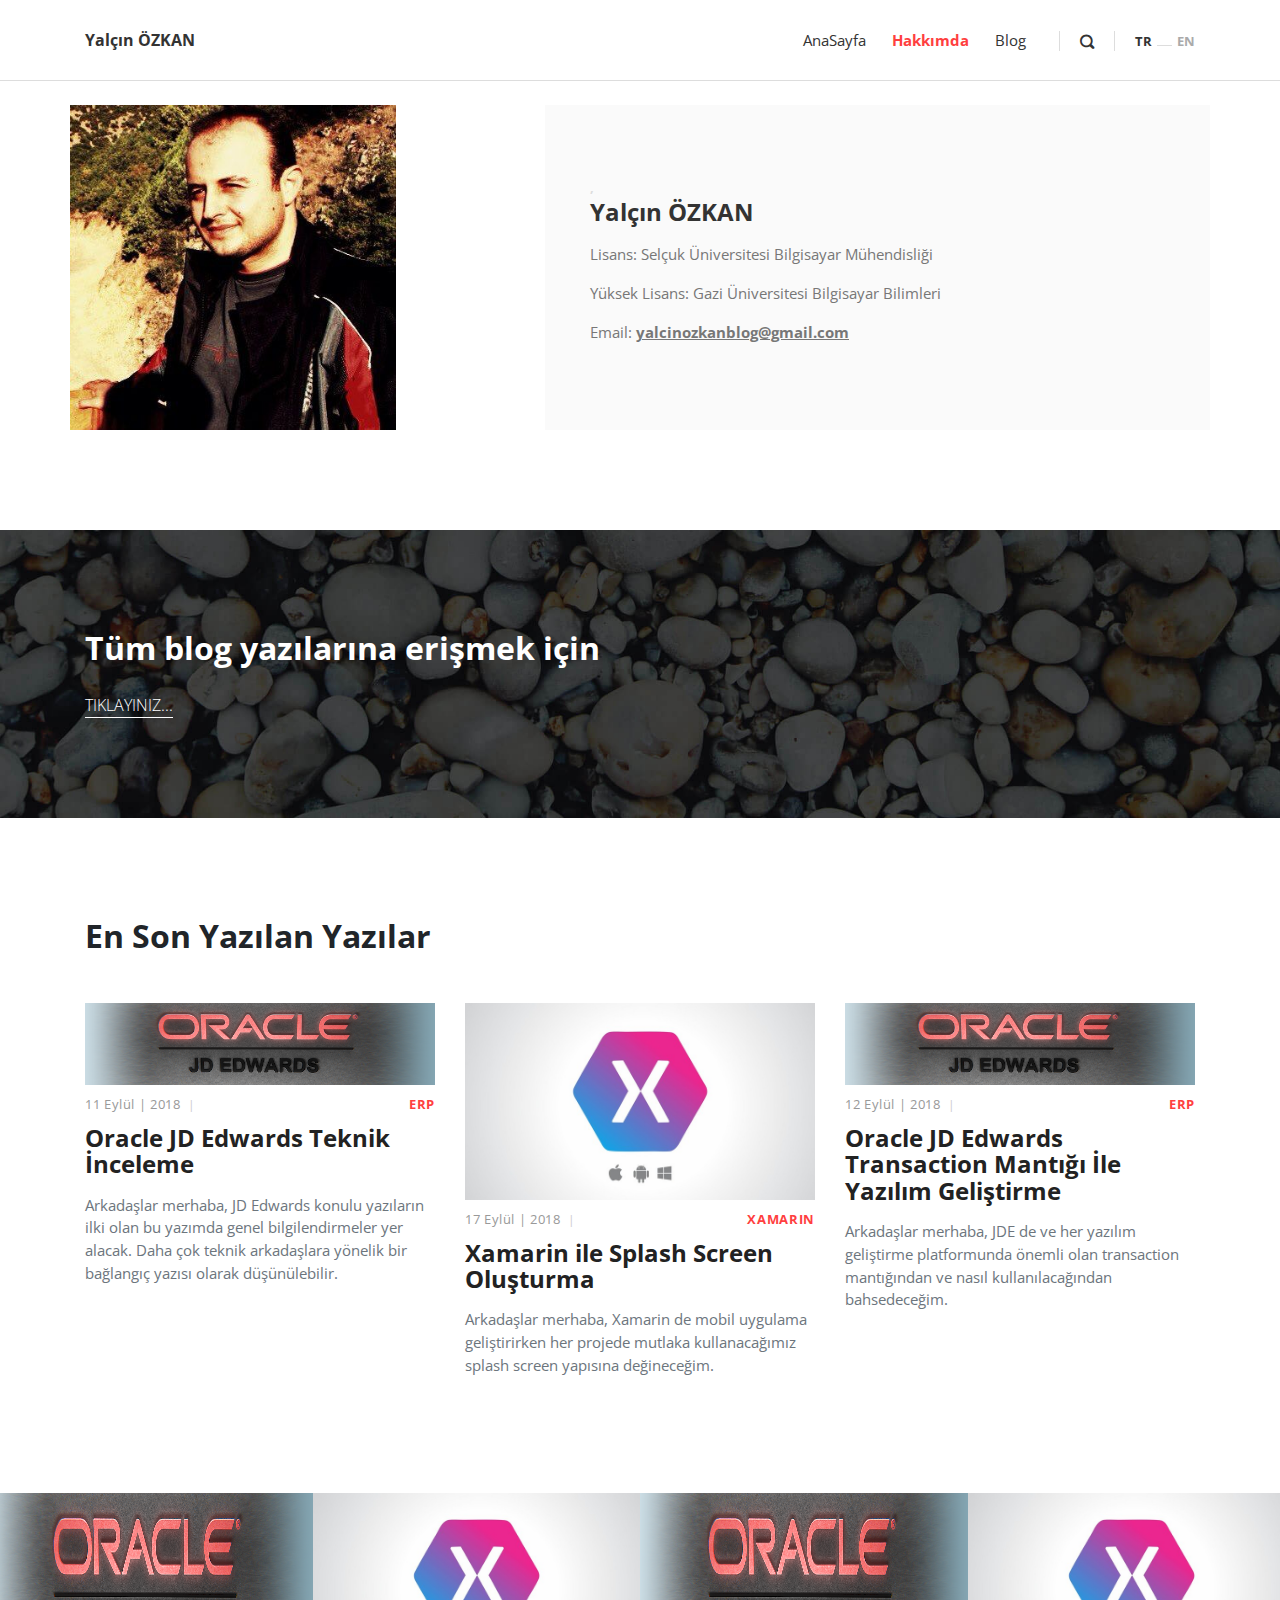
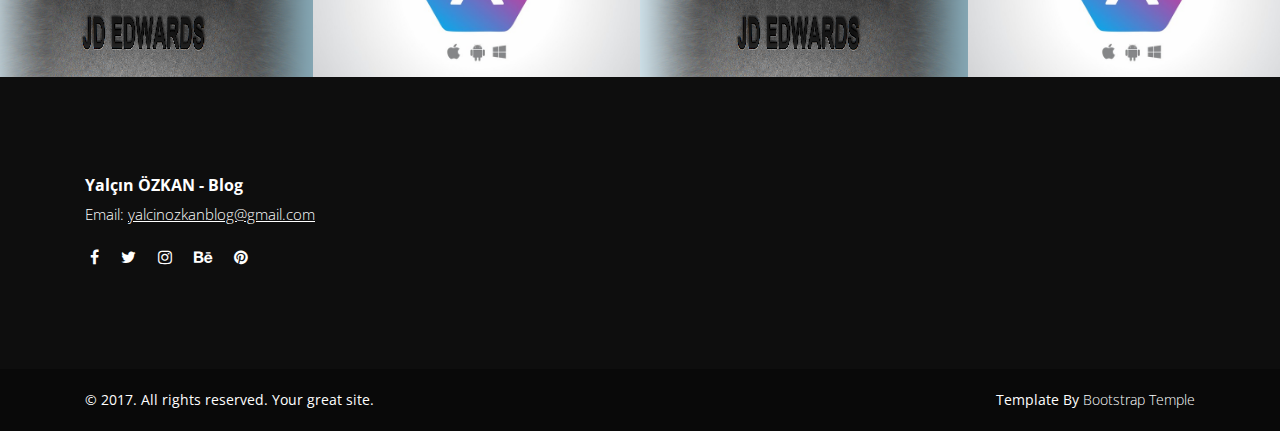
<file: distribution/About.html>
<!DOCTYPE html>
<html>
  <head>
    <meta charset="utf-8">
    <meta http-equiv="X-UA-Compatible" content="IE=edge">
    <title>Yalçın Özkan ın Bloğu</title>
    <meta name="description" content="">
    <meta name="viewport" content="width=device-width, initial-scale=1">
    <meta name="robots" content="all,follow">
    <!-- Bootstrap CSS-->
    <link rel="stylesheet" href="vendor/bootstrap/css/bootstrap.min.css">
    <!-- Font Awesome CSS-->
    <link rel="stylesheet" href="vendor/font-awesome/css/font-awesome.min.css">
    <!-- Custom icon font-->
    <link rel="stylesheet" href="css/fontastic.css">
    <!-- Google fonts - Open Sans-->
    <link rel="stylesheet" href="https://fonts.googleapis.com/css?family=Open+Sans:300,400,700">
    <!-- Fancybox-->
    <link rel="stylesheet" href="vendor/@fancyapps/fancybox/jquery.fancybox.min.css">
    <!-- theme stylesheet-->
    <link rel="stylesheet" href="css/style.red.css" id="theme-stylesheet">
    <!-- Custom stylesheet - for your changes-->
    <link rel="stylesheet" href="css/custom.css">
    <!-- Favicon-->
    <link rel="shortcut icon" href="favicon.png">
    <!-- Tweaks for older IEs--><!--[if lt IE 9]>
        <script src="https://oss.maxcdn.com/html5shiv/3.7.3/html5shiv.min.js"></script>
        <script src="https://oss.maxcdn.com/respond/1.4.2/respond.min.js"></script><![endif]-->
  </head>
  <body>
    <header class="header">
      <!-- Main Navbar-->
      <nav class="navbar navbar-expand-lg">
        <div class="search-area">
          <div class="search-area-inner d-flex align-items-center justify-content-center">
            <div class="close-btn"><i class="icon-close"></i></div>
            <div class="row d-flex justify-content-center">
              <div class="col-md-8">
                <form action="#">
                  <div class="form-group">
                    <input type="search" name="search" id="search" placeholder="What are you looking for?">
                    <button type="submit" class="submit"><i class="icon-search-1"></i></button>
                  </div>
                </form>
              </div>
            </div>
          </div>
        </div>
        <div class="container">
          <!-- Navbar Brand -->
          <div class="navbar-header d-flex align-items-center justify-content-between">
            <!-- Navbar Brand --><a href="index.html" class="navbar-brand">Yalçın ÖZKAN</a>
            <!-- Toggle Button-->
            <button type="button" data-toggle="collapse" data-target="#navbarcollapse" aria-controls="navbarcollapse" aria-expanded="false" aria-label="Toggle navigation" class="navbar-toggler"><span></span><span></span><span></span></button>
          </div>	  
          <!-- Navbar Menu -->
          <div id="navbarcollapse" class="collapse navbar-collapse">
            <ul class="navbar-nav ml-auto">
              <li class="nav-item"><a href="index.html" class="nav-link">AnaSayfa</a>
              </li>
			  <li class="nav-item"><a href="#" class="nav-link active">Hakkımda</a>
              </li>
              <li class="nav-item"><a href="blog.html" class="nav-link ">Blog</a>
              </li>
            </ul>
            <div class="navbar-text"><a href="#" class="search-btn"><i class="icon-search-1"></i></a></div>
            <ul class="langs navbar-text"><a href="#" class="active">TR</a><span>           </span><a href="#">EN</a></ul>
          </div>
        </div>
      </nav>
    </header>	
	<br/>
	  <section class="featured-posts no-padding-top">
	  
      <div class="container">
	  
        <!-- Post        -->
        <div class="row d-flex align-items-stretch">
          <div class="image col-lg-5"><img src="img/profil.jpg" alt="..."></div>
          <div class="text col-lg-7">
            <div class="text-inner d-flex align-items-center">
              <div class="content">
                <header class="post-header">
                  <div class="category"><a href="#"></a><a href=""></a></div><a href="">
                    <h2 class="h4">Yalçın ÖZKAN</h2></a>
                </header>
                <p>Lisans: Selçuk Üniversitesi Bilgisayar Mühendisliği</p>
				<p>Yüksek Lisans: Gazi Üniversitesi Bilgisayar Bilimleri</p>
				<p>Email: <a href="mailto:yalcinozkanblog@gmail.com"><b><u>yalcinozkanblog@gmail.com</u></b></a></p>
              </div>
            </div>
          </div>
        </div>

    </section>

    <!-- Divider Section-->
    <section style="background: url(img/divider-bg.jpg); background-size: cover; background-position: center bottom" class="divider">
      <div class="container">
        <div class="row">
          <div class="col-md-7">
            <h2>Tüm blog yazılarına erişmek için</h2><a href="blog.html" class="hero-link">Tıklayınız...</a>
          </div>
        </div>
      </div>
    </section>
    <!-- Latest Posts -->
    <section class="latest-posts"> 
      <div class="container">
        <header> 
          <h2>En Son Yazılan Yazılar</h2>
          <p class="text-big"></p>
        </header>
        <div class="row">
          <div class="post col-md-4">
            <div class="post-thumbnail"><a href="postjdeteknik.html"><img src="img/jdeteknik.png" alt="..." class="img-fluid"></a></div>
            <div class="post-details">
              <div class="post-meta d-flex justify-content-between">
                <div class="date">11 Eylül | 2018</div>
                <div class="category"><a href="#">ERP</a></div>
              </div><a href="postjdeteknik.html">
                <h3 class="h4">Oracle JD Edwards Teknik İnceleme</h3></a>
              <p class="text-muted">Arkadaşlar merhaba, JD Edwards konulu yazıların ilki olan bu yazımda genel bilgilendirmeler yer alacak. Daha çok teknik arkadaşlara yönelik bir bağlangıç yazısı olarak düşünülebilir.</p>
            </div>
          </div>
          <div class="post col-md-4">
            <div class="post-thumbnail"><a href="postxamarinsplash.html"><img src="img/xamarin.jpg" alt="..." class="img-fluid"></a></div>
            <div class="post-details">
              <div class="post-meta d-flex justify-content-between">
                <div class="date">17 Eylül | 2018</div>
                <div class="category"><a href="#">XAMARIN</a></div>
              </div><a href="postxamarinsplash.html">
                <h3 class="h4">Xamarin ile Splash Screen Oluşturma</h3></a>
              <p class="text-muted">Arkadaşlar merhaba, Xamarin de mobil uygulama geliştirirken her projede mutlaka kullanacağımız splash screen yapısına değineceğim.</p>
            </div>
          </div>
          <div class="post col-md-4">
            <div class="post-thumbnail"><a href="postjdetransaction.html"><img src="img/jdeteknik.png" alt="..." class="img-fluid"></a></div>
            <div class="post-details">
              <div class="post-meta d-flex justify-content-between">
                <div class="date">12 Eylül | 2018</div>
                <div class="category"><a href="#">ERP</a></div>
              </div><a href="postjdetransaction.html">
                <h3 class="h4">Oracle JD Edwards Transaction Mantığı İle Yazılım Geliştirme</h3></a>
              <p class="text-muted">Arkadaşlar merhaba,  JDE de ve her yazılım geliştirme platformunda önemli olan transaction mantığından ve nasıl kullanılacağından bahsedeceğim.</p>
            </div>
          </div>
        </div>
      </div>
    </section>
    <!-- Newsletter Section-->
<!--     <section class="newsletter no-padding-top">    
      <div class="container">
        <div class="row">
          <div class="col-md-6">
            <h2>Subscribe to Newsletter</h2>
            <p class="text-big">Lorem ipsum dolor sit amet, consectetur adipisicing elit, sed do eiusmod tempor incididunt ut labore et dolore magna aliqua.</p>
          </div>
          <div class="col-md-8">
            <div class="form-holder">
              <form action="#">
                <div class="form-group">
                  <input type="email" name="email" id="email" placeholder="Type your email address">
                  <button type="submit" class="submit">Subscribe</button>
                </div>
              </form>
            </div>
          </div>
        </div>
      </div>
    </section> -->
    <!-- Gallery Section-->
    <section class="gallery no-padding">    
      <div class="row">
        <div class="mix col-lg-3 col-md-3 col-sm-6">
          <div class="item"><a href="img/jdeteknik.png" data-fancybox="gallery" class="image"><img src="img/jdeteknik.png" alt="..." class="img-fluid">
              <div class="overlay d-flex align-items-center justify-content-center"><i class="icon-search"></i></div></a></div>
        </div>
        <div class="mix col-lg-3 col-md-3 col-sm-6">
          <div class="item"><a href="img/xamarin.jpg" data-fancybox="gallery" class="image"><img src="img/xamarin.jpg" alt="..." class="img-fluid">
              <div class="overlay d-flex align-items-center justify-content-center"><i class="icon-search"></i></div></a></div>
        </div>
        <div class="mix col-lg-3 col-md-3 col-sm-6">
          <div class="item"><a href="img/jdeteknik.png" data-fancybox="gallery" class="image"><img src="img/jdeteknik.png" alt="..." class="img-fluid">
              <div class="overlay d-flex align-items-center justify-content-center"><i class="icon-search"></i></div></a></div>
        </div>
        <div class="mix col-lg-3 col-md-3 col-sm-6">
          <div class="item"><a href="img/xamarin.jpg" data-fancybox="gallery" class="image"><img src="img/xamarin.jpg" alt="..." class="img-fluid">
              <div class="overlay d-flex align-items-center justify-content-center"><i class="icon-search"></i></div></a></div>
        </div>
      </div>
    </section>
    <!-- Page Footer-->
    <footer class="main-footer">
      <div class="container">
        <div class="row">
          <div class="col-md-4">
            <div class="logo">
              <h6 class="text-white">Yalçın ÖZKAN - Blog</h6>
            </div>
            <div class="contact-details">
              <!-- <p>53 Broadway, Broklyn, NY 11249</p> -->
              <!-- <p>Phone: (020) 123 456 789</p> -->
              <p>Email: <a href="mailto:yalcinozkanblog@gmail.com">yalcinozkanblog@gmail.com</a></p>
              <ul class="social-menu">
                <li class="list-inline-item"><a href="#"><i class="fa fa-facebook"></i></a></li>
                <li class="list-inline-item"><a href="#"><i class="fa fa-twitter"></i></a></li>
                <li class="list-inline-item"><a href="#"><i class="fa fa-instagram"></i></a></li>
                <li class="list-inline-item"><a href="#"><i class="fa fa-behance"></i></a></li>
                <li class="list-inline-item"><a href="#"><i class="fa fa-pinterest"></i></a></li>
              </ul>
            </div>
          </div>
<!--           <div class="col-md-4">
            <div class="menus d-flex">
              <ul class="list-unstyled">
                <li> <a href="#">My Account</a></li>
                <li> <a href="#">Add Listing</a></li>
                <li> <a href="#">Pricing</a></li>
                <li> <a href="#">Privacy &amp; Policy</a></li>
              </ul>
              <ul class="list-unstyled">
                <li> <a href="#">Our Partners</a></li>
                <li> <a href="#">FAQ</a></li>
                <li> <a href="#">How It Works</a></li>
                <li> <a href="#">Contact</a></li>
              </ul>
            </div>
          </div> -->
<!--           <div class="col-md-4">
            <div class="latest-posts"><a href="#">
                <div class="post d-flex align-items-center">
                  <div class="image"><img src="img/small-thumbnail-1.jpg" alt="..." class="img-fluid"></div>
                  <div class="title"><strong>Hotels for all budgets</strong><span class="date last-meta">October 26, 2016</span></div>
                </div></a><a href="#">
                <div class="post d-flex align-items-center">
                  <div class="image"><img src="img/small-thumbnail-2.jpg" alt="..." class="img-fluid"></div>
                  <div class="title"><strong>Great street atrs in London</strong><span class="date last-meta">October 26, 2016</span></div>
                </div></a><a href="#">
                <div class="post d-flex align-items-center">
                  <div class="image"><img src="img/small-thumbnail-3.jpg" alt="..." class="img-fluid"></div>
                  <div class="title"><strong>Best coffee shops in Sydney</strong><span class="date last-meta">October 26, 2016</span></div>
                </div></a></div>
          </div> -->
        </div>
      </div>
      <div class="copyrights">
        <div class="container">
          <div class="row">
            <div class="col-md-6">
              <p>&copy; 2017. All rights reserved. Your great site.</p>
            </div>
            <div class="col-md-6 text-right">
              <p>Template By <a href="https://bootstraptemple.com" class="text-white">Bootstrap Temple</a>
                <!-- Please do not remove the backlink to Bootstrap Temple unless you purchase an attribution-free license @ Bootstrap Temple or support us at http://bootstrapious.com/donate. It is part of the license conditions. Thanks for understanding :)                         -->
              </p>
            </div>
          </div>
        </div>
      </div>
    </footer>
    <!-- JavaScript files-->
    <script src="vendor/jquery/jquery.min.js"></script>
    <script src="vendor/popper.js/umd/popper.min.js"> </script>
    <script src="vendor/bootstrap/js/bootstrap.min.js"></script>
    <script src="vendor/jquery.cookie/jquery.cookie.js"> </script>
    <script src="vendor/@fancyapps/fancybox/jquery.fancybox.min.js"></script>
    <script src="js/front.js"></script>
  </body>
</html>
</file>
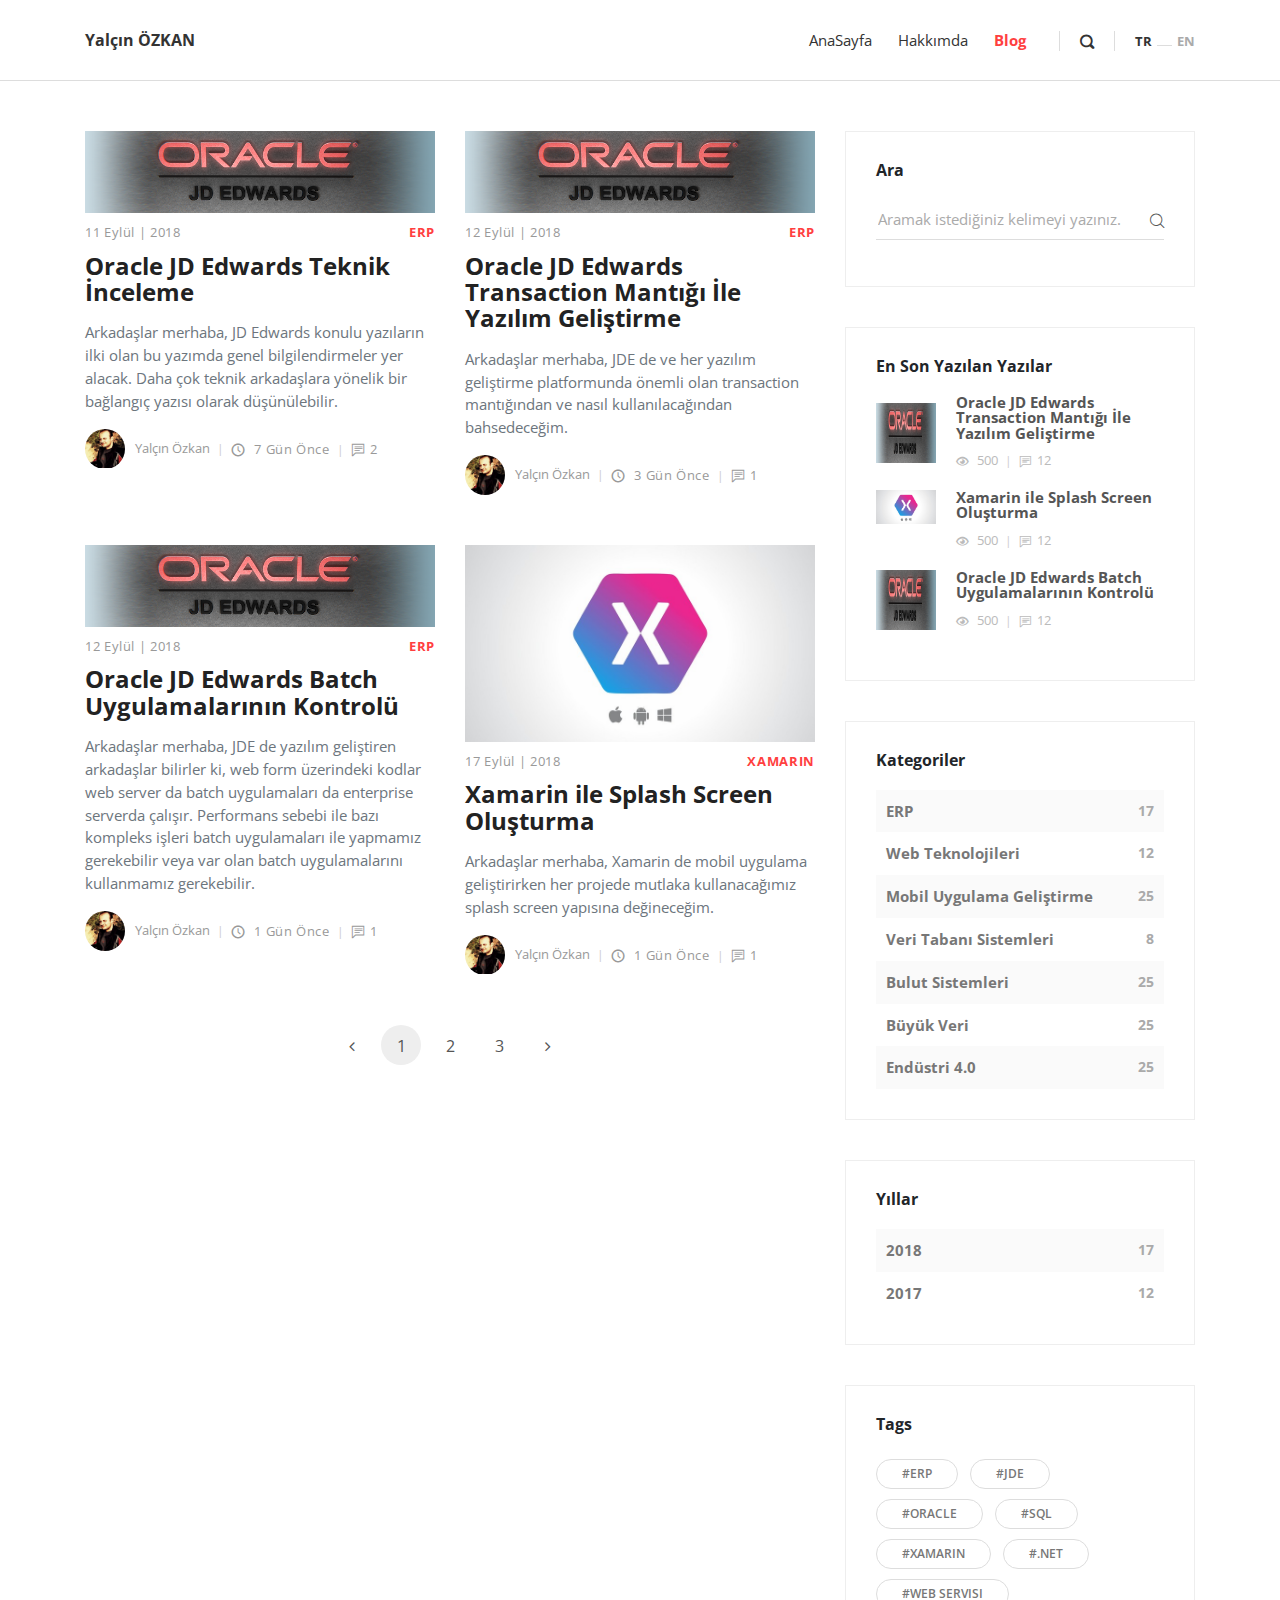
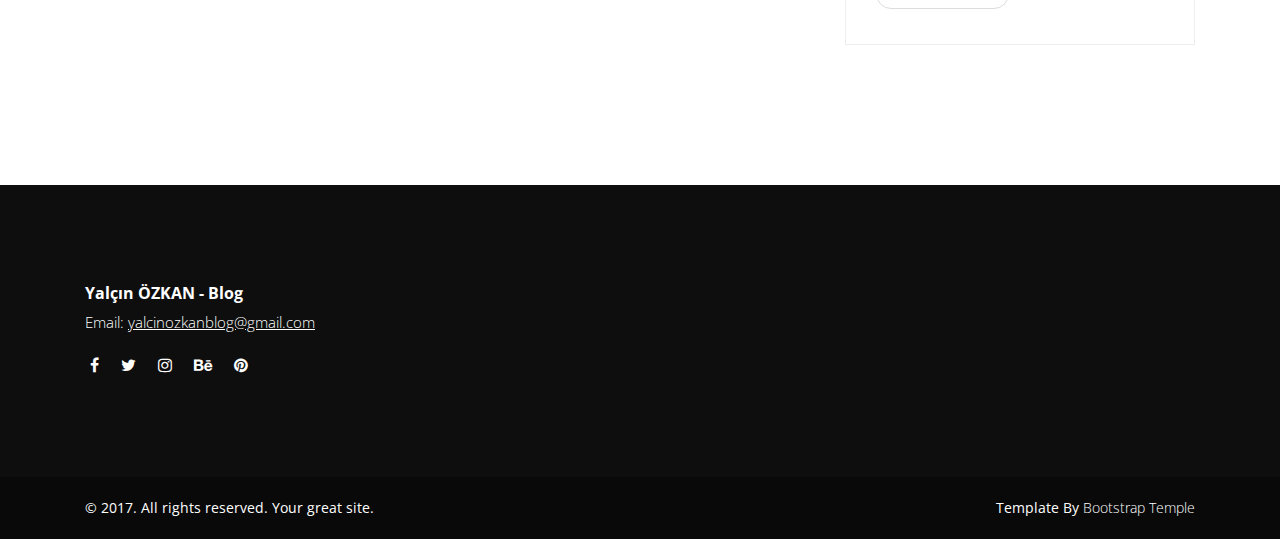
<file: distribution/blog.html>
<!DOCTYPE html>
<html>
  <head>
    <meta charset="utf-8">
    <meta http-equiv="X-UA-Compatible" content="IE=edge">
    <title>Yalçın Özkan ın Bloğu</title>
    <meta name="description" content="">
    <meta name="viewport" content="width=device-width, initial-scale=1">
    <meta name="robots" content="all,follow">
    <!-- Bootstrap CSS-->
    <link rel="stylesheet" href="vendor/bootstrap/css/bootstrap.min.css">
    <!-- Font Awesome CSS-->
    <link rel="stylesheet" href="vendor/font-awesome/css/font-awesome.min.css">
    <!-- Custom icon font-->
    <link rel="stylesheet" href="css/fontastic.css">
    <!-- Google fonts - Open Sans-->
    <link rel="stylesheet" href="https://fonts.googleapis.com/css?family=Open+Sans:300,400,700">
    <!-- Fancybox-->
    <link rel="stylesheet" href="vendor/@fancyapps/fancybox/jquery.fancybox.min.css">
    <!-- theme stylesheet-->
    <link rel="stylesheet" href="css/style.red.css" id="theme-stylesheet">
    <!-- Custom stylesheet - for your changes-->
    <link rel="stylesheet" href="css/custom.css">
    <!-- Favicon-->
    <link rel="shortcut icon" href="favicon.png">
    <!-- Tweaks for older IEs--><!--[if lt IE 9]>
        <script src="https://oss.maxcdn.com/html5shiv/3.7.3/html5shiv.min.js"></script>
        <script src="https://oss.maxcdn.com/respond/1.4.2/respond.min.js"></script><![endif]-->
  </head>
  <body>
    <header class="header">
      <!-- Main Navbar-->
      <nav class="navbar navbar-expand-lg">
        <div class="search-area">
          <div class="search-area-inner d-flex align-items-center justify-content-center">
            <div class="close-btn"><i class="icon-close"></i></div>
            <div class="row d-flex justify-content-center">
              <div class="col-md-8">
                <form action="#">
                  <div class="form-group">
                    <input type="search" name="search" id="search" placeholder="What are you looking for?">
                    <button type="submit" class="submit"><i class="icon-search-1"></i></button>
                  </div>
                </form>
              </div>
            </div>
          </div>
        </div>
        <div class="container">
          <!-- Navbar Brand -->
          <div class="navbar-header d-flex align-items-center justify-content-between">
            <!-- Navbar Brand --><a href="index.html" class="navbar-brand">Yalçın ÖZKAN</a>
            <!-- Toggle Button-->
            <button type="button" data-toggle="collapse" data-target="#navbarcollapse" aria-controls="navbarcollapse" aria-expanded="false" aria-label="Toggle navigation" class="navbar-toggler"><span></span><span></span><span></span></button>
          </div>
          <!-- Navbar Menu -->
          <div id="navbarcollapse" class="collapse navbar-collapse">
            <ul class="navbar-nav ml-auto">
              <li class="nav-item"><a href="index.html" class="nav-link ">AnaSayfa</a>
              </li>
			  <li class="nav-item"><a href="About.html" class="nav-link">Hakkımda</a>
              </li>
              <li class="nav-item"><a href="blog.html" class="nav-link active">Blog</a>
              </li>
            </ul>
            <div class="navbar-text"><a href="#" class="search-btn"><i class="icon-search-1"></i></a></div>
            <ul class="langs navbar-text"><a href="#" class="active">TR</a><span>           </span><a href="#">EN</a></ul>
          </div>
        </div>
      </nav>
    </header>
    <div class="container">
      <div class="row">
        <!-- Latest Posts -->
        <main class="posts-listing col-lg-8"> 
          <div class="container">
            <div class="row">
              <!-- post -->
              <div class="post col-xl-6">
                <div class="post-thumbnail"><a href="postjdeteknik.html"><img src="img/jdeteknik.png" alt="..." class="img-fluid"></a></div>
                <div class="post-details">
                  <div class="post-meta d-flex justify-content-between">
                    <div class="date meta-last">11 Eylül | 2018</div>
                    <div class="category"><a href="#">ERP</a></div>
                  </div><a href="postjdeteknik.html">
                    <h3 class="h4">Oracle JD Edwards Teknik İnceleme</h3></a>
                  <p class="text-muted">Arkadaşlar merhaba, JD Edwards konulu yazıların ilki olan bu yazımda genel bilgilendirmeler yer alacak. Daha çok teknik arkadaşlara yönelik bir bağlangıç yazısı olarak düşünülebilir. </p>
                  <footer class="post-footer d-flex align-items-center"><a href="#" class="author d-flex align-items-center flex-wrap">
                      <div class="avatar"><img src="img/profil.jpg" alt="..." class="img-fluid"></div>
                      <div class="title"><span>Yalçın Özkan</span></div></a>
                    <div class="date"><i class="icon-clock"></i> 7 gün önce</div>
                    <div class="comments meta-last"><i class="icon-comment"></i>2</div>
                  </footer>
                </div>
              </div>
              <!-- post             -->
              <div class="post col-xl-6">
                <div class="post-thumbnail"><a href="postjdetransaction.html"><img src="img/jdeteknik.png" alt="..." class="img-fluid"></a></div>
                <div class="post-details">
                  <div class="post-meta d-flex justify-content-between">
                    <div class="date meta-last">12 Eylül | 2018</div>
                    <div class="category"><a href="#">ERP</a></div>
                  </div><a href="postjdetransaction.html">
                    <h3 class="h4">Oracle JD Edwards Transaction Mantığı İle Yazılım Geliştirme</h3></a>
                  <p class="text-muted">Arkadaşlar merhaba,  JDE de ve her yazılım geliştirme platformunda önemli olan transaction mantığından ve nasıl kullanılacağından bahsedeceğim. </p>
                  <div class="post-footer d-flex align-items-center"><a href="#" class="author d-flex align-items-center flex-wrap">
                      <div class="avatar"><img src="img/profil.jpg" alt="..." class="img-fluid"></div>
                      <div class="title"><span>Yalçın Özkan</span></div></a>
                    <div class="date"><i class="icon-clock"></i> 3 gün önce</div>
                    <div class="comments meta-last"><i class="icon-comment"></i>1</div>
                  </div>
                </div>
              </div>
              <!-- post             -->
              <div class="post col-xl-6">
                <div class="post-thumbnail"><a href="postjdebatchcontrol.html"><img src="img/jdeteknik.png" alt="..." class="img-fluid"></a></div>
                <div class="post-details">
                  <div class="post-meta d-flex justify-content-between">
                    <div class="date meta-last">12 Eylül | 2018</div>
                    <div class="category"><a href="#">ERP</a></div>
                  </div><a href="postjdebatchcontrol.html">
                    <h3 class="h4">Oracle JD Edwards Batch Uygulamalarının Kontrolü</h3></a>
                  <p class="text-muted">Arkadaşlar merhaba, JDE de yazılım geliştiren arkadaşlar bilirler ki, web form üzerindeki kodlar web server da batch uygulamaları da enterprise serverda çalışır. Performans sebebi ile bazı kompleks işleri batch uygulamaları ile yapmamız gerekebilir veya var olan batch uygulamalarını kullanmamız gerekebilir.</p>
                  <div class="post-footer d-flex align-items-center"><a href="#" class="author d-flex align-items-center flex-wrap">
                      <div class="avatar"><img src="img/profil.jpg" alt="..." class="img-fluid"></div>
                      <div class="title"><span>Yalçın Özkan</span></div></a>
                    <div class="date"><i class="icon-clock"></i> 1 gün önce</div>
                    <div class="comments meta-last"><i class="icon-comment"></i>1</div>
                  </div>
                </div>
              </div>
              <!-- post -->
              <div class="post col-xl-6">
                <div class="post-thumbnail"><a href="postxamarinsplash.html"><img src="img/xamarin.jpg" alt="..." class="img-fluid"></a></div>
                <div class="post-details">
                  <div class="post-meta d-flex justify-content-between">
                    <div class="date meta-last">17 Eylül | 2018</div>
                    <div class="category"><a href="#">XAMARIN</a></div>
                  </div><a href="postxamarinsplash.html">
                    <h3 class="h4">Xamarin ile Splash Screen Oluşturma</h3></a>
                  <p class="text-muted">Arkadaşlar merhaba, Xamarin de mobil uygulama geliştirirken her projede mutlaka kullanacağımız splash screen yapısına değineceğim.</p>
                  <div class="post-footer d-flex align-items-center"><a href="#" class="author d-flex align-items-center flex-wrap">
                      <div class="avatar"><img src="img/profil.jpg" alt="..." class="img-fluid"></div>
                      <div class="title"><span>Yalçın Özkan</span></div></a>
                    <div class="date"><i class="icon-clock"></i> 1 gün önce</div>
                    <div class="comments meta-last"><i class="icon-comment"></i>1</div>
                  </div>
                </div>
              </div>
            </div>
            <!-- Pagination -->
            <nav aria-label="Page navigation example">
              <ul class="pagination pagination-template d-flex justify-content-center">
                <li class="page-item"><a href="#" class="page-link"> <i class="fa fa-angle-left"></i></a></li>
                <li class="page-item"><a href="#" class="page-link active">1</a></li>
                <li class="page-item"><a href="#" class="page-link">2</a></li>
                <li class="page-item"><a href="#" class="page-link">3</a></li>
                <li class="page-item"><a href="#" class="page-link"> <i class="fa fa-angle-right"></i></a></li>
              </ul>
            </nav>
          </div>
        </main>
        <aside class="col-lg-4">
          <!-- Widget [Search Bar Widget]-->
          <div class="widget search">
            <header>
              <h3 class="h6">Ara</h3>
            </header>
            <form action="#" class="search-form">
              <div class="form-group">
                <input type="search" placeholder="Aramak istediğiniz kelimeyi yazınız.">
                <button type="submit" class="submit"><i class="icon-search"></i></button>
              </div>
            </form>
          </div>
          <!-- Widget [Latest Posts Widget]        -->
          <div class="widget latest-posts">
            <header>
              <h3 class="h6">En Son Yazılan Yazılar</h3>
            </header>
            <div class="blog-posts"><a href="#">
                <div class="item d-flex align-items-center">
                  <div class="image"><img src="img/smalljdeteknik.png" alt="..." class="img-fluid"></div>
                  <div class="title"><strong>Oracle JD Edwards Transaction Mantığı İle Yazılım Geliştirme</strong>
                    <div class="d-flex align-items-center">
                      <div class="views"><i class="icon-eye"></i> 500</div>
                      <div class="comments"><i class="icon-comment"></i>12</div>
                    </div>
                  </div>
                </div></a><a href="#">
                <div class="item d-flex align-items-center">
                  <div class="image"><img src="img/xamarin.jpg" alt="..." class="img-fluid"></div>
                  <div class="title"><strong>Xamarin ile Splash Screen Oluşturma</strong>
                    <div class="d-flex align-items-center">
                      <div class="views"><i class="icon-eye"></i> 500</div>
                      <div class="comments"><i class="icon-comment"></i>12</div>
                    </div>
                  </div>
                </div></a><a href="#">
                <div class="item d-flex align-items-center">
                  <div class="image"><img src="img/smalljdeteknik.png" alt="..." class="img-fluid"></div>
                  <div class="title"><strong>Oracle JD Edwards Batch Uygulamalarının Kontrolü</strong>
                    <div class="d-flex align-items-center">
                      <div class="views"><i class="icon-eye"></i> 500</div>
                      <div class="comments"><i class="icon-comment"></i>12</div>
                    </div>
                  </div>
                </div></a></div>
          </div>
          <!-- Widget [Categories Widget]-->
          <div class="widget categories">
            <header>
              <h3 class="h6">Kategoriler</h3>
            </header>
			<div class="item d-flex justify-content-between"><a href="#">ERP</a><span>17</span></div>
            <div class="item d-flex justify-content-between"><a href="#">Web Teknolojileri</a><span>12</span></div>
            <div class="item d-flex justify-content-between"><a href="#">Mobil Uygulama Geliştirme</a><span>25</span></div>
            <div class="item d-flex justify-content-between"><a href="#">Veri Tabanı Sistemleri</a><span>8</span></div>
            <div class="item d-flex justify-content-between"><a href="#">Bulut Sistemleri</a><span>25</span></div>
			<div class="item d-flex justify-content-between"><a href="#">Büyük Veri</a><span>25</span></div>
			<div class="item d-flex justify-content-between"><a href="#">Endüstri 4.0</a><span>25</span></div>
          </div>
          <!-- Widget [Tags Cloud Widget]-->
		  
		  <!-- Widget [Categories Widget]-->
          <div class="widget categories">
            <header>
              <h3 class="h6">Yıllar</h3>
            </header>
			<div class="item d-flex justify-content-between"><a href="#">2018</a><span>17</span></div>
            <div class="item d-flex justify-content-between"><a href="#">2017</a><span>12</span></div>
          </div>
          <!-- Widget [Tags Cloud Widget]-->
          <div class="widget tags">       
            <header>
              <h3 class="h6">Tags</h3>
            </header>
            <ul class="list-inline">
              <li class="list-inline-item"><a href="#" class="tag">#ERP</a></li>
              <li class="list-inline-item"><a href="#" class="tag">#JDE</a></li>
              <li class="list-inline-item"><a href="#" class="tag">#Oracle</a></li>
              <li class="list-inline-item"><a href="#" class="tag">#SQL</a></li>
              <li class="list-inline-item"><a href="#" class="tag">#Xamarin</a></li>
			  <li class="list-inline-item"><a href="#" class="tag">#.NET</a></li>
              <li class="list-inline-item"><a href="#" class="tag">#Web Servisi</a></li>
            </ul>
          </div>
        </aside>
      </div>
    </div>
    <!-- Page Footer-->
    <footer class="main-footer">
      <div class="container">
        <div class="row">
          <div class="col-md-4">
            <div class="logo">
              <h6 class="text-white">Yalçın ÖZKAN - Blog</h6>
            </div>
            <div class="contact-details">
              <!-- <p>53 Broadway, Broklyn, NY 11249</p> -->
              <!-- <p>Phone: (020) 123 456 789</p> -->
              <p>Email: <a href="mailto:info@company.com">yalcinozkanblog@gmail.com</a></p>
              <ul class="social-menu">
                <li class="list-inline-item"><a href="#"><i class="fa fa-facebook"></i></a></li>
                <li class="list-inline-item"><a href="#"><i class="fa fa-twitter"></i></a></li>
                <li class="list-inline-item"><a href="#"><i class="fa fa-instagram"></i></a></li>
                <li class="list-inline-item"><a href="#"><i class="fa fa-behance"></i></a></li>
                <li class="list-inline-item"><a href="#"><i class="fa fa-pinterest"></i></a></li>
              </ul>
            </div>
          </div>
<!--           <div class="col-md-4">
            <div class="menus d-flex">
              <ul class="list-unstyled">
                <li> <a href="#">My Account</a></li>
                <li> <a href="#">Add Listing</a></li>
                <li> <a href="#">Pricing</a></li>
                <li> <a href="#">Privacy &amp; Policy</a></li>
              </ul>
              <ul class="list-unstyled">
                <li> <a href="#">Our Partners</a></li>
                <li> <a href="#">FAQ</a></li>
                <li> <a href="#">How It Works</a></li>
                <li> <a href="#">Contact</a></li>
              </ul>
            </div>
          </div> -->
<!--           <div class="col-md-4">
            <div class="latest-posts"><a href="#">
                <div class="post d-flex align-items-center">
                  <div class="image"><img src="img/small-thumbnail-1.jpg" alt="..." class="img-fluid"></div>
                  <div class="title"><strong>Hotels for all budgets</strong><span class="date last-meta">October 26, 2016</span></div>
                </div></a><a href="#">
                <div class="post d-flex align-items-center">
                  <div class="image"><img src="img/small-thumbnail-2.jpg" alt="..." class="img-fluid"></div>
                  <div class="title"><strong>Great street atrs in London</strong><span class="date last-meta">October 26, 2016</span></div>
                </div></a><a href="#">
                <div class="post d-flex align-items-center">
                  <div class="image"><img src="img/small-thumbnail-3.jpg" alt="..." class="img-fluid"></div>
                  <div class="title"><strong>Best coffee shops in Sydney</strong><span class="date last-meta">October 26, 2016</span></div>
                </div></a></div>
          </div> -->
        </div>
      </div>
      <div class="copyrights">
        <div class="container">
          <div class="row">
            <div class="col-md-6">
              <p>&copy; 2017. All rights reserved. Your great site.</p>
            </div>
            <div class="col-md-6 text-right">
              <p>Template By <a href="https://bootstraptemple.com" class="text-white">Bootstrap Temple</a>
                <!-- Please do not remove the backlink to Bootstrap Temple unless you purchase an attribution-free license @ Bootstrap Temple or support us at http://bootstrapious.com/donate. It is part of the license conditions. Thanks for understanding :)                         -->
              </p>
            </div>
          </div>
        </div>
      </div>
    </footer>
    <!-- JavaScript files-->
    <script src="vendor/jquery/jquery.min.js"></script>
    <script src="vendor/popper.js/umd/popper.min.js"> </script>
    <script src="vendor/bootstrap/js/bootstrap.min.js"></script>
    <script src="vendor/jquery.cookie/jquery.cookie.js"> </script>
    <script src="vendor/@fancyapps/fancybox/jquery.fancybox.min.js"></script>
    <script src="js/front.js"></script>
  </body>
</html>
</file>
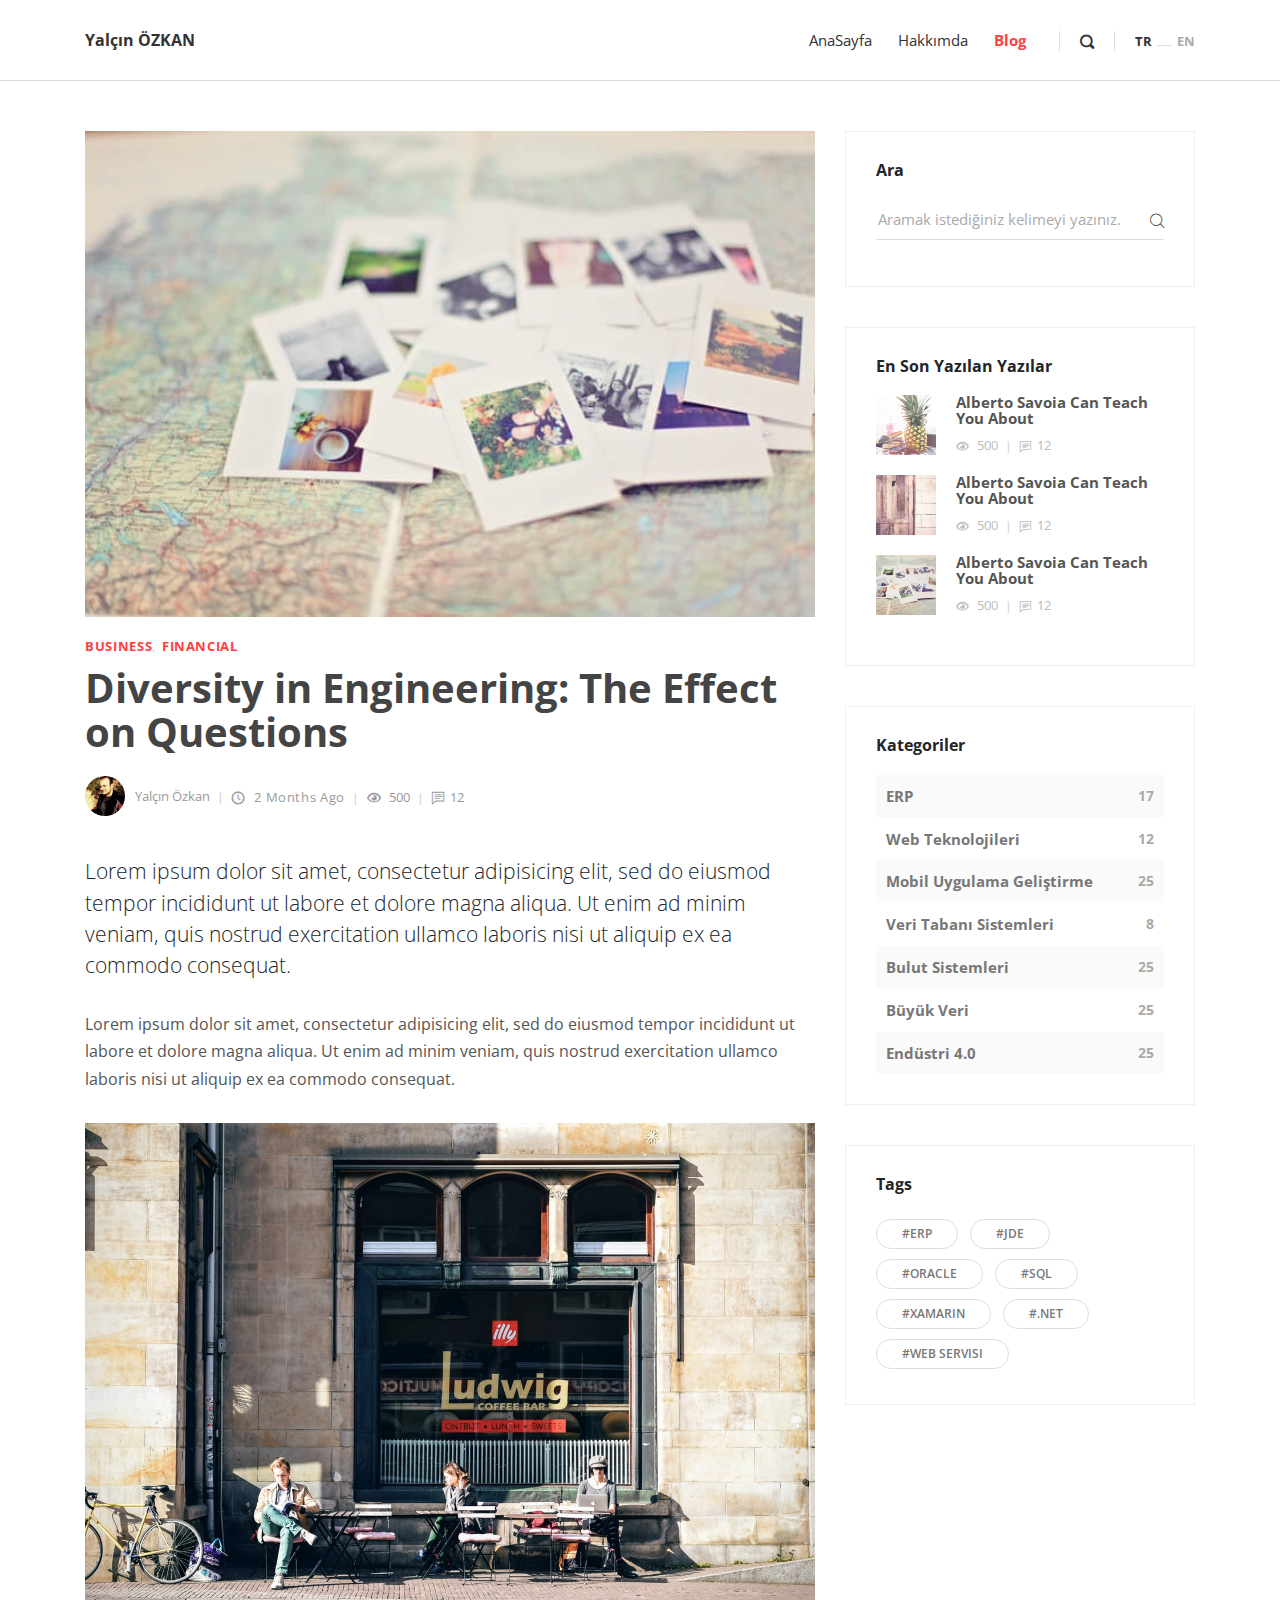
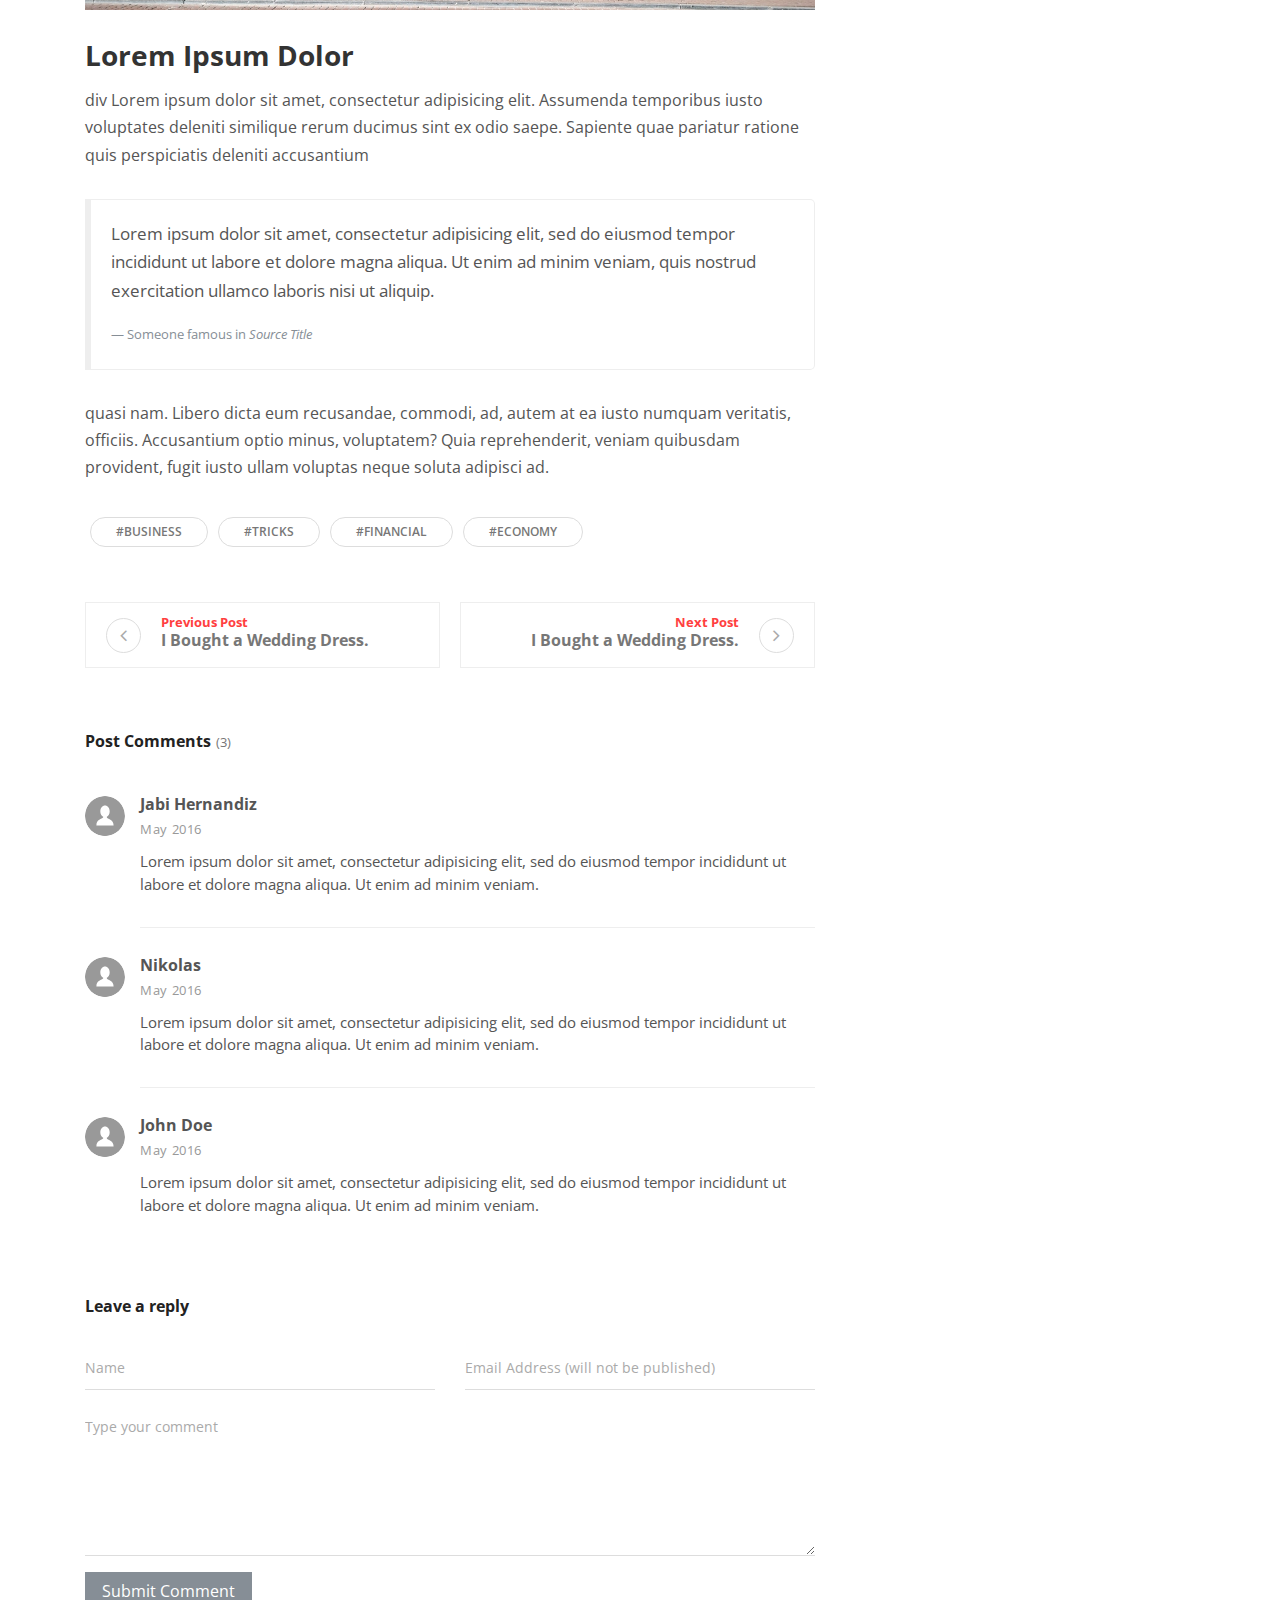
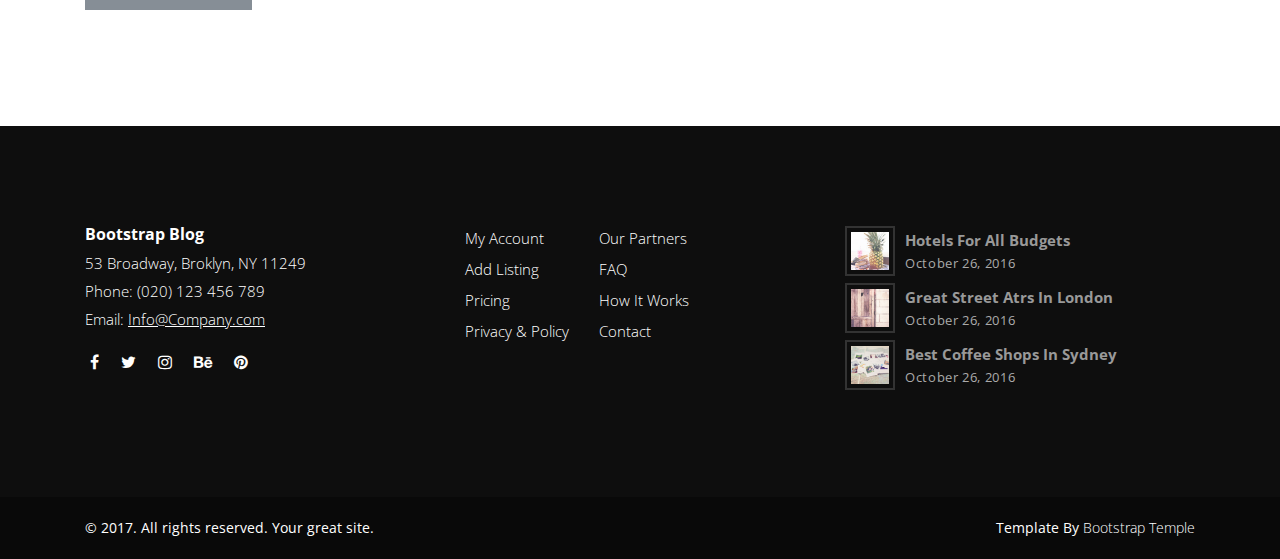
<file: distribution/post.html>
<!DOCTYPE html>
<html>
  <head>
    <meta charset="utf-8">
    <meta http-equiv="X-UA-Compatible" content="IE=edge">
    <title>Yalçın Özkan ın Bloğu</title>
    <meta name="description" content="">
    <meta name="viewport" content="width=device-width, initial-scale=1">
    <meta name="robots" content="all,follow">
    <!-- Bootstrap CSS-->
    <link rel="stylesheet" href="vendor/bootstrap/css/bootstrap.min.css">
    <!-- Font Awesome CSS-->
    <link rel="stylesheet" href="vendor/font-awesome/css/font-awesome.min.css">
    <!-- Custom icon font-->
    <link rel="stylesheet" href="css/fontastic.css">
    <!-- Google fonts - Open Sans-->
    <link rel="stylesheet" href="https://fonts.googleapis.com/css?family=Open+Sans:300,400,700">
    <!-- Fancybox-->
    <link rel="stylesheet" href="vendor/@fancyapps/fancybox/jquery.fancybox.min.css">
    <!-- theme stylesheet-->
    <link rel="stylesheet" href="css/style.red.css" id="theme-stylesheet">
    <!-- Custom stylesheet - for your changes-->
    <link rel="stylesheet" href="css/custom.css">
    <!-- Favicon-->
    <link rel="shortcut icon" href="favicon.png">
    <!-- Tweaks for older IEs--><!--[if lt IE 9]>
        <script src="https://oss.maxcdn.com/html5shiv/3.7.3/html5shiv.min.js"></script>
        <script src="https://oss.maxcdn.com/respond/1.4.2/respond.min.js"></script><![endif]-->
  </head>
  <body>
    <header class="header">
      <!-- Main Navbar-->
      <nav class="navbar navbar-expand-lg">
        <div class="search-area">
          <div class="search-area-inner d-flex align-items-center justify-content-center">
            <div class="close-btn"><i class="icon-close"></i></div>
            <div class="row d-flex justify-content-center">
              <div class="col-md-8">
                <form action="#">
                  <div class="form-group">
                    <input type="search" name="search" id="search" placeholder="What are you looking for?">
                    <button type="submit" class="submit"><i class="icon-search-1"></i></button>
                  </div>
                </form>
              </div>
            </div>
          </div>
        </div>
        <div class="container">
          <!-- Navbar Brand -->
          <div class="navbar-header d-flex align-items-center justify-content-between">
            <!-- Navbar Brand --><a href="index.html" class="navbar-brand">Yalçın ÖZKAN</a>
            <!-- Toggle Button-->
            <button type="button" data-toggle="collapse" data-target="#navbarcollapse" aria-controls="navbarcollapse" aria-expanded="false" aria-label="Toggle navigation" class="navbar-toggler"><span></span><span></span><span></span></button>
          </div>
          <!-- Navbar Menu -->
          <div id="navbarcollapse" class="collapse navbar-collapse">
            <ul class="navbar-nav ml-auto">
              <li class="nav-item"><a href="index.html" class="nav-link ">AnaSayfa</a>
              </li>
			  <li class="nav-item"><a href="About.html" class="nav-link">Hakkımda</a>
              </li>
              <li class="nav-item"><a href="blog.html" class="nav-link active">Blog</a>
              </li>
            </ul>
            <div class="navbar-text"><a href="#" class="search-btn"><i class="icon-search-1"></i></a></div>
            <ul class="langs navbar-text"><a href="#" class="active">TR</a><span>           </span><a href="#">EN</a></ul>
          </div>
        </div>
      </nav>
    </header>
    <div class="container">
      <div class="row">
        <!-- Latest Posts -->
        <main class="post blog-post col-lg-8"> 
          <div class="container">
            <div class="post-single">
              <div class="post-thumbnail"><img src="img/blog-post-3.jpeg" alt="..." class="img-fluid"></div>
              <div class="post-details">
                <div class="post-meta d-flex justify-content-between">
                  <div class="category"><a href="#">Business</a><a href="#">Financial</a></div>
                </div>
                <h1>Diversity in Engineering: The Effect on Questions<a href="#"><i class="fa fa-bookmark-o"></i></a></h1>
                <div class="post-footer d-flex align-items-center flex-column flex-sm-row"><a href="#" class="author d-flex align-items-center flex-wrap">
                    <div class="avatar"><img src="img/profil.jpg" alt="..." class="img-fluid"></div>
                    <div class="title"><span>Yalçın Özkan</span></div></a>
                  <div class="d-flex align-items-center flex-wrap">       
                    <div class="date"><i class="icon-clock"></i> 2 months ago</div>
                    <div class="views"><i class="icon-eye"></i> 500</div>
                    <div class="comments meta-last"><i class="icon-comment"></i>12</div>
                  </div>
                </div>
                <div class="post-body">
                  <p class="lead">Lorem ipsum dolor sit amet, consectetur adipisicing elit, sed do eiusmod tempor incididunt ut labore et dolore magna aliqua. Ut enim ad minim veniam, quis nostrud exercitation ullamco laboris nisi ut aliquip ex ea commodo consequat.</p>
                  <p>Lorem ipsum dolor sit amet, consectetur adipisicing elit, sed do eiusmod tempor incididunt ut labore et dolore magna aliqua. Ut enim ad minim veniam, quis nostrud exercitation ullamco laboris nisi ut aliquip ex ea commodo consequat.</p>
                  <p> <img src="img/featured-pic-3.jpeg" alt="..." class="img-fluid"></p>
                  <h3>Lorem Ipsum Dolor</h3>
                  <p>div Lorem ipsum dolor sit amet, consectetur adipisicing elit. Assumenda temporibus iusto voluptates deleniti similique rerum ducimus sint ex odio saepe. Sapiente quae pariatur ratione quis perspiciatis deleniti accusantium</p>
                  <blockquote class="blockquote">
                    <p>Lorem ipsum dolor sit amet, consectetur adipisicing elit, sed do eiusmod tempor incididunt ut labore et dolore magna aliqua. Ut enim ad minim veniam, quis nostrud exercitation ullamco laboris nisi ut aliquip.</p>
                    <footer class="blockquote-footer">Someone famous in
                      <cite title="Source Title">Source Title</cite>
                    </footer>
                  </blockquote>
                  <p>quasi nam. Libero dicta eum recusandae, commodi, ad, autem at ea iusto numquam veritatis, officiis. Accusantium optio minus, voluptatem? Quia reprehenderit, veniam quibusdam provident, fugit iusto ullam voluptas neque soluta adipisci ad.</p>
                </div>
                <div class="post-tags"><a href="#" class="tag">#Business</a><a href="#" class="tag">#Tricks</a><a href="#" class="tag">#Financial</a><a href="#" class="tag">#Economy</a></div>
                <div class="posts-nav d-flex justify-content-between align-items-stretch flex-column flex-md-row"><a href="#" class="prev-post text-left d-flex align-items-center">
                    <div class="icon prev"><i class="fa fa-angle-left"></i></div>
                    <div class="text"><strong class="text-primary">Previous Post </strong>
                      <h6>I Bought a Wedding Dress.</h6>
                    </div></a><a href="#" class="next-post text-right d-flex align-items-center justify-content-end">
                    <div class="text"><strong class="text-primary">Next Post </strong>
                      <h6>I Bought a Wedding Dress.</h6>
                    </div>
                    <div class="icon next"><i class="fa fa-angle-right">   </i></div></a></div>
                <div class="post-comments">
                  <header>
                    <h3 class="h6">Post Comments<span class="no-of-comments">(3)</span></h3>
                  </header>
                  <div class="comment">
                    <div class="comment-header d-flex justify-content-between">
                      <div class="user d-flex align-items-center">
                        <div class="image"><img src="img/user.svg" alt="..." class="img-fluid rounded-circle"></div>
                        <div class="title"><strong>Jabi Hernandiz</strong><span class="date">May 2016</span></div>
                      </div>
                    </div>
                    <div class="comment-body">
                      <p>Lorem ipsum dolor sit amet, consectetur adipisicing elit, sed do eiusmod tempor incididunt ut labore et dolore magna aliqua. Ut enim ad minim veniam.</p>
                    </div>
                  </div>
                  <div class="comment">
                    <div class="comment-header d-flex justify-content-between">
                      <div class="user d-flex align-items-center">
                        <div class="image"><img src="img/user.svg" alt="..." class="img-fluid rounded-circle"></div>
                        <div class="title"><strong>Nikolas</strong><span class="date">May 2016</span></div>
                      </div>
                    </div>
                    <div class="comment-body">
                      <p>Lorem ipsum dolor sit amet, consectetur adipisicing elit, sed do eiusmod tempor incididunt ut labore et dolore magna aliqua. Ut enim ad minim veniam.</p>
                    </div>
                  </div>
                  <div class="comment">
                    <div class="comment-header d-flex justify-content-between">
                      <div class="user d-flex align-items-center">
                        <div class="image"><img src="img/user.svg" alt="..." class="img-fluid rounded-circle"></div>
                        <div class="title"><strong>John Doe</strong><span class="date">May 2016</span></div>
                      </div>
                    </div>
                    <div class="comment-body">
                      <p>Lorem ipsum dolor sit amet, consectetur adipisicing elit, sed do eiusmod tempor incididunt ut labore et dolore magna aliqua. Ut enim ad minim veniam.</p>
                    </div>
                  </div>
                </div>
                <div class="add-comment">
                  <header>
                    <h3 class="h6">Leave a reply</h3>
                  </header>
                  <form action="#" class="commenting-form">
                    <div class="row">
                      <div class="form-group col-md-6">
                        <input type="text" name="username" id="username" placeholder="Name" class="form-control">
                      </div>
                      <div class="form-group col-md-6">
                        <input type="email" name="username" id="useremail" placeholder="Email Address (will not be published)" class="form-control">
                      </div>
                      <div class="form-group col-md-12">
                        <textarea name="usercomment" id="usercomment" placeholder="Type your comment" class="form-control"></textarea>
                      </div>
                      <div class="form-group col-md-12">
                        <button type="submit" class="btn btn-secondary">Submit Comment</button>
                      </div>
                    </div>
                  </form>
                </div>
              </div>
            </div>
          </div>
        </main>
        <aside class="col-lg-4">
          <!-- Widget [Search Bar Widget]-->
          <div class="widget search">
            <header>
              <h3 class="h6">Ara</h3>
            </header>
            <form action="#" class="search-form">
              <div class="form-group">
                <input type="search" placeholder="Aramak istediğiniz kelimeyi yazınız.">
                <button type="submit" class="submit"><i class="icon-search"></i></button>
              </div>
            </form>
          </div>
          <!-- Widget [Latest Posts Widget]        -->
          <div class="widget latest-posts">
            <header>
              <h3 class="h6">En Son Yazılan Yazılar</h3>
            </header>
            <div class="blog-posts"><a href="#">
                <div class="item d-flex align-items-center">
                  <div class="image"><img src="img/small-thumbnail-1.jpg" alt="..." class="img-fluid"></div>
                  <div class="title"><strong>Alberto Savoia Can Teach You About</strong>
                    <div class="d-flex align-items-center">
                      <div class="views"><i class="icon-eye"></i> 500</div>
                      <div class="comments"><i class="icon-comment"></i>12</div>
                    </div>
                  </div>
                </div></a><a href="#">
                <div class="item d-flex align-items-center">
                  <div class="image"><img src="img/small-thumbnail-2.jpg" alt="..." class="img-fluid"></div>
                  <div class="title"><strong>Alberto Savoia Can Teach You About</strong>
                    <div class="d-flex align-items-center">
                      <div class="views"><i class="icon-eye"></i> 500</div>
                      <div class="comments"><i class="icon-comment"></i>12</div>
                    </div>
                  </div>
                </div></a><a href="#">
                <div class="item d-flex align-items-center">
                  <div class="image"><img src="img/small-thumbnail-3.jpg" alt="..." class="img-fluid"></div>
                  <div class="title"><strong>Alberto Savoia Can Teach You About</strong>
                    <div class="d-flex align-items-center">
                      <div class="views"><i class="icon-eye"></i> 500</div>
                      <div class="comments"><i class="icon-comment"></i>12</div>
                    </div>
                  </div>
                </div></a></div>
          </div>
          <!-- Widget [Categories Widget]-->
          <div class="widget categories">
            <header>
              <h3 class="h6">Kategoriler</h3>
            </header>
			<div class="item d-flex justify-content-between"><a href="#">ERP</a><span>17</span></div>
            <div class="item d-flex justify-content-between"><a href="#">Web Teknolojileri</a><span>12</span></div>
            <div class="item d-flex justify-content-between"><a href="#">Mobil Uygulama Geliştirme</a><span>25</span></div>
            <div class="item d-flex justify-content-between"><a href="#">Veri Tabanı Sistemleri</a><span>8</span></div>
            <div class="item d-flex justify-content-between"><a href="#">Bulut Sistemleri</a><span>25</span></div>
			<div class="item d-flex justify-content-between"><a href="#">Büyük Veri</a><span>25</span></div>
			<div class="item d-flex justify-content-between"><a href="#">Endüstri 4.0</a><span>25</span></div>
          </div>
          <!-- Widget [Tags Cloud Widget]-->
          <div class="widget tags">       
            <header>
              <h3 class="h6">Tags</h3>
            </header>
            <ul class="list-inline">
              <li class="list-inline-item"><a href="#" class="tag">#ERP</a></li>
              <li class="list-inline-item"><a href="#" class="tag">#JDE</a></li>
              <li class="list-inline-item"><a href="#" class="tag">#Oracle</a></li>
              <li class="list-inline-item"><a href="#" class="tag">#SQL</a></li>
              <li class="list-inline-item"><a href="#" class="tag">#Xamarin</a></li>
			  <li class="list-inline-item"><a href="#" class="tag">#.NET</a></li>
              <li class="list-inline-item"><a href="#" class="tag">#Web Servisi</a></li>
            </ul>
          </div>
        </aside>
      </div>
    </div>
    <!-- Page Footer-->
    <footer class="main-footer">
      <div class="container">
        <div class="row">
          <div class="col-md-4">
            <div class="logo">
              <h6 class="text-white">Bootstrap Blog</h6>
            </div>
            <div class="contact-details">
              <p>53 Broadway, Broklyn, NY 11249</p>
              <p>Phone: (020) 123 456 789</p>
              <p>Email: <a href="mailto:info@company.com">Info@Company.com</a></p>
              <ul class="social-menu">
                <li class="list-inline-item"><a href="#"><i class="fa fa-facebook"></i></a></li>
                <li class="list-inline-item"><a href="#"><i class="fa fa-twitter"></i></a></li>
                <li class="list-inline-item"><a href="#"><i class="fa fa-instagram"></i></a></li>
                <li class="list-inline-item"><a href="#"><i class="fa fa-behance"></i></a></li>
                <li class="list-inline-item"><a href="#"><i class="fa fa-pinterest"></i></a></li>
              </ul>
            </div>
          </div>
          <div class="col-md-4">
            <div class="menus d-flex">
              <ul class="list-unstyled">
                <li> <a href="#">My Account</a></li>
                <li> <a href="#">Add Listing</a></li>
                <li> <a href="#">Pricing</a></li>
                <li> <a href="#">Privacy &amp; Policy</a></li>
              </ul>
              <ul class="list-unstyled">
                <li> <a href="#">Our Partners</a></li>
                <li> <a href="#">FAQ</a></li>
                <li> <a href="#">How It Works</a></li>
                <li> <a href="#">Contact</a></li>
              </ul>
            </div>
          </div>
          <div class="col-md-4">
            <div class="latest-posts"><a href="#">
                <div class="post d-flex align-items-center">
                  <div class="image"><img src="img/small-thumbnail-1.jpg" alt="..." class="img-fluid"></div>
                  <div class="title"><strong>Hotels for all budgets</strong><span class="date last-meta">October 26, 2016</span></div>
                </div></a><a href="#">
                <div class="post d-flex align-items-center">
                  <div class="image"><img src="img/small-thumbnail-2.jpg" alt="..." class="img-fluid"></div>
                  <div class="title"><strong>Great street atrs in London</strong><span class="date last-meta">October 26, 2016</span></div>
                </div></a><a href="#">
                <div class="post d-flex align-items-center">
                  <div class="image"><img src="img/small-thumbnail-3.jpg" alt="..." class="img-fluid"></div>
                  <div class="title"><strong>Best coffee shops in Sydney</strong><span class="date last-meta">October 26, 2016</span></div>
                </div></a></div>
          </div>
        </div>
      </div>
      <div class="copyrights">
        <div class="container">
          <div class="row">
            <div class="col-md-6">
              <p>&copy; 2017. All rights reserved. Your great site.</p>
            </div>
            <div class="col-md-6 text-right">
              <p>Template By <a href="https://bootstraptemple.com" class="text-white">Bootstrap Temple</a>
                <!-- Please do not remove the backlink to Bootstrap Temple unless you purchase an attribution-free license @ Bootstrap Temple or support us at http://bootstrapious.com/donate. It is part of the license conditions. Thanks for understanding :)                         -->
              </p>
            </div>
          </div>
        </div>
      </div>
    </footer>
    <!-- JavaScript files-->
    <script src="vendor/jquery/jquery.min.js"></script>
    <script src="vendor/popper.js/umd/popper.min.js"> </script>
    <script src="vendor/bootstrap/js/bootstrap.min.js"></script>
    <script src="vendor/jquery.cookie/jquery.cookie.js"> </script>
    <script src="vendor/@fancyapps/fancybox/jquery.fancybox.min.js"></script>
    <script src="js/front.js"></script>
  </body>
</html>
</file>
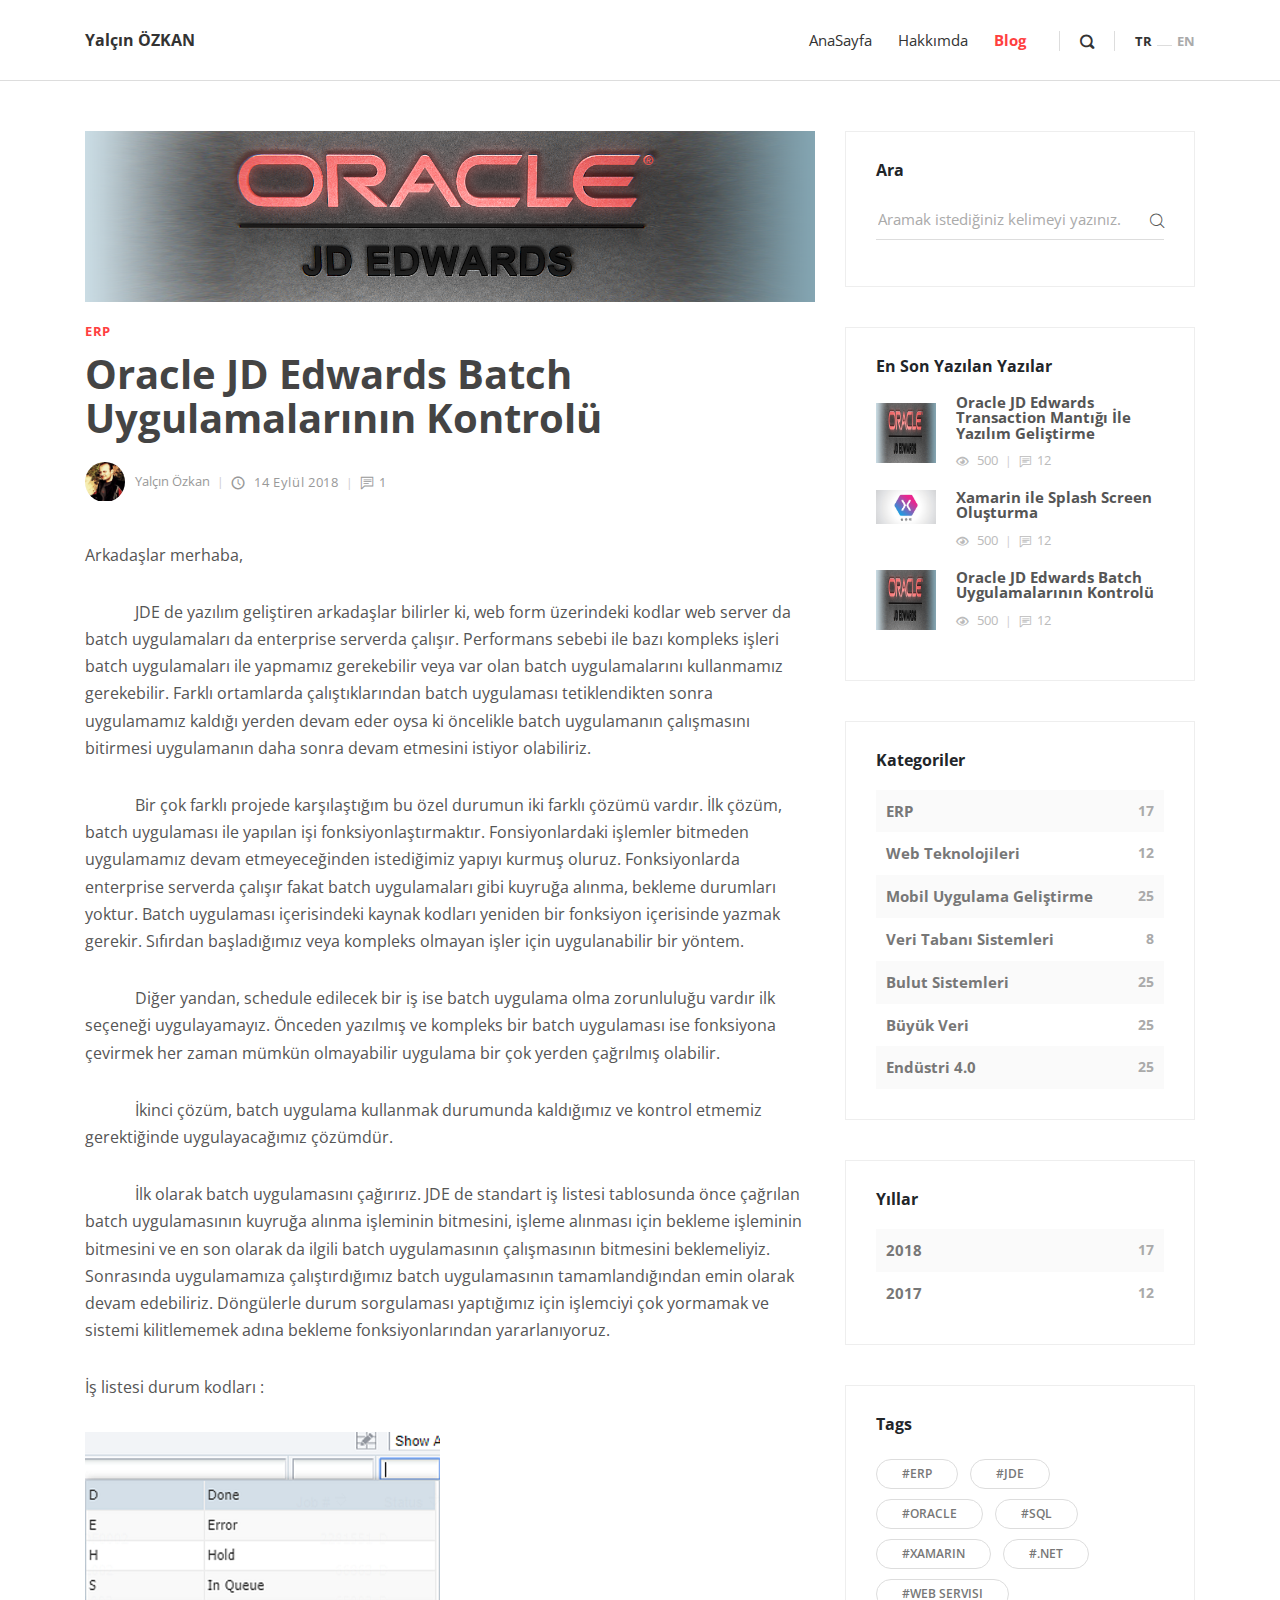
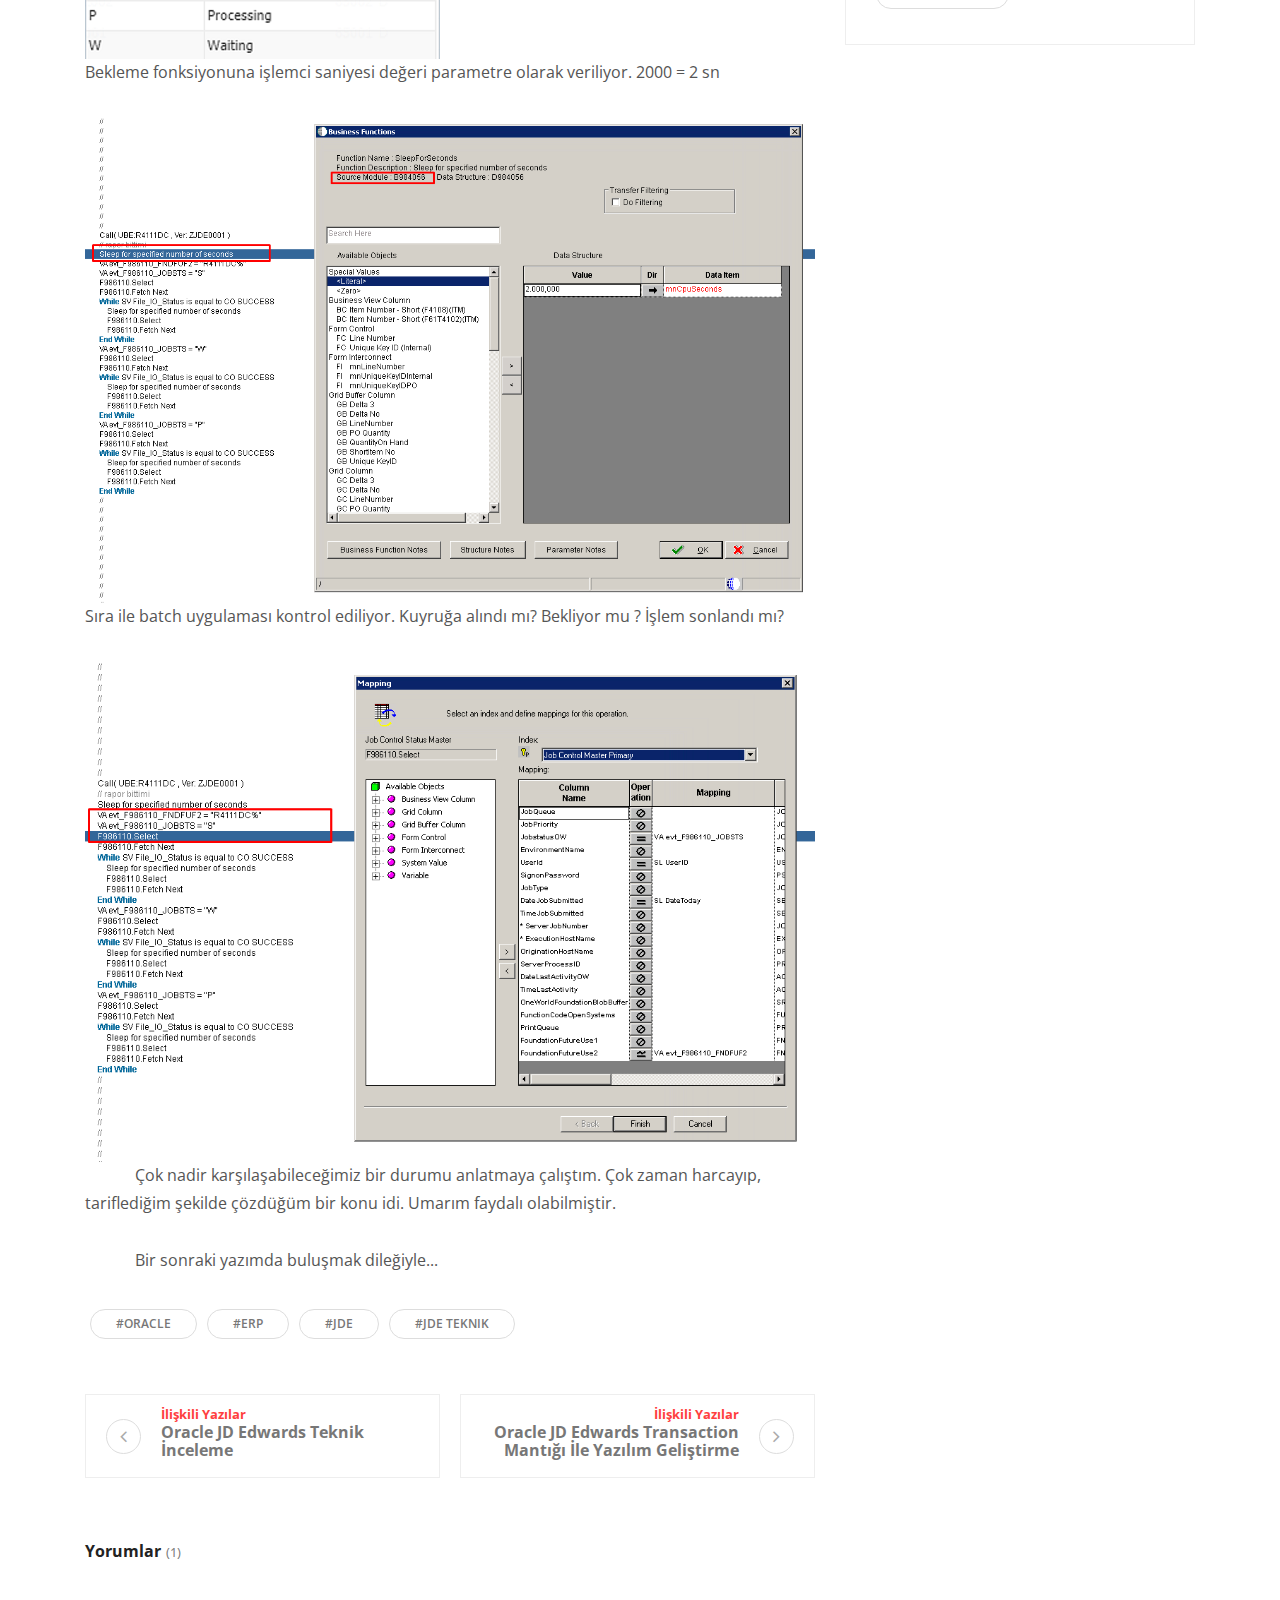
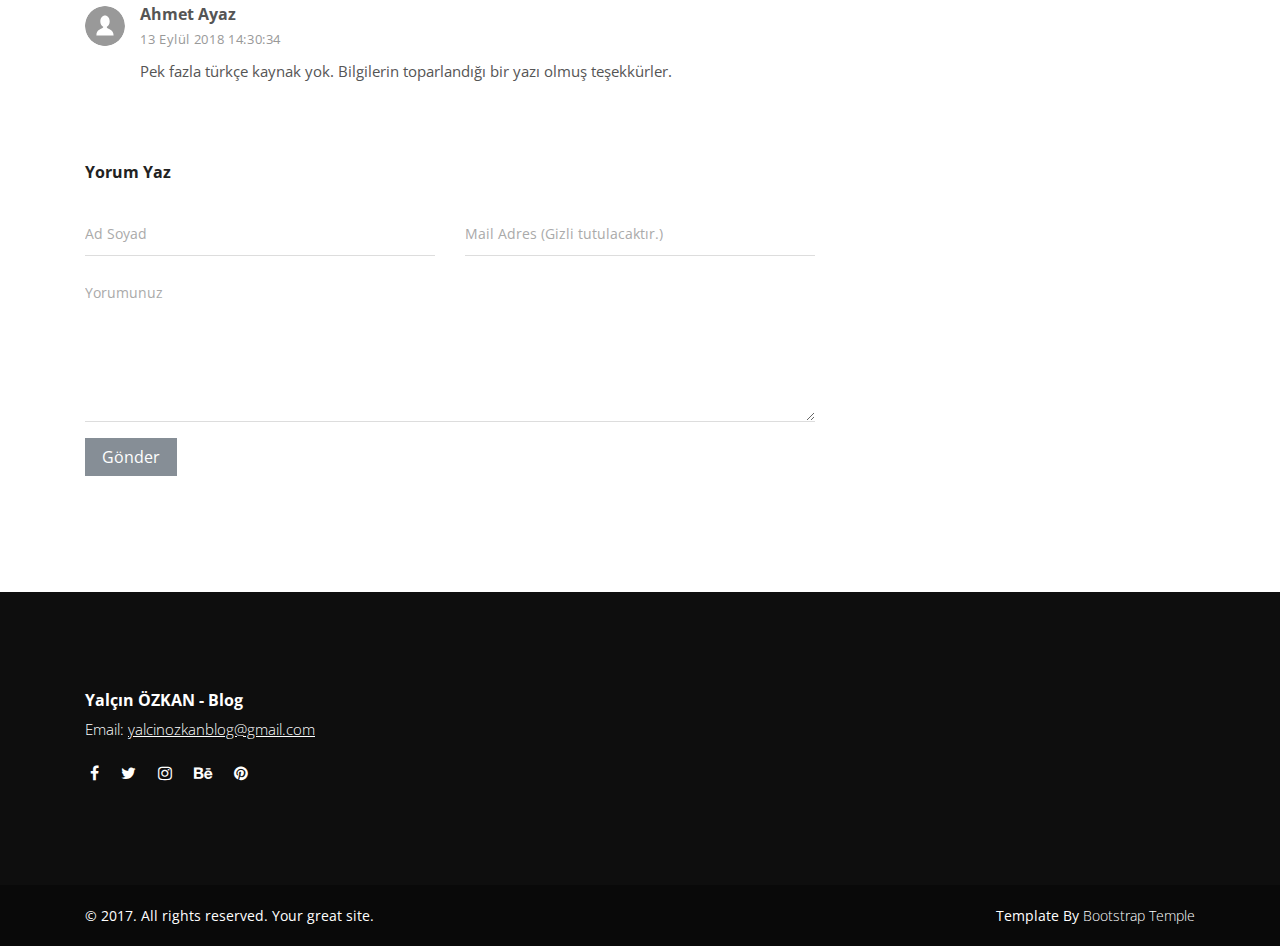
<file: distribution/postjdebatchcontrol.html>
<!DOCTYPE html>
<html>
  <head>
    <meta charset="utf-8">
    <meta http-equiv="X-UA-Compatible" content="IE=edge">
    <title>Yalçın Özkan ın Bloğu</title>
    <meta name="description" content="">
    <meta name="viewport" content="width=device-width, initial-scale=1">
    <meta name="robots" content="all,follow">
    <!-- Bootstrap CSS-->
    <link rel="stylesheet" href="vendor/bootstrap/css/bootstrap.min.css">
    <!-- Font Awesome CSS-->
    <link rel="stylesheet" href="vendor/font-awesome/css/font-awesome.min.css">
    <!-- Custom icon font-->
    <link rel="stylesheet" href="css/fontastic.css">
    <!-- Google fonts - Open Sans-->
    <link rel="stylesheet" href="https://fonts.googleapis.com/css?family=Open+Sans:300,400,700">
    <!-- Fancybox-->
    <link rel="stylesheet" href="vendor/@fancyapps/fancybox/jquery.fancybox.min.css">
    <!-- theme stylesheet-->
    <link rel="stylesheet" href="css/style.red.css" id="theme-stylesheet">
    <!-- Custom stylesheet - for your changes-->
    <link rel="stylesheet" href="css/custom.css">
    <!-- Favicon-->
    <link rel="shortcut icon" href="favicon.png">
    <!-- Tweaks for older IEs--><!--[if lt IE 9]>
        <script src="https://oss.maxcdn.com/html5shiv/3.7.3/html5shiv.min.js"></script>
        <script src="https://oss.maxcdn.com/respond/1.4.2/respond.min.js"></script><![endif]-->
		
	<!--lightbox-->
	<link rel="stylesheet" type="text/css" href="js/lightbox2-master/dist/css/lightbox.css">
	<script src="js/lightbox2-master/dist/js/lightbox.min.js"></script>
	<!--lightbox-->
		
  </head>
  <body>
    <header class="header">
      <!-- Main Navbar-->
      <nav class="navbar navbar-expand-lg">
        <div class="search-area">
          <div class="search-area-inner d-flex align-items-center justify-content-center">
            <div class="close-btn"><i class="icon-close"></i></div>
            <div class="row d-flex justify-content-center">
              <div class="col-md-8">
                <form action="#">
                  <div class="form-group">
                    <input type="search" name="search" id="search" placeholder="What are you looking for?">
                    <button type="submit" class="submit"><i class="icon-search-1"></i></button>
                  </div>
                </form>
              </div>
            </div>
          </div>
        </div>
        <div class="container">
          <!-- Navbar Brand -->
          <div class="navbar-header d-flex align-items-center justify-content-between">
            <!-- Navbar Brand --><a href="index.html" class="navbar-brand">Yalçın ÖZKAN</a>
            <!-- Toggle Button-->
            <button type="button" data-toggle="collapse" data-target="#navbarcollapse" aria-controls="navbarcollapse" aria-expanded="false" aria-label="Toggle navigation" class="navbar-toggler"><span></span><span></span><span></span></button>
          </div>
          <!-- Navbar Menu -->
          <div id="navbarcollapse" class="collapse navbar-collapse">
            <ul class="navbar-nav ml-auto">
              <li class="nav-item"><a href="index.html" class="nav-link ">AnaSayfa</a>
              </li>
			  <li class="nav-item"><a href="About.html" class="nav-link">Hakkımda</a>
              </li>
              <li class="nav-item"><a href="blog.html" class="nav-link active">Blog</a>
              </li>
            </ul>
            <div class="navbar-text"><a href="#" class="search-btn"><i class="icon-search-1"></i></a></div>
            <ul class="langs navbar-text"><a href="#" class="active">TR</a><span>           </span><a href="#">EN</a></ul>
          </div>
        </div>
      </nav>
    </header>
    <div class="container">
      <div class="row">
        <!-- Latest Posts -->
        <main class="post blog-post col-lg-8"> 
          <div class="container">
            <div class="post-single">
              <div class="post-thumbnail"><img src="img/jdeteknik.png" alt="..." class="img-fluid"></div>
              <div class="post-details">
                <div class="post-meta d-flex justify-content-between">
                  <div class="category"><a href="#">ERP</a></div>
                </div>
                <h1>Oracle JD Edwards Batch Uygulamalarının Kontrolü<a href="#"><i class="fa fa-bookmark-o"></i></a></h1>
                <div class="post-footer d-flex align-items-center flex-column flex-sm-row"><a href="#" class="author d-flex align-items-center flex-wrap">
                    <div class="avatar"><img src="img/profil.jpg" alt="..." class="img-fluid"></div>
                    <div class="title"><span>Yalçın Özkan</span></div></a>
                  <div class="d-flex align-items-center flex-wrap">       
                    <div class="date"><i class="icon-clock"></i> 14 Eylül 2018</div>
                    <!-- <div class="views"><i class="icon-eye"></i> 76</div> -->
                    <div class="comments meta-last"><i class="icon-comment"></i>1</div>
                  </div>
                </div>
                <div class="post-body">
                  <p class="lead"></p>
				  <p>Arkadaşlar merhaba,</p>
                  <p class="paragraf">JDE de yazılım geliştiren arkadaşlar bilirler ki, web form üzerindeki kodlar web server da batch uygulamaları da enterprise serverda çalışır. Performans sebebi ile bazı kompleks işleri batch uygulamaları ile yapmamız gerekebilir veya var olan batch uygulamalarını kullanmamız gerekebilir. Farklı ortamlarda çalıştıklarından batch uygulaması tetiklendikten sonra uygulamamız kaldığı yerden devam eder oysa ki öncelikle batch uygulamanın çalışmasını bitirmesi uygulamanın daha sonra devam etmesini istiyor olabiliriz. </p>
                  <!-- <p> <img src="img/featured-pic-3.jpeg" alt="..." class="img-fluid"></p> -->
                  <!-- <h3>Lorem Ipsum Dolor</h3> -->
                  <p class="paragraf">Bir çok farklı projede karşılaştığım bu özel durumun iki farklı çözümü vardır. İlk çözüm,  batch uygulaması ile yapılan işi fonksiyonlaştırmaktır. Fonsiyonlardaki işlemler bitmeden uygulamamız devam etmeyeceğinden istediğimiz yapıyı kurmuş oluruz. Fonksiyonlarda enterprise serverda çalışır fakat batch uygulamaları gibi kuyruğa alınma, bekleme durumları yoktur. Batch uygulaması içerisindeki kaynak kodları yeniden bir fonksiyon içerisinde yazmak gerekir. Sıfırdan başladığımız veya kompleks olmayan işler için uygulanabilir bir yöntem.</p>
                  <p class="paragraf">Diğer yandan, schedule edilecek bir iş ise batch uygulama olma zorunluluğu vardır ilk seçeneği uygulayamayız. Önceden yazılmış ve kompleks bir batch uygulaması ise fonksiyona çevirmek her zaman mümkün olmayabilir uygulama bir çok yerden çağrılmış olabilir.</p>
				  <p class="paragraf">İkinci çözüm, batch uygulama kullanmak durumunda kaldığımız ve kontrol etmemiz gerektiğinde uygulayacağımız çözümdür.</p>
				  <p class="paragraf">İlk olarak batch uygulamasını çağırırız. JDE de standart iş listesi tablosunda önce çağrılan batch uygulamasının kuyruğa alınma işleminin bitmesini, işleme alınması için bekleme işleminin bitmesini ve en son olarak da ilgili batch uygulamasının çalışmasının bitmesini beklemeliyiz. Sonrasında uygulamamıza çalıştırdığımız batch uygulamasının tamamlandığından emin olarak devam edebiliriz. Döngülerle durum sorgulaması yaptığımız için işlemciyi çok yormamak ve sistemi kilitlememek adına bekleme fonksiyonlarından yararlanıyoruz. </p>
				  <p>İş listesi durum kodları :</p>		
				  <a class="example-image-link" href="img/jdebatchcontrol1.png" data-lightbox="example-1"><img class="example-image" src="img/jdebatchcontrol1.png" alt="resim açıklama"></a>
				  <!-- <p> <img src="img/jdebatchcontrol1.png" alt="..." class="img-fluid"></p> -->
				  <p>Bekleme fonksiyonuna işlemci saniyesi değeri parametre olarak veriliyor. 2000 = 2 sn</p>	
				  <a class="example-image-link" href="img/jdebatchcontrol2.png" data-lightbox="example-1"><img class="example-image" src="img/jdebatchcontrol2.png" alt="resim açıklama" width="100%"></a>				  
				  <!-- <p> <img src="img/jdebatchcontrol2.png" alt="..." class="img-fluid"></p> -->
				  <p>Sıra ile batch uygulaması kontrol ediliyor. Kuyruğa alındı mı? Bekliyor mu ? İşlem sonlandı mı? </p>	
				  <a class="example-image-link" href="img/jdebatchcontrol3.png" data-lightbox="example-1"><img class="example-image" src="img/jdebatchcontrol3.png" alt="resim açıklama" width="100%"></a>					  
				  <!-- <p> <img src="img/jdebatchcontrol3.png" alt="..." class="img-fluid"></p> -->
				  <p class="paragraf">Çok nadir karşılaşabileceğimiz bir durumu anlatmaya çalıştım. Çok zaman harcayıp, tariflediğim şekilde çözdüğüm bir konu idi.  Umarım faydalı olabilmiştir.</p>
				  <p class="paragraf">Bir sonraki yazımda buluşmak dileğiyle...</p>
				  <!--                   <blockquote class="blockquote">
                    <p>Lorem ipsum dolor sit amet, consectetur adipisicing elit, sed do eiusmod tempor incididunt ut labore et dolore magna aliqua. Ut enim ad minim veniam, quis nostrud exercitation ullamco laboris nisi ut aliquip.</p>
                    <footer class="blockquote-footer">Someone famous in
                      <cite title="Source Title">Source Title</cite>
                    </footer>
                  </blockquote> -->
                </div>
                <div class="post-tags"><a href="#" class="tag">#Oracle</a><a href="#" class="tag">#ERP</a><a href="#" class="tag">#JDE</a><a href="#" class="tag">#JDE Teknik</a></div>
                <div class="posts-nav d-flex justify-content-between align-items-stretch flex-column flex-md-row"><a href="postjdeteknik.html" class="prev-post text-left d-flex align-items-center">
                    <div class="icon prev"><i class="fa fa-angle-left"></i></div>
                    <div class="text"><strong class="text-primary">İlişkili Yazılar </strong>
                      <h6>Oracle JD Edwards Teknik İnceleme</h6>
                    </div></a><a href="postjdetransaction.html" class="next-post text-right d-flex align-items-center justify-content-end">
                    <div class="text"><strong class="text-primary">İlişkili Yazılar </strong>
                      <h6>Oracle JD Edwards Transaction Mantığı İle Yazılım Geliştirme </h6>
                    </div>
                    <div class="icon next"><i class="fa fa-angle-right">   </i></div></a></div>
                <div class="post-comments">
                  <header>
                    <h3 class="h6">Yorumlar<span class="no-of-comments">(1)</span></h3>
                  </header>
                  <div class="comment">
                    <div class="comment-header d-flex justify-content-between">
                      <div class="user d-flex align-items-center">
                        <div class="image"><img src="img/user.svg" alt="..." class="img-fluid rounded-circle"></div>
                        <div class="title"><strong>Ahmet Ayaz</strong><span class="date">13 Eylül 2018 14:30:34</span></div>
                      </div>
                    </div>
                    <div class="comment-body">
                      <p>Pek fazla türkçe kaynak yok. Bilgilerin toparlandığı bir yazı olmuş teşekkürler.</p>
                    </div>
                  </div>
<!--                   <div class="comment">
                    <div class="comment-header d-flex justify-content-between">
                      <div class="user d-flex align-items-center">
                        <div class="image"><img src="img/user.svg" alt="..." class="img-fluid rounded-circle"></div>
                        <div class="title"><strong>İbrahim Balta</strong><span class="date">12 Eylül 2018 16:23:15</span></div>
                      </div>
                    </div>
                    <div class="comment-body">
                      <p>Faydalı bir yazı. teşekkürler</p>
                    </div>
                  </div> -->
<!--                   <div class="comment">
                    <div class="comment-header d-flex justify-content-between">
                      <div class="user d-flex align-items-center">
                        <div class="image"><img src="img/user.svg" alt="..." class="img-fluid rounded-circle"></div>
                        <div class="title"><strong>ibrahim Bulu</strong><span class="date">13 Eylül 2018 10:43:08</span></div>
                      </div>
                    </div>
                    <div class="comment-body">
                      <p>Çok faydalı oldu teşekkürler</p>
                    </div>
                  </div> -->
                </div>
                <div class="add-comment">
                  <header>
                    <h3 class="h6">Yorum Yaz</h3>
                  </header>
                  <form action="#" class="commenting-form">
                    <div class="row">
                      <div class="form-group col-md-6">
                        <input type="text" name="username" id="username" placeholder="Ad Soyad" class="form-control">
                      </div>
                      <div class="form-group col-md-6">
                        <input type="email" name="username" id="useremail" placeholder="Mail Adres (Gizli tutulacaktır.)" class="form-control">
                      </div>
                      <div class="form-group col-md-12">
                        <textarea name="usercomment" id="usercomment" placeholder="Yorumunuz" class="form-control"></textarea>
                      </div>
                      <div class="form-group col-md-12">
                        <button type="submit" class="btn btn-secondary">Gönder</button>
                      </div>
                    </div>
                  </form>
                </div>
              </div>
            </div>
          </div>
        </main>
        <aside class="col-lg-4">
          <!-- Widget [Search Bar Widget]-->
          <div class="widget search">
            <header>
              <h3 class="h6">Ara</h3>
            </header>
            <form action="#" class="search-form">
              <div class="form-group">
                <input type="search" placeholder="Aramak istediğiniz kelimeyi yazınız.">
                <button type="submit" class="submit"><i class="icon-search"></i></button>
              </div>
            </form>
          </div>
          <!-- Widget [Latest Posts Widget]        -->
          <div class="widget latest-posts">
            <header>
              <h3 class="h6">En Son Yazılan Yazılar</h3>
            </header>
            <div class="blog-posts"><a href="#">
                <div class="item d-flex align-items-center">
                  <div class="image"><img src="img/smalljdeteknik.png" alt="..." class="img-fluid"></div>
                  <div class="title"><strong>Oracle JD Edwards Transaction Mantığı İle Yazılım Geliştirme</strong>
                    <div class="d-flex align-items-center">
                      <div class="views"><i class="icon-eye"></i> 500</div>
                      <div class="comments"><i class="icon-comment"></i>12</div>
                    </div>
                  </div>
                </div></a><a href="#">
                <div class="item d-flex align-items-center">
                  <div class="image"><img src="img/xamarin.jpg" alt="..." class="img-fluid"></div>
                  <div class="title"><strong>Xamarin ile Splash Screen Oluşturma</strong>
                    <div class="d-flex align-items-center">
                      <div class="views"><i class="icon-eye"></i> 500</div>
                      <div class="comments"><i class="icon-comment"></i>12</div>
                    </div>
                  </div>
                </div></a><a href="#">
                <div class="item d-flex align-items-center">
                  <div class="image"><img src="img/smalljdeteknik.png" alt="..." class="img-fluid"></div>
                  <div class="title"><strong>Oracle JD Edwards Batch Uygulamalarının Kontrolü</strong>
                    <div class="d-flex align-items-center">
                      <div class="views"><i class="icon-eye"></i> 500</div>
                      <div class="comments"><i class="icon-comment"></i>12</div>
                    </div>
                  </div>
                </div></a></div>
          </div>
          <!-- Widget [Categories Widget]-->
          <div class="widget categories">
            <header>
              <h3 class="h6">Kategoriler</h3>
            </header>
			<div class="item d-flex justify-content-between"><a href="#">ERP</a><span>17</span></div>
            <div class="item d-flex justify-content-between"><a href="#">Web Teknolojileri</a><span>12</span></div>
            <div class="item d-flex justify-content-between"><a href="#">Mobil Uygulama Geliştirme</a><span>25</span></div>
            <div class="item d-flex justify-content-between"><a href="#">Veri Tabanı Sistemleri</a><span>8</span></div>
            <div class="item d-flex justify-content-between"><a href="#">Bulut Sistemleri</a><span>25</span></div>
			<div class="item d-flex justify-content-between"><a href="#">Büyük Veri</a><span>25</span></div>
			<div class="item d-flex justify-content-between"><a href="#">Endüstri 4.0</a><span>25</span></div>
          </div>
          <!-- Widget [Tags Cloud Widget]-->
		  <!-- Widget [Categories Widget]-->
          <div class="widget categories">
            <header>
              <h3 class="h6">Yıllar</h3>
            </header>
			<div class="item d-flex justify-content-between"><a href="#">2018</a><span>17</span></div>
            <div class="item d-flex justify-content-between"><a href="#">2017</a><span>12</span></div>
          </div>
          <!-- Widget [Tags Cloud Widget]-->
		  
          <div class="widget tags">       
            <header>
              <h3 class="h6">Tags</h3>
            </header>
            <ul class="list-inline">
              <li class="list-inline-item"><a href="#" class="tag">#ERP</a></li>
              <li class="list-inline-item"><a href="#" class="tag">#JDE</a></li>
              <li class="list-inline-item"><a href="#" class="tag">#Oracle</a></li>
              <li class="list-inline-item"><a href="#" class="tag">#SQL</a></li>
              <li class="list-inline-item"><a href="#" class="tag">#Xamarin</a></li>
			  <li class="list-inline-item"><a href="#" class="tag">#.NET</a></li>
              <li class="list-inline-item"><a href="#" class="tag">#Web Servisi</a></li>
			  
            </ul>
          </div>
        </aside>
      </div>
    </div>
    <!-- Page Footer-->
    <footer class="main-footer">
      <div class="container">
        <div class="row">
          <div class="col-md-4">
            <div class="logo">
              <h6 class="text-white">Yalçın ÖZKAN - Blog</h6>
            </div>
            <div class="contact-details">
              <!-- <p>53 Broadway, Broklyn, NY 11249</p> -->
              <!-- <p>Phone: (020) 123 456 789</p> -->
              <p>Email: <a href="mailto:info@company.com">yalcinozkanblog@gmail.com</a></p>
              <ul class="social-menu">
                <li class="list-inline-item"><a href="#"><i class="fa fa-facebook"></i></a></li>
                <li class="list-inline-item"><a href="#"><i class="fa fa-twitter"></i></a></li>
                <li class="list-inline-item"><a href="#"><i class="fa fa-instagram"></i></a></li>
                <li class="list-inline-item"><a href="#"><i class="fa fa-behance"></i></a></li>
                <li class="list-inline-item"><a href="#"><i class="fa fa-pinterest"></i></a></li>
              </ul>
            </div>
          </div>
<!--           <div class="col-md-4">
            <div class="menus d-flex">
              <ul class="list-unstyled">
                <li> <a href="#">My Account</a></li>
                <li> <a href="#">Add Listing</a></li>
                <li> <a href="#">Pricing</a></li>
                <li> <a href="#">Privacy &amp; Policy</a></li>
              </ul>
              <ul class="list-unstyled">
                <li> <a href="#">Our Partners</a></li>
                <li> <a href="#">FAQ</a></li>
                <li> <a href="#">How It Works</a></li>
                <li> <a href="#">Contact</a></li>
              </ul>
            </div>
          </div> -->
<!--           <div class="col-md-4">
            <div class="latest-posts"><a href="#">
                <div class="post d-flex align-items-center">
                  <div class="image"><img src="img/small-thumbnail-1.jpg" alt="..." class="img-fluid"></div>
                  <div class="title"><strong>Hotels for all budgets</strong><span class="date last-meta">October 26, 2016</span></div>
                </div></a><a href="#">
                <div class="post d-flex align-items-center">
                  <div class="image"><img src="img/small-thumbnail-2.jpg" alt="..." class="img-fluid"></div>
                  <div class="title"><strong>Great street atrs in London</strong><span class="date last-meta">October 26, 2016</span></div>
                </div></a><a href="#">
                <div class="post d-flex align-items-center">
                  <div class="image"><img src="img/small-thumbnail-3.jpg" alt="..." class="img-fluid"></div>
                  <div class="title"><strong>Best coffee shops in Sydney</strong><span class="date last-meta">October 26, 2016</span></div>
                </div></a></div>
          </div> -->
        </div>
      </div>
      <div class="copyrights">
        <div class="container">
          <div class="row">
            <div class="col-md-6">
              <p>&copy; 2017. All rights reserved. Your great site.</p>
            </div>
            <div class="col-md-6 text-right">
              <p>Template By <a href="https://bootstraptemple.com" class="text-white">Bootstrap Temple</a>
                <!-- Please do not remove the backlink to Bootstrap Temple unless you purchase an attribution-free license @ Bootstrap Temple or support us at http://bootstrapious.com/donate. It is part of the license conditions. Thanks for understanding :)                         -->
              </p>
            </div>
          </div>
        </div>
      </div>
    </footer>
    <!-- JavaScript files-->
    <script src="vendor/jquery/jquery.min.js"></script>
    <script src="vendor/popper.js/umd/popper.min.js"> </script>
    <script src="vendor/bootstrap/js/bootstrap.min.js"></script>
    <script src="vendor/jquery.cookie/jquery.cookie.js"> </script>
    <script src="vendor/@fancyapps/fancybox/jquery.fancybox.min.js"></script>
    <script src="js/front.js"></script>
	<!--lightbox-->
	<script src="js/lightbox2-master/dist/js/lightbox-plus-jquery.min.js"></script>
	<!--lightbox-->
  </body>
</html>
</file>
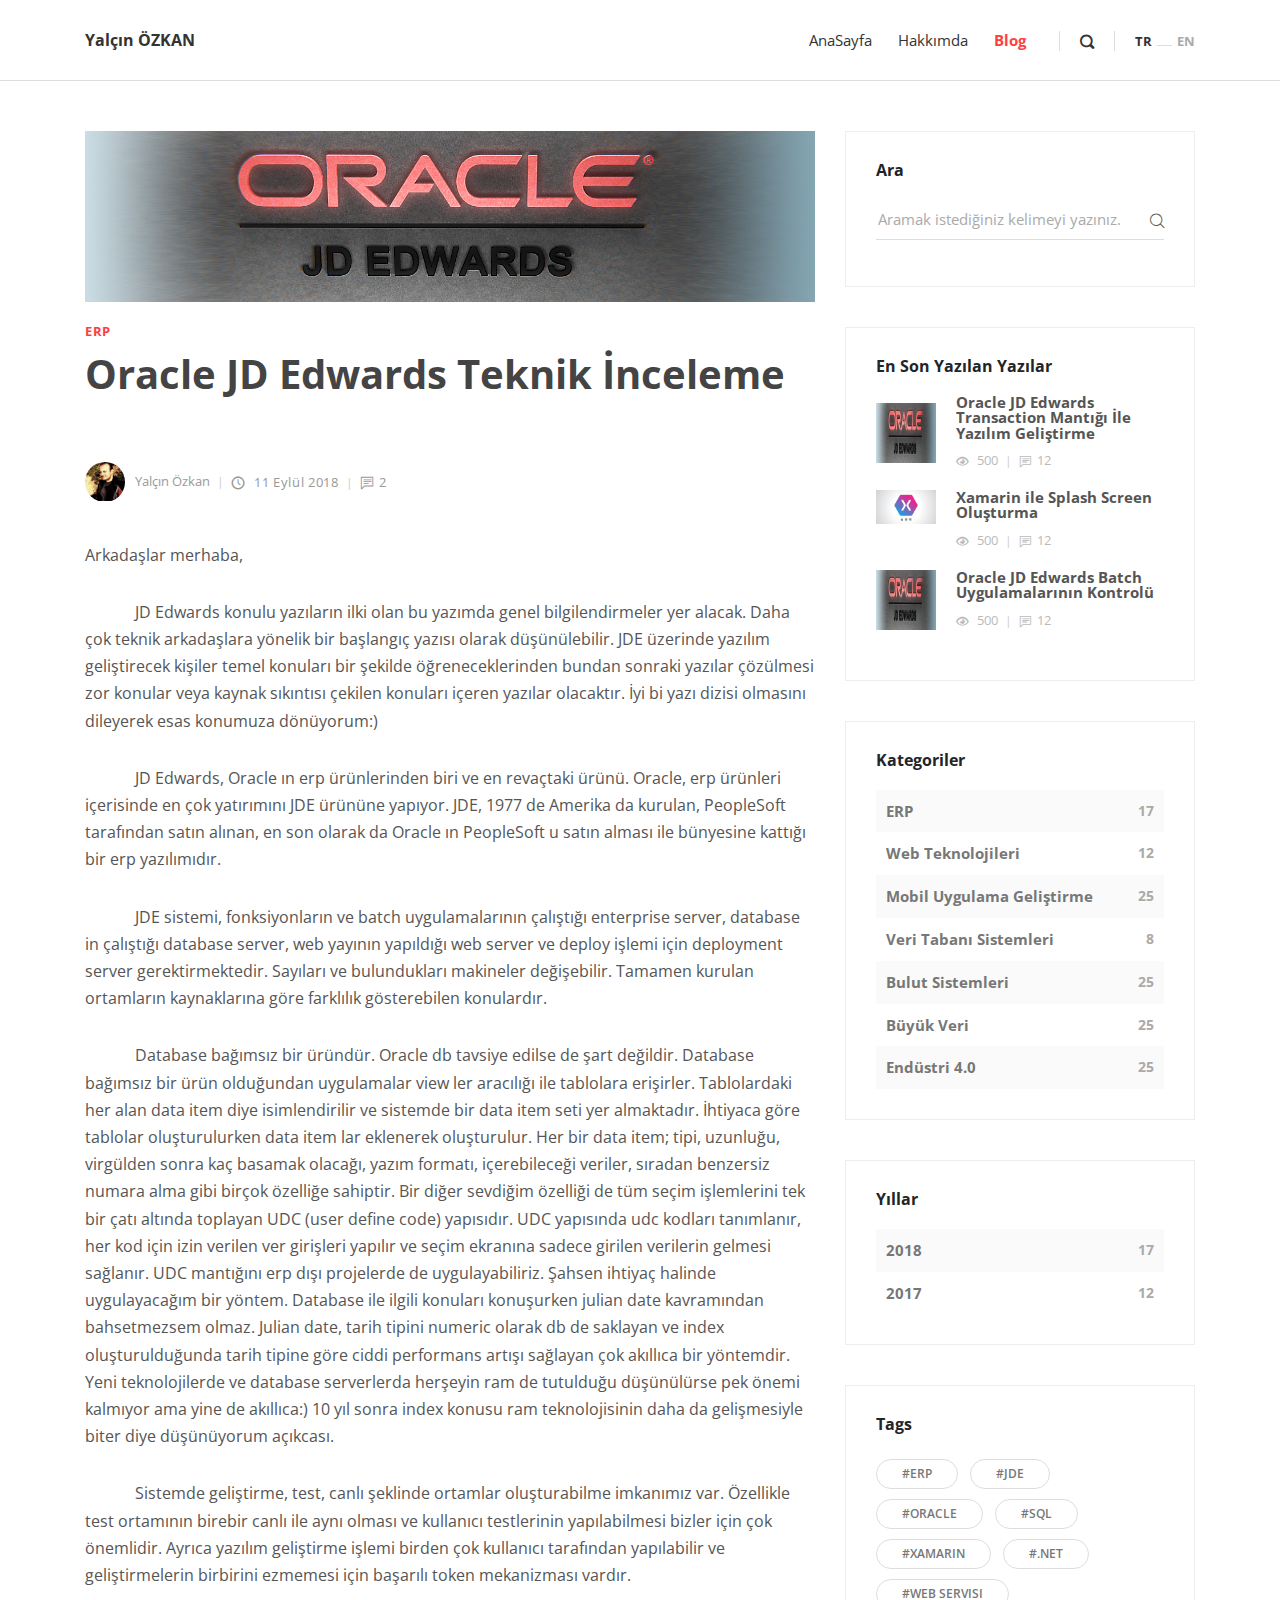
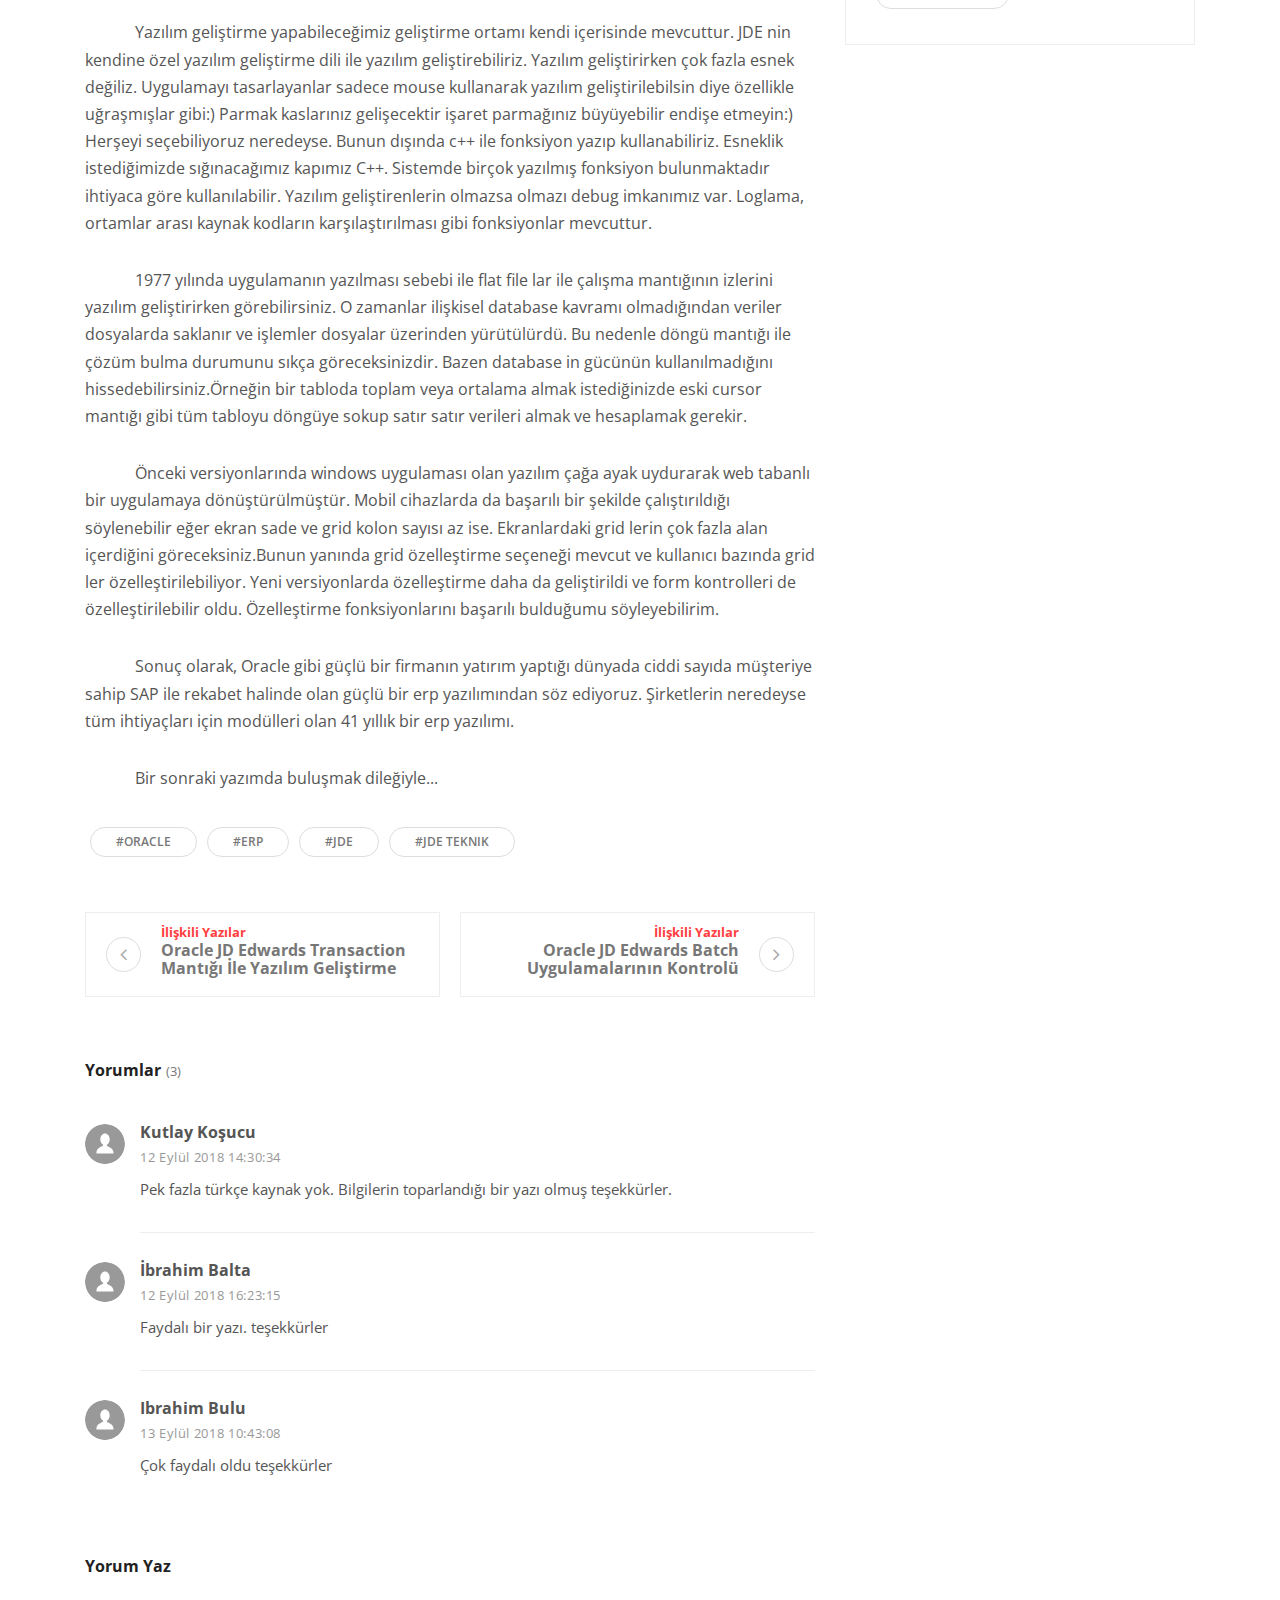
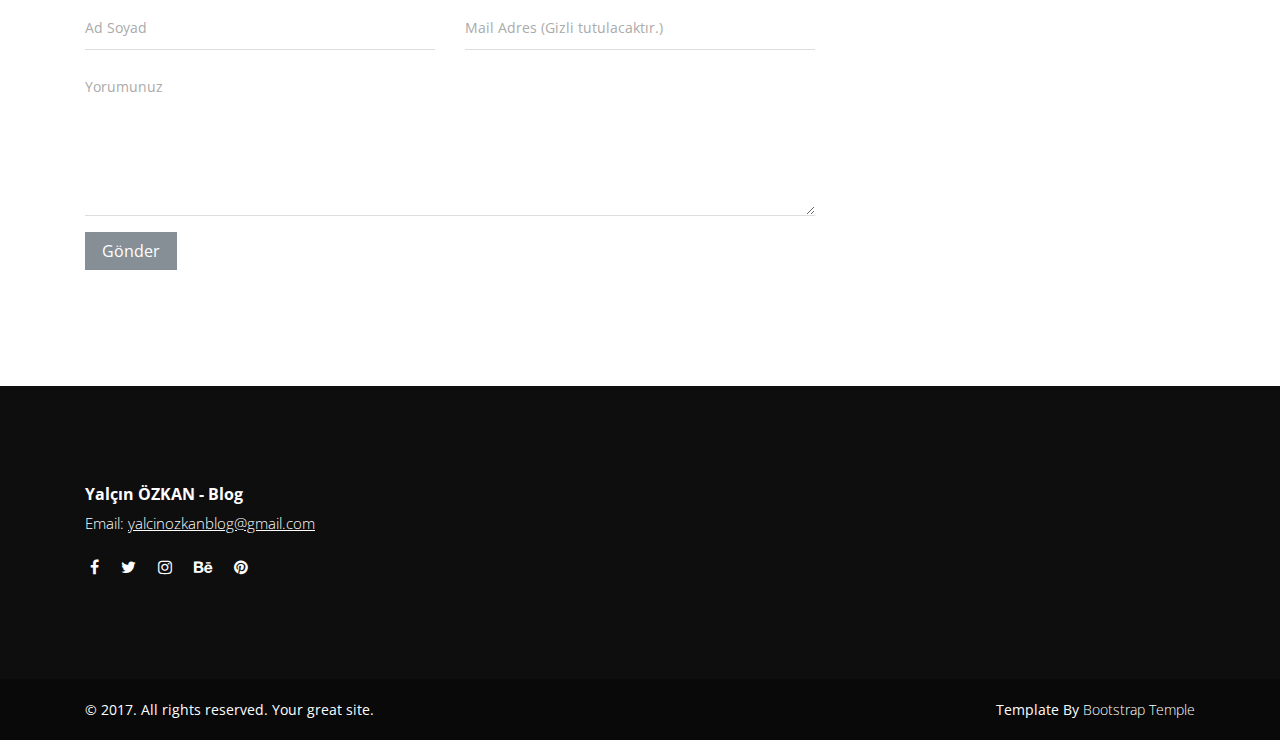
<file: distribution/postjdeteknik.html>
<!DOCTYPE html>
<html>
  <head>
    <meta charset="utf-8">
    <meta http-equiv="X-UA-Compatible" content="IE=edge">
    <title>Yalçın Özkan ın Bloğu</title>
    <meta name="description" content="">
    <meta name="viewport" content="width=device-width, initial-scale=1">
    <meta name="robots" content="all,follow">
    <!-- Bootstrap CSS-->
    <link rel="stylesheet" href="vendor/bootstrap/css/bootstrap.min.css">
    <!-- Font Awesome CSS-->
    <link rel="stylesheet" href="vendor/font-awesome/css/font-awesome.min.css">
    <!-- Custom icon font-->
    <link rel="stylesheet" href="css/fontastic.css">
    <!-- Google fonts - Open Sans-->
    <link rel="stylesheet" href="https://fonts.googleapis.com/css?family=Open+Sans:300,400,700">
    <!-- Fancybox-->
    <link rel="stylesheet" href="vendor/@fancyapps/fancybox/jquery.fancybox.min.css">
    <!-- theme stylesheet-->
    <link rel="stylesheet" href="css/style.red.css" id="theme-stylesheet">
    <!-- Custom stylesheet - for your changes-->
    <link rel="stylesheet" href="css/custom.css">
    <!-- Favicon-->
    <link rel="shortcut icon" href="favicon.png">
    <!-- Tweaks for older IEs--><!--[if lt IE 9]>
        <script src="https://oss.maxcdn.com/html5shiv/3.7.3/html5shiv.min.js"></script>
        <script src="https://oss.maxcdn.com/respond/1.4.2/respond.min.js"></script><![endif]-->
  </head>
  <body>
    <header class="header">
      <!-- Main Navbar-->
      <nav class="navbar navbar-expand-lg">
        <div class="search-area">
          <div class="search-area-inner d-flex align-items-center justify-content-center">
            <div class="close-btn"><i class="icon-close"></i></div>
            <div class="row d-flex justify-content-center">
              <div class="col-md-8">
                <form action="#">
                  <div class="form-group">
                    <input type="search" name="search" id="search" placeholder="What are you looking for?">
                    <button type="submit" class="submit"><i class="icon-search-1"></i></button>
                  </div>
                </form>
              </div>
            </div>
          </div>
        </div>
        <div class="container">
          <!-- Navbar Brand -->
          <div class="navbar-header d-flex align-items-center justify-content-between">
            <!-- Navbar Brand --><a href="index.html" class="navbar-brand">Yalçın ÖZKAN</a>
            <!-- Toggle Button-->
            <button type="button" data-toggle="collapse" data-target="#navbarcollapse" aria-controls="navbarcollapse" aria-expanded="false" aria-label="Toggle navigation" class="navbar-toggler"><span></span><span></span><span></span></button>
          </div>
          <!-- Navbar Menu -->
          <div id="navbarcollapse" class="collapse navbar-collapse">
            <ul class="navbar-nav ml-auto">
              <li class="nav-item"><a href="index.html" class="nav-link ">AnaSayfa</a>
              </li>
			  <li class="nav-item"><a href="About.html" class="nav-link">Hakkımda</a>
              </li>
              <li class="nav-item"><a href="blog.html" class="nav-link active">Blog</a>
              </li>
            </ul>
            <div class="navbar-text"><a href="#" class="search-btn"><i class="icon-search-1"></i></a></div>
            <ul class="langs navbar-text"><a href="#" class="active">TR</a><span>           </span><a href="#">EN</a></ul>
          </div>
        </div>
      </nav>
    </header>
    <div class="container">
      <div class="row">
        <!-- Latest Posts -->
        <main class="post blog-post col-lg-8"> 
          <div class="container">
            <div class="post-single">
              <div class="post-thumbnail"><img src="img/jdeteknik.png" alt="..." class="img-fluid"></div>
              <div class="post-details">
                <div class="post-meta d-flex justify-content-between">
                  <div class="category"><a href="#">ERP</a></div>
                </div>
                <h1>Oracle JD Edwards Teknik İnceleme<a href="#"><i class="fa fa-bookmark-o"></i></a></h1>
                <div class="post-footer d-flex align-items-center flex-column flex-sm-row"><a href="#" class="author d-flex align-items-center flex-wrap">
                    <div class="avatar"><img src="img/profil.jpg" alt="..." class="img-fluid"></div>
                    <div class="title"><span>Yalçın Özkan</span></div></a>
                  <div class="d-flex align-items-center flex-wrap">       
                    <div class="date"><i class="icon-clock"></i> 11 Eylül 2018</div>
                    <!-- <div class="views"><i class="icon-eye"></i> 76</div> -->
                    <div class="comments meta-last"><i class="icon-comment"></i>2</div>
                  </div>
                </div>
                <div class="post-body">
                  <p class="lead"></p>
				  <p>Arkadaşlar merhaba,</p>
                  <p class="paragraf">JD Edwards konulu yazıların ilki olan bu yazımda genel bilgilendirmeler yer alacak. Daha çok teknik arkadaşlara yönelik bir başlangıç yazısı olarak düşünülebilir. JDE üzerinde yazılım geliştirecek kişiler temel konuları bir şekilde öğreneceklerinden bundan sonraki yazılar çözülmesi zor konular veya kaynak sıkıntısı çekilen konuları içeren yazılar olacaktır. İyi bi yazı dizisi olmasını dileyerek esas konumuza dönüyorum:)</p>
                  <!-- <p> <img src="img/featured-pic-3.jpeg" alt="..." class="img-fluid"></p> -->
                  <!-- <h3>Lorem Ipsum Dolor</h3> -->
                  <p class="paragraf">JD Edwards, Oracle ın erp ürünlerinden biri ve en revaçtaki ürünü. Oracle, erp ürünleri içerisinde en çok yatırımını JDE ürününe yapıyor. JDE, 1977 de Amerika da kurulan, PeopleSoft tarafından satın alınan, en son olarak da Oracle ın PeopleSoft u satın alması ile bünyesine kattığı bir erp yazılımıdır.</p>
                  <p class="paragraf">JDE sistemi, fonksiyonların ve batch uygulamalarının çalıştığı enterprise server, database in çalıştığı database server, web yayının yapıldığı web server ve deploy işlemi için deployment server gerektirmektedir. Sayıları ve bulundukları makineler değişebilir. Tamamen kurulan ortamların kaynaklarına göre farklılık gösterebilen konulardır.</p>
				  <p class="paragraf">Database bağımsız bir üründür. Oracle db tavsiye edilse de şart değildir. Database bağımsız bir ürün olduğundan uygulamalar view ler aracılığı ile tablolara erişirler. Tablolardaki her alan data item diye isimlendirilir ve sistemde bir data item seti yer almaktadır. İhtiyaca göre tablolar oluşturulurken data item lar eklenerek oluşturulur. Her bir data item;  tipi, uzunluğu, virgülden sonra kaç basamak olacağı, yazım formatı, içerebileceği veriler, sıradan benzersiz numara alma gibi birçok özelliğe sahiptir. Bir diğer sevdiğim özelliği de tüm seçim işlemlerini tek bir çatı altında toplayan UDC (user define code) yapısıdır. UDC yapısında udc kodları tanımlanır, her kod için izin verilen ver girişleri yapılır ve seçim ekranına sadece girilen verilerin gelmesi sağlanır. UDC mantığını erp dışı projelerde de uygulayabiliriz. Şahsen ihtiyaç halinde uygulayacağım bir yöntem. Database ile ilgili konuları konuşurken julian date kavramından bahsetmezsem olmaz. Julian date, tarih tipini numeric olarak db de saklayan ve index oluşturulduğunda tarih tipine göre ciddi performans artışı sağlayan çok akıllıca bir yöntemdir. Yeni teknolojilerde ve database serverlerda herşeyin ram de tutulduğu düşünülürse pek önemi kalmıyor ama yine de akıllıca:) 10 yıl sonra index konusu ram teknolojisinin daha da gelişmesiyle biter diye düşünüyorum açıkcası.</p>
				  <p class="paragraf">Sistemde geliştirme, test, canlı şeklinde ortamlar oluşturabilme imkanımız var. Özellikle test ortamının birebir canlı ile aynı olması ve kullanıcı testlerinin yapılabilmesi bizler için çok önemlidir. Ayrıca yazılım geliştirme işlemi birden çok kullanıcı tarafından yapılabilir ve geliştirmelerin birbirini ezmemesi için başarılı token mekanizması vardır.</p>
				  <p class="paragraf">Yazılım geliştirme yapabileceğimiz geliştirme ortamı kendi içerisinde mevcuttur. JDE nin kendine özel yazılım geliştirme dili ile yazılım geliştirebiliriz. Yazılım geliştirirken çok fazla esnek değiliz. Uygulamayı tasarlayanlar sadece mouse kullanarak yazılım geliştirilebilsin diye özellikle uğraşmışlar gibi:) Parmak kaslarınız gelişecektir işaret parmağınız büyüyebilir endişe etmeyin:) Herşeyi seçebiliyoruz neredeyse. Bunun dışında c++ ile fonksiyon yazıp kullanabiliriz. Esneklik istediğimizde sığınacağımız kapımız C++. Sistemde birçok yazılmış fonksiyon bulunmaktadır ihtiyaca göre kullanılabilir. Yazılım geliştirenlerin olmazsa olmazı debug imkanımız var. Loglama, ortamlar arası kaynak kodların karşılaştırılması gibi fonksiyonlar mevcuttur. </p>
				  <p class="paragraf">1977 yılında uygulamanın yazılması sebebi ile flat file lar ile çalışma mantığının izlerini yazılım geliştirirken görebilirsiniz. O zamanlar ilişkisel database kavramı olmadığından veriler dosyalarda saklanır ve işlemler dosyalar üzerinden yürütülürdü. Bu nedenle döngü mantığı ile çözüm bulma durumunu sıkça göreceksinizdir. Bazen database in gücünün kullanılmadığını hissedebilirsiniz.Örneğin bir tabloda toplam veya ortalama almak istediğinizde eski cursor mantığı gibi tüm tabloyu döngüye sokup satır satır verileri almak ve hesaplamak gerekir. </p>
				  <p class="paragraf">Önceki versiyonlarında windows uygulaması olan yazılım çağa ayak uydurarak web tabanlı bir uygulamaya dönüştürülmüştür. Mobil cihazlarda da başarılı bir şekilde çalıştırıldığı söylenebilir eğer ekran sade ve grid kolon sayısı az ise. Ekranlardaki grid lerin çok fazla alan içerdiğini göreceksiniz.Bunun yanında grid özelleştirme seçeneği mevcut ve kullanıcı bazında grid ler özelleştirilebiliyor. Yeni versiyonlarda özelleştirme daha da geliştirildi ve form kontrolleri de özelleştirilebilir oldu. Özelleştirme fonksiyonlarını başarılı bulduğumu söyleyebilirim.</p>
				  <p class="paragraf">Sonuç olarak, Oracle gibi güçlü bir firmanın yatırım yaptığı dünyada ciddi sayıda müşteriye sahip SAP ile rekabet halinde olan güçlü bir erp yazılımından söz ediyoruz. Şirketlerin neredeyse tüm ihtiyaçları için modülleri olan 41 yıllık bir erp yazılımı.</p>
				  <p class="paragraf">Bir sonraki yazımda buluşmak dileğiyle...</p>
				  
				  <!--                   <blockquote class="blockquote">
                    <p>Lorem ipsum dolor sit amet, consectetur adipisicing elit, sed do eiusmod tempor incididunt ut labore et dolore magna aliqua. Ut enim ad minim veniam, quis nostrud exercitation ullamco laboris nisi ut aliquip.</p>
                    <footer class="blockquote-footer">Someone famous in
                      <cite title="Source Title">Source Title</cite>
                    </footer>
                  </blockquote> -->
                </div>
                <div class="post-tags"><a href="#" class="tag">#Oracle</a><a href="#" class="tag">#ERP</a><a href="#" class="tag">#JDE</a><a href="#" class="tag">#JDE Teknik</a></div>
                <div class="posts-nav d-flex justify-content-between align-items-stretch flex-column flex-md-row"><a href="postjdetransaction.html" class="prev-post text-left d-flex align-items-center">
                    <div class="icon prev"><i class="fa fa-angle-left"></i></div>
                    <div class="text"><strong class="text-primary">İlişkili Yazılar </strong>
                      <h6>Oracle JD Edwards Transaction Mantığı İle Yazılım Geliştirme</h6>
                    </div></a><a href="postjdebatchcontrol.html" class="next-post text-right d-flex align-items-center justify-content-end">
                    <div class="text"><strong class="text-primary">İlişkili Yazılar </strong>
                      <h6>Oracle JD Edwards Batch Uygulamalarının Kontrolü</h6>
                    </div>
                    <div class="icon next"><i class="fa fa-angle-right">   </i></div></a></div>
                <div class="post-comments">
                  <header>
                    <h3 class="h6">Yorumlar<span class="no-of-comments">(3)</span></h3>
                  </header>
                  <div class="comment">
                    <div class="comment-header d-flex justify-content-between">
                      <div class="user d-flex align-items-center">
                        <div class="image"><img src="img/user.svg" alt="..." class="img-fluid rounded-circle"></div>
                        <div class="title"><strong>Kutlay Koşucu</strong><span class="date">12 Eylül 2018 14:30:34</span></div>
                      </div>
                    </div>
                    <div class="comment-body">
                      <p>Pek fazla türkçe kaynak yok. Bilgilerin toparlandığı bir yazı olmuş teşekkürler.</p>
                    </div>
                  </div>
                  <div class="comment">
                    <div class="comment-header d-flex justify-content-between">
                      <div class="user d-flex align-items-center">
                        <div class="image"><img src="img/user.svg" alt="..." class="img-fluid rounded-circle"></div>
                        <div class="title"><strong>İbrahim Balta</strong><span class="date">12 Eylül 2018 16:23:15</span></div>
                      </div>
                    </div>
                    <div class="comment-body">
                      <p>Faydalı bir yazı. teşekkürler</p>
                    </div>
                  </div>
                  <div class="comment">
                    <div class="comment-header d-flex justify-content-between">
                      <div class="user d-flex align-items-center">
                        <div class="image"><img src="img/user.svg" alt="..." class="img-fluid rounded-circle"></div>
                        <div class="title"><strong>ibrahim Bulu</strong><span class="date">13 Eylül 2018 10:43:08</span></div>
                      </div>
                    </div>
                    <div class="comment-body">
                      <p>Çok faydalı oldu teşekkürler</p>
                    </div>
                  </div>
                </div>
                <div class="add-comment">
                  <header>
                    <h3 class="h6">Yorum Yaz</h3>
                  </header>
                  <form action="#" class="commenting-form">
                    <div class="row">
                      <div class="form-group col-md-6">
                        <input type="text" name="username" id="username" placeholder="Ad Soyad" class="form-control">
                      </div>
                      <div class="form-group col-md-6">
                        <input type="email" name="username" id="useremail" placeholder="Mail Adres (Gizli tutulacaktır.)" class="form-control">
                      </div>
                      <div class="form-group col-md-12">
                        <textarea name="usercomment" id="usercomment" placeholder="Yorumunuz" class="form-control"></textarea>
                      </div>
                      <div class="form-group col-md-12">
                        <button type="submit" class="btn btn-secondary">Gönder</button>
                      </div>
                    </div>
                  </form>
                </div>
              </div>
            </div>
          </div>
        </main>
        <aside class="col-lg-4">
          <!-- Widget [Search Bar Widget]-->
          <div class="widget search">
            <header>
              <h3 class="h6">Ara</h3>
            </header>
            <form action="#" class="search-form">
              <div class="form-group">
                <input type="search" placeholder="Aramak istediğiniz kelimeyi yazınız.">
                <button type="submit" class="submit"><i class="icon-search"></i></button>
              </div>
            </form>
          </div>
          <!-- Widget [Latest Posts Widget]        -->
          <div class="widget latest-posts">
            <header>
              <h3 class="h6">En Son Yazılan Yazılar</h3>
            </header>
            <div class="blog-posts"><a href="#">
                <div class="item d-flex align-items-center">
                  <div class="image"><img src="img/smalljdeteknik.png" alt="..." class="img-fluid"></div>
                  <div class="title"><strong>Oracle JD Edwards Transaction Mantığı İle Yazılım Geliştirme</strong>
                    <div class="d-flex align-items-center">
                      <div class="views"><i class="icon-eye"></i> 500</div>
                      <div class="comments"><i class="icon-comment"></i>12</div>
                    </div>
                  </div>
                </div></a><a href="#">
                <div class="item d-flex align-items-center">
                  <div class="image"><img src="img/xamarin.jpg" alt="..." class="img-fluid"></div>
                  <div class="title"><strong>Xamarin ile Splash Screen Oluşturma</strong>
                    <div class="d-flex align-items-center">
                      <div class="views"><i class="icon-eye"></i> 500</div>
                      <div class="comments"><i class="icon-comment"></i>12</div>
                    </div>
                  </div>
                </div></a><a href="#">
                <div class="item d-flex align-items-center">
                  <div class="image"><img src="img/smalljdeteknik.png" alt="..." class="img-fluid"></div>
                  <div class="title"><strong>Oracle JD Edwards Batch Uygulamalarının Kontrolü</strong>
                    <div class="d-flex align-items-center">
                      <div class="views"><i class="icon-eye"></i> 500</div>
                      <div class="comments"><i class="icon-comment"></i>12</div>
                    </div>
                  </div>
                </div></a></div>
          </div>
          <!-- Widget [Categories Widget]-->
          <div class="widget categories">
            <header>
              <h3 class="h6">Kategoriler</h3>
            </header>
			<div class="item d-flex justify-content-between"><a href="#">ERP</a><span>17</span></div>
            <div class="item d-flex justify-content-between"><a href="#">Web Teknolojileri</a><span>12</span></div>
            <div class="item d-flex justify-content-between"><a href="#">Mobil Uygulama Geliştirme</a><span>25</span></div>
            <div class="item d-flex justify-content-between"><a href="#">Veri Tabanı Sistemleri</a><span>8</span></div>
            <div class="item d-flex justify-content-between"><a href="#">Bulut Sistemleri</a><span>25</span></div>
			<div class="item d-flex justify-content-between"><a href="#">Büyük Veri</a><span>25</span></div>
			<div class="item d-flex justify-content-between"><a href="#">Endüstri 4.0</a><span>25</span></div>
          </div>
          <!-- Widget [Tags Cloud Widget]-->
		  <!-- Widget [Categories Widget]-->
          <div class="widget categories">
            <header>
              <h3 class="h6">Yıllar</h3>
            </header>
			<div class="item d-flex justify-content-between"><a href="#">2018</a><span>17</span></div>
            <div class="item d-flex justify-content-between"><a href="#">2017</a><span>12</span></div>
          </div>
          <!-- Widget [Tags Cloud Widget]-->
		  
          <div class="widget tags">       
            <header>
              <h3 class="h6">Tags</h3>
            </header>
            <ul class="list-inline">
              <li class="list-inline-item"><a href="#" class="tag">#ERP</a></li>
              <li class="list-inline-item"><a href="#" class="tag">#JDE</a></li>
              <li class="list-inline-item"><a href="#" class="tag">#Oracle</a></li>
              <li class="list-inline-item"><a href="#" class="tag">#SQL</a></li>
              <li class="list-inline-item"><a href="#" class="tag">#Xamarin</a></li>
			  <li class="list-inline-item"><a href="#" class="tag">#.NET</a></li>
              <li class="list-inline-item"><a href="#" class="tag">#Web Servisi</a></li>
            </ul>
          </div>
        </aside>
      </div>
    </div>
    <!-- Page Footer-->
    <footer class="main-footer">
      <div class="container">
        <div class="row">
          <div class="col-md-4">
            <div class="logo">
              <h6 class="text-white">Yalçın ÖZKAN - Blog</h6>
            </div>
            <div class="contact-details">
              <!-- <p>53 Broadway, Broklyn, NY 11249</p> -->
              <!-- <p>Phone: (020) 123 456 789</p> -->
              <p>Email: <a href="mailto:info@company.com">yalcinozkanblog@gmail.com</a></p>
              <ul class="social-menu">
                <li class="list-inline-item"><a href="#"><i class="fa fa-facebook"></i></a></li>
                <li class="list-inline-item"><a href="#"><i class="fa fa-twitter"></i></a></li>
                <li class="list-inline-item"><a href="#"><i class="fa fa-instagram"></i></a></li>
                <li class="list-inline-item"><a href="#"><i class="fa fa-behance"></i></a></li>
                <li class="list-inline-item"><a href="#"><i class="fa fa-pinterest"></i></a></li>
              </ul>
            </div>
          </div>
<!--           <div class="col-md-4">
            <div class="menus d-flex">
              <ul class="list-unstyled">
                <li> <a href="#">My Account</a></li>
                <li> <a href="#">Add Listing</a></li>
                <li> <a href="#">Pricing</a></li>
                <li> <a href="#">Privacy &amp; Policy</a></li>
              </ul>
              <ul class="list-unstyled">
                <li> <a href="#">Our Partners</a></li>
                <li> <a href="#">FAQ</a></li>
                <li> <a href="#">How It Works</a></li>
                <li> <a href="#">Contact</a></li>
              </ul>
            </div>
          </div> -->
<!--           <div class="col-md-4">
            <div class="latest-posts"><a href="#">
                <div class="post d-flex align-items-center">
                  <div class="image"><img src="img/small-thumbnail-1.jpg" alt="..." class="img-fluid"></div>
                  <div class="title"><strong>Hotels for all budgets</strong><span class="date last-meta">October 26, 2016</span></div>
                </div></a><a href="#">
                <div class="post d-flex align-items-center">
                  <div class="image"><img src="img/small-thumbnail-2.jpg" alt="..." class="img-fluid"></div>
                  <div class="title"><strong>Great street atrs in London</strong><span class="date last-meta">October 26, 2016</span></div>
                </div></a><a href="#">
                <div class="post d-flex align-items-center">
                  <div class="image"><img src="img/small-thumbnail-3.jpg" alt="..." class="img-fluid"></div>
                  <div class="title"><strong>Best coffee shops in Sydney</strong><span class="date last-meta">October 26, 2016</span></div>
                </div></a></div>
          </div> -->
        </div>
      </div>
      <div class="copyrights">
        <div class="container">
          <div class="row">
            <div class="col-md-6">
              <p>&copy; 2017. All rights reserved. Your great site.</p>
            </div>
            <div class="col-md-6 text-right">
              <p>Template By <a href="https://bootstraptemple.com" class="text-white">Bootstrap Temple</a>
                <!-- Please do not remove the backlink to Bootstrap Temple unless you purchase an attribution-free license @ Bootstrap Temple or support us at http://bootstrapious.com/donate. It is part of the license conditions. Thanks for understanding :)                         -->
              </p>
            </div>
          </div>
        </div>
      </div>
    </footer>
    <!-- JavaScript files-->
    <script src="vendor/jquery/jquery.min.js"></script>
    <script src="vendor/popper.js/umd/popper.min.js"> </script>
    <script src="vendor/bootstrap/js/bootstrap.min.js"></script>
    <script src="vendor/jquery.cookie/jquery.cookie.js"> </script>
    <script src="vendor/@fancyapps/fancybox/jquery.fancybox.min.js"></script>
    <script src="js/front.js"></script>
  </body>
</html>
</file>
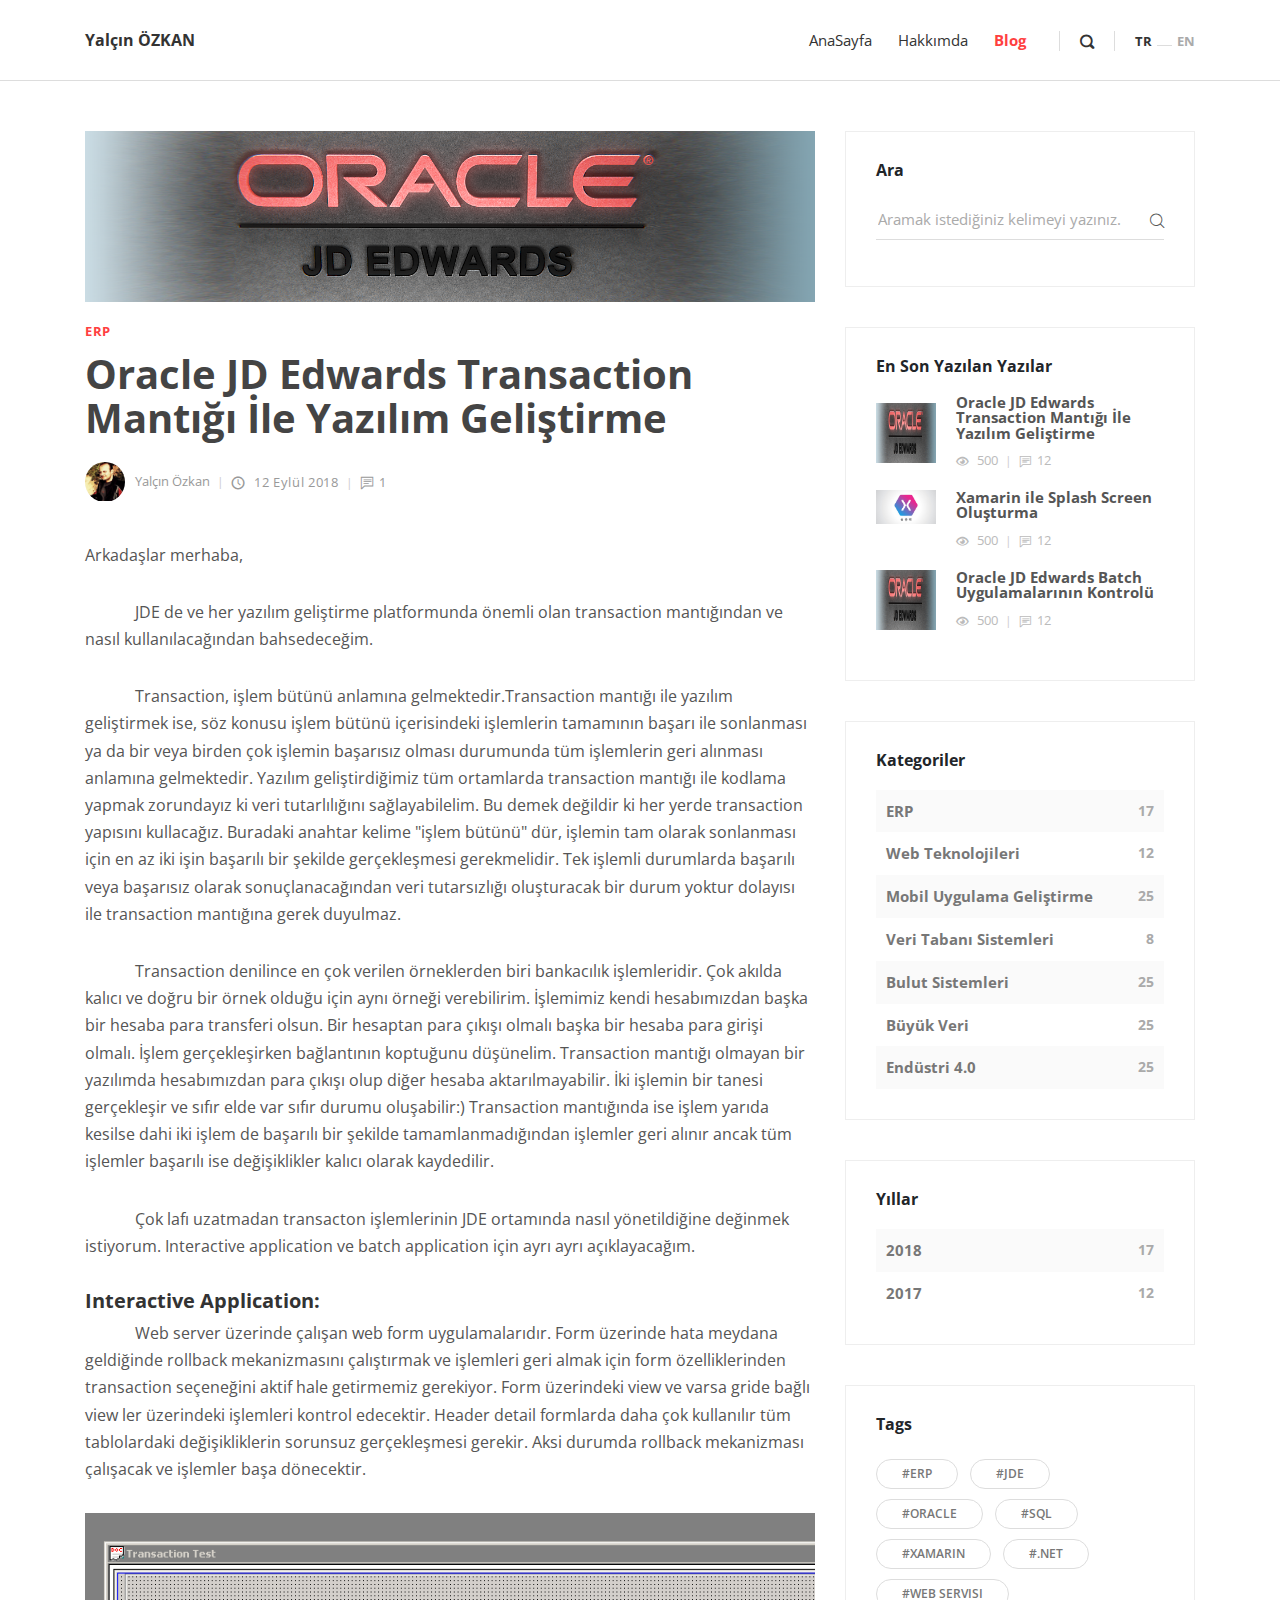
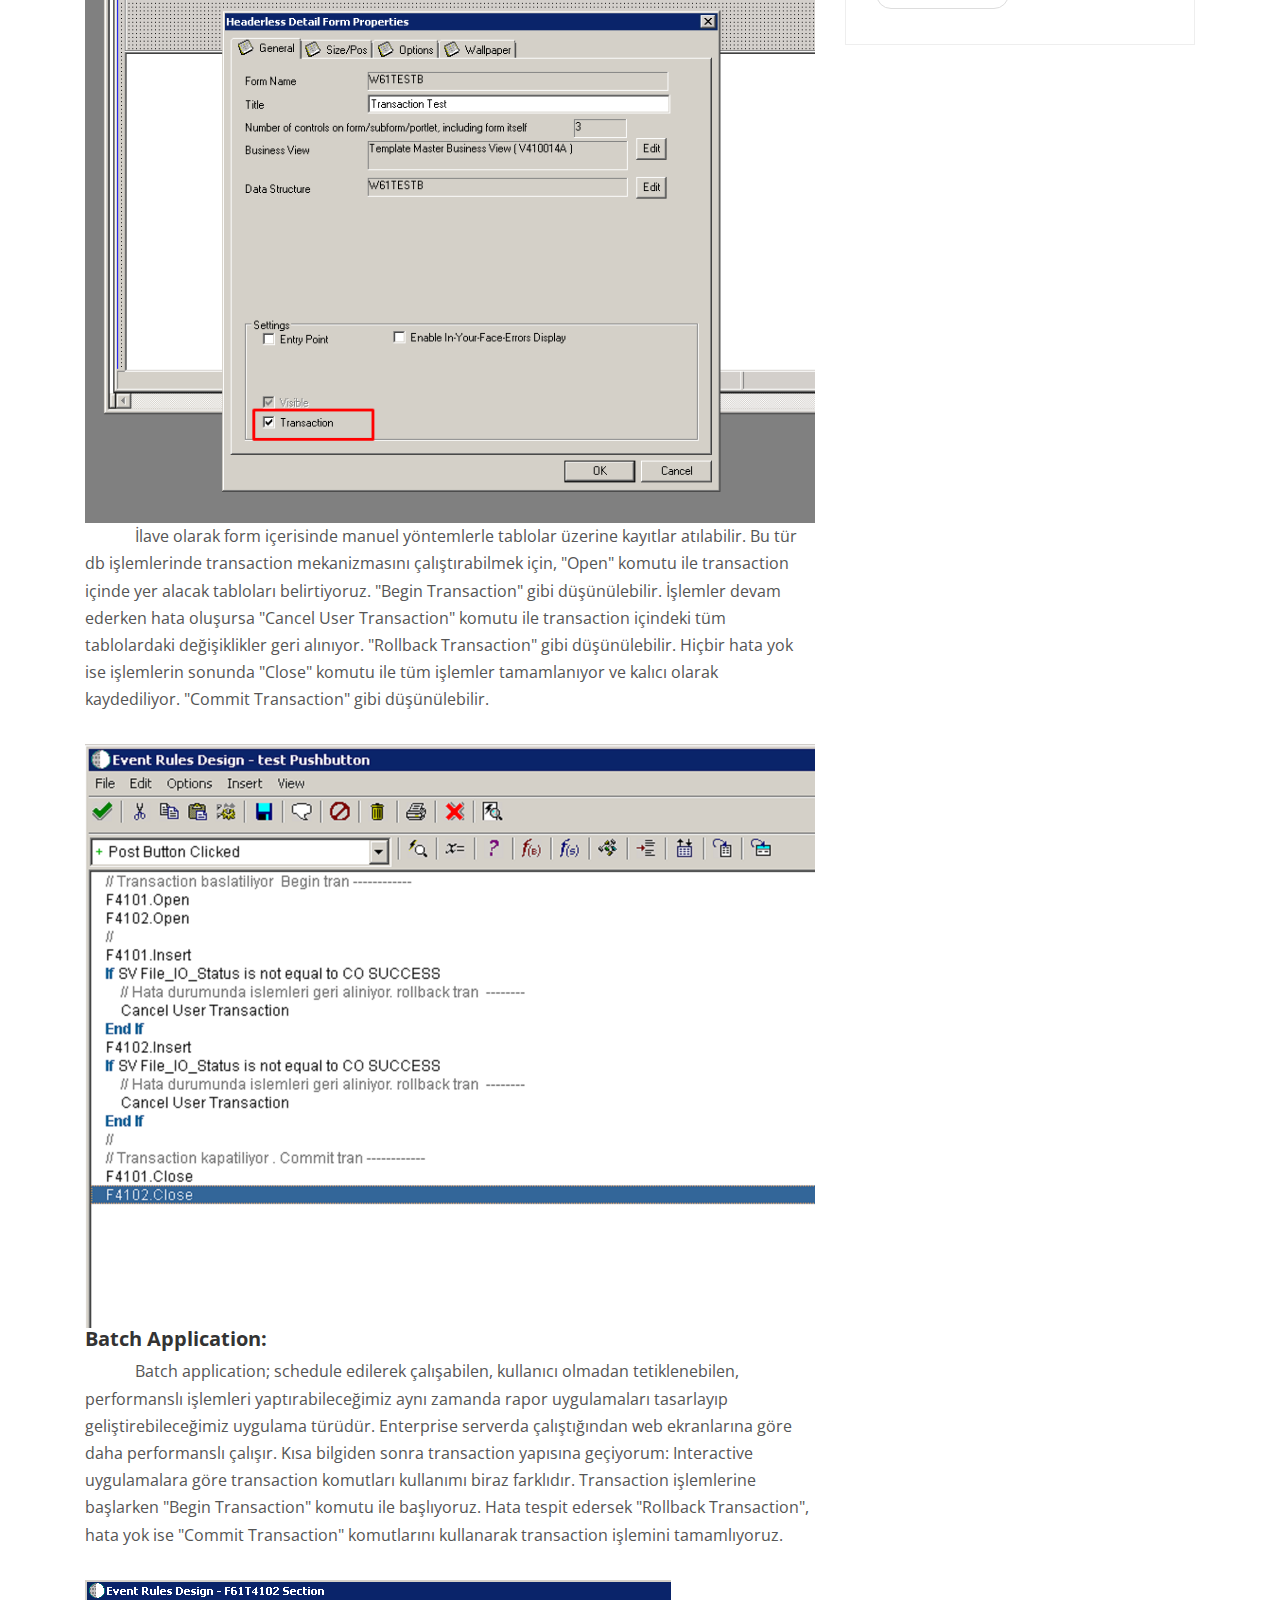
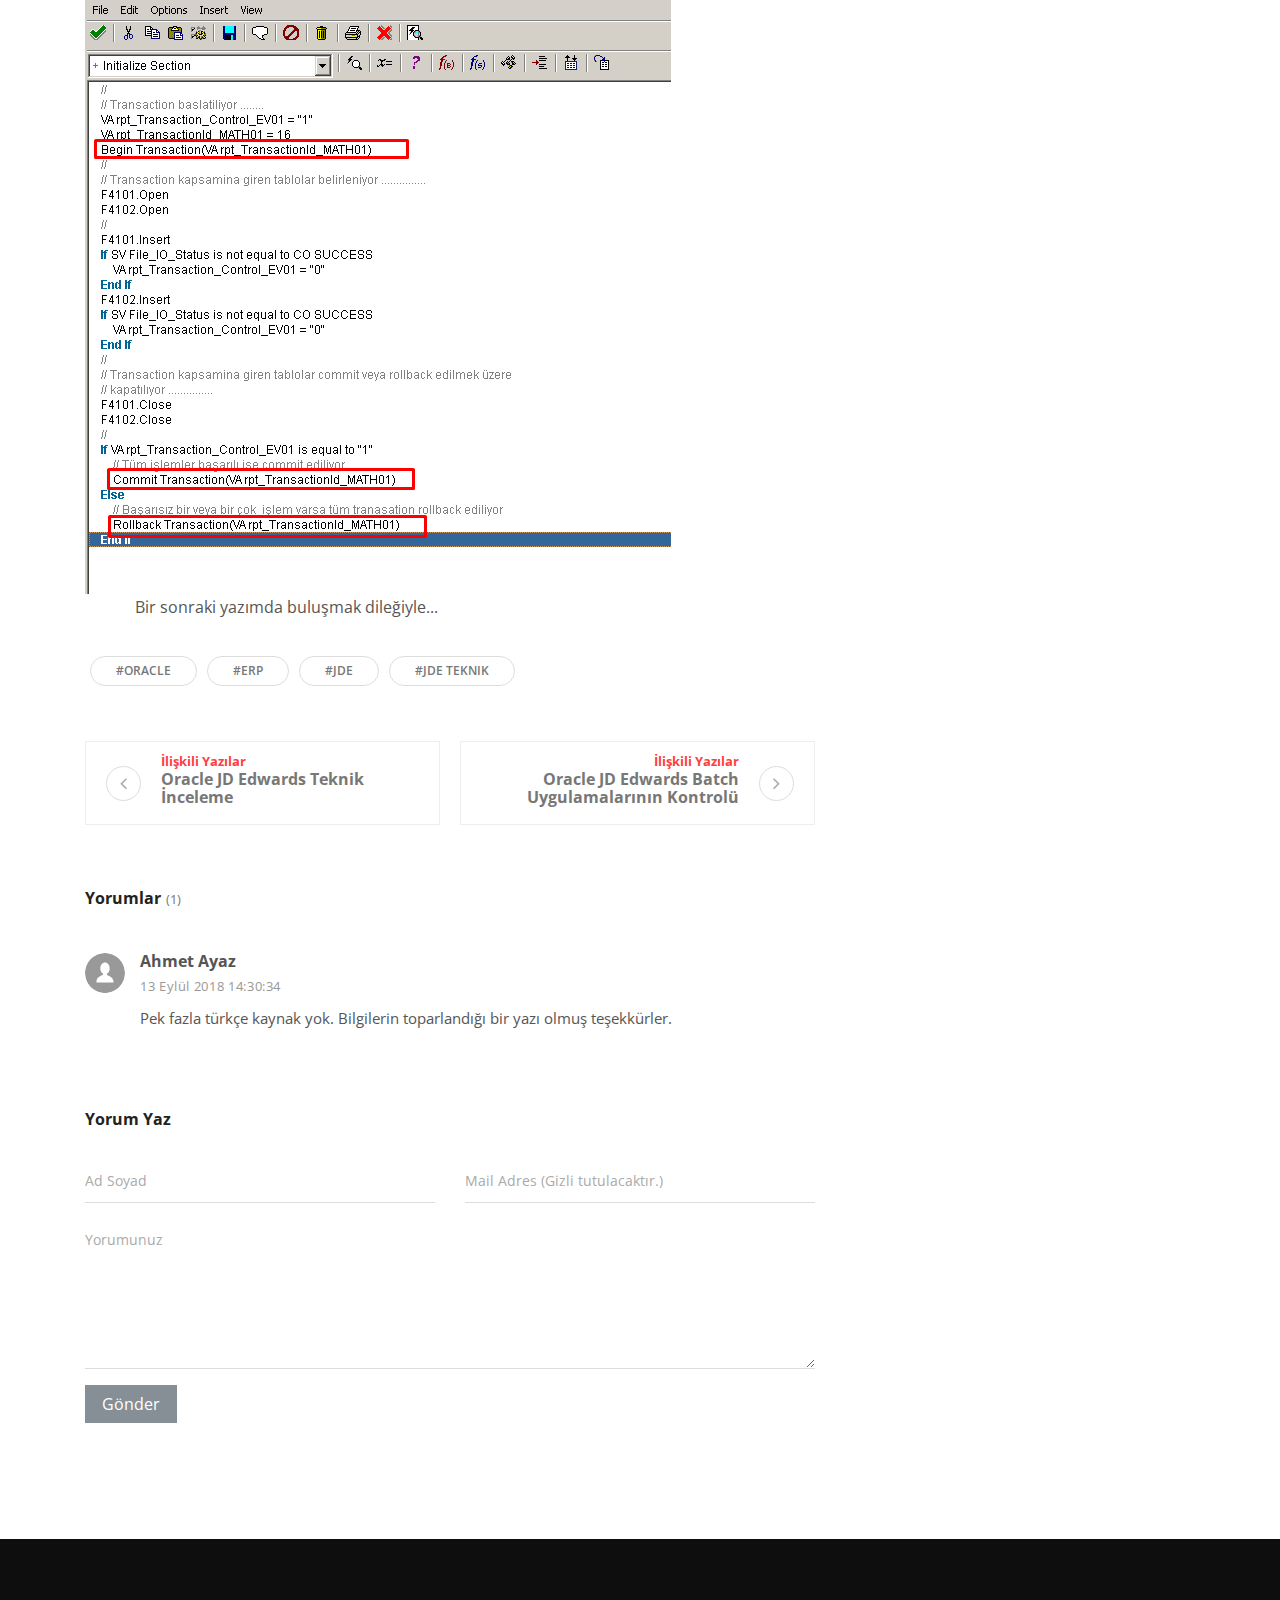
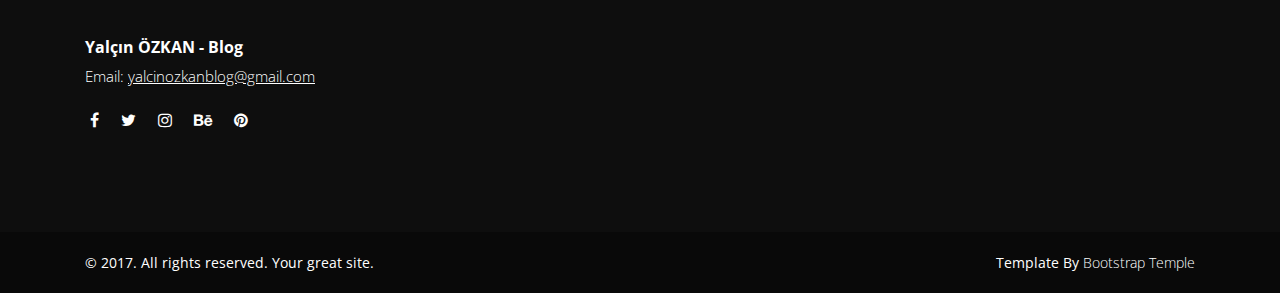
<file: distribution/postjdetransaction.html>
<!DOCTYPE html>
<html>
  <head>
    <meta charset="utf-8">
    <meta http-equiv="X-UA-Compatible" content="IE=edge">
    <title>Yalçın Özkan ın Bloğu</title>
    <meta name="description" content="">
    <meta name="viewport" content="width=device-width, initial-scale=1">
    <meta name="robots" content="all,follow">
    <!-- Bootstrap CSS-->
    <link rel="stylesheet" href="vendor/bootstrap/css/bootstrap.min.css">
    <!-- Font Awesome CSS-->
    <link rel="stylesheet" href="vendor/font-awesome/css/font-awesome.min.css">
    <!-- Custom icon font-->
    <link rel="stylesheet" href="css/fontastic.css">
    <!-- Google fonts - Open Sans-->
    <link rel="stylesheet" href="https://fonts.googleapis.com/css?family=Open+Sans:300,400,700">
    <!-- Fancybox-->
    <link rel="stylesheet" href="vendor/@fancyapps/fancybox/jquery.fancybox.min.css">
    <!-- theme stylesheet-->
    <link rel="stylesheet" href="css/style.red.css" id="theme-stylesheet">
    <!-- Custom stylesheet - for your changes-->
    <link rel="stylesheet" href="css/custom.css">
    <!-- Favicon-->
    <link rel="shortcut icon" href="favicon.png">
    <!-- Tweaks for older IEs--><!--[if lt IE 9]>
        <script src="https://oss.maxcdn.com/html5shiv/3.7.3/html5shiv.min.js"></script>
        <script src="https://oss.maxcdn.com/respond/1.4.2/respond.min.js"></script><![endif]-->
		
	<!--lightbox-->
	<link rel="stylesheet" type="text/css" href="js/lightbox2-master/dist/css/lightbox.css">
	<script src="js/lightbox2-master/dist/js/lightbox.min.js"></script>
	<!--lightbox-->
	
  </head>
  <body>
    <header class="header">
      <!-- Main Navbar-->
      <nav class="navbar navbar-expand-lg">
        <div class="search-area">
          <div class="search-area-inner d-flex align-items-center justify-content-center">
            <div class="close-btn"><i class="icon-close"></i></div>
            <div class="row d-flex justify-content-center">
              <div class="col-md-8">
                <form action="#">
                  <div class="form-group">
                    <input type="search" name="search" id="search" placeholder="What are you looking for?">
                    <button type="submit" class="submit"><i class="icon-search-1"></i></button>
                  </div>
                </form>
              </div>
            </div>
          </div>
        </div>
        <div class="container">
          <!-- Navbar Brand -->
          <div class="navbar-header d-flex align-items-center justify-content-between">
            <!-- Navbar Brand --><a href="index.html" class="navbar-brand">Yalçın ÖZKAN</a>
            <!-- Toggle Button-->
            <button type="button" data-toggle="collapse" data-target="#navbarcollapse" aria-controls="navbarcollapse" aria-expanded="false" aria-label="Toggle navigation" class="navbar-toggler"><span></span><span></span><span></span></button>
          </div>
          <!-- Navbar Menu -->
          <div id="navbarcollapse" class="collapse navbar-collapse">
            <ul class="navbar-nav ml-auto">
              <li class="nav-item"><a href="index.html" class="nav-link ">AnaSayfa</a>
              </li>
			  <li class="nav-item"><a href="About.html" class="nav-link">Hakkımda</a>
              </li>
              <li class="nav-item"><a href="blog.html" class="nav-link active">Blog</a>
              </li>
            </ul>
            <div class="navbar-text"><a href="#" class="search-btn"><i class="icon-search-1"></i></a></div>
            <ul class="langs navbar-text"><a href="#" class="active">TR</a><span>           </span><a href="#">EN</a></ul>
          </div>
        </div>
      </nav>
    </header>
    <div class="container">
      <div class="row">
        <!-- Latest Posts -->
        <main class="post blog-post col-lg-8"> 
          <div class="container">
            <div class="post-single">
              <div class="post-thumbnail"><img src="img/jdeteknik.png" alt="..." class="img-fluid"></div>
              <div class="post-details">
                <div class="post-meta d-flex justify-content-between">
                  <div class="category"><a href="#">ERP</a></div>
                </div>
                <h1>Oracle JD Edwards Transaction Mantığı İle Yazılım Geliştirme <a href="#"><i class="fa fa-bookmark-o"></i></a></h1>
                <div class="post-footer d-flex align-items-center flex-column flex-sm-row"><a href="#" class="author d-flex align-items-center flex-wrap">
                    <div class="avatar"><img src="img/profil.jpg" alt="..." class="img-fluid"></div>
                    <div class="title"><span>Yalçın Özkan</span></div></a>
                  <div class="d-flex align-items-center flex-wrap">       
                    <div class="date"><i class="icon-clock"></i> 12 Eylül 2018</div>
                    <!-- <div class="views"><i class="icon-eye"></i> 76</div> -->
                    <div class="comments meta-last"><i class="icon-comment"></i>1</div>
                  </div>
                </div>
                <div class="post-body">
                  <p class="lead"></p>
				  <p>Arkadaşlar merhaba,</p>
                  <p class="paragraf">JDE de ve her yazılım geliştirme platformunda önemli olan transaction mantığından ve nasıl kullanılacağından bahsedeceğim. </p>
                  <!-- <p> <img src="img/featured-pic-3.jpeg" alt="..." class="img-fluid"></p> -->
                  <!-- <h3>Lorem Ipsum Dolor</h3> -->
                  <p class="paragraf">Transaction, işlem bütünü anlamına gelmektedir.Transaction mantığı ile yazılım geliştirmek ise,  söz konusu işlem bütünü içerisindeki işlemlerin tamamının başarı ile sonlanması ya da bir veya birden çok işlemin başarısız olması durumunda tüm işlemlerin geri alınması anlamına gelmektedir. Yazılım geliştirdiğimiz tüm ortamlarda transaction mantığı ile kodlama yapmak zorundayız ki veri tutarlılığını sağlayabilelim. Bu demek değildir ki her yerde transaction yapısını kullacağız. Buradaki anahtar kelime "işlem bütünü" dür, işlemin tam olarak sonlanması için en az iki işin başarılı bir şekilde gerçekleşmesi gerekmelidir. Tek işlemli durumlarda başarılı veya başarısız olarak sonuçlanacağından veri tutarsızlığı oluşturacak bir durum yoktur dolayısı ile transaction mantığına gerek duyulmaz.</p>
                  <p class="paragraf">Transaction denilince en çok verilen örneklerden biri bankacılık işlemleridir. Çok akılda kalıcı ve doğru bir örnek olduğu için aynı örneği verebilirim. İşlemimiz kendi hesabımızdan başka bir hesaba para transferi olsun. Bir hesaptan para çıkışı olmalı başka bir hesaba para girişi olmalı. İşlem gerçekleşirken bağlantının koptuğunu düşünelim. Transaction mantığı olmayan bir yazılımda hesabımızdan para çıkışı olup diğer hesaba aktarılmayabilir. İki işlemin bir tanesi gerçekleşir ve sıfır elde var sıfır durumu oluşabilir:) Transaction mantığında ise işlem yarıda kesilse dahi iki işlem de başarılı bir şekilde tamamlanmadığından işlemler geri alınır ancak tüm işlemler başarılı ise değişiklikler kalıcı olarak kaydedilir.</p>
				  <p class="paragraf">Çok lafı uzatmadan transacton işlemlerinin JDE ortamında nasıl yönetildiğine değinmek istiyorum.  Interactive application ve batch application için ayrı ayrı açıklayacağım.</p>
				  <h5>Interactive Application:</h5>
				  <p class="paragraf">Web server üzerinde çalışan web form uygulamalarıdır. Form üzerinde hata meydana geldiğinde rollback mekanizmasını çalıştırmak ve işlemleri geri almak için form özelliklerinden  transaction seçeneğini aktif hale getirmemiz gerekiyor. Form üzerindeki view ve varsa gride bağlı view ler üzerindeki işlemleri kontrol edecektir. Header detail formlarda daha çok kullanılır tüm tablolardaki değişikliklerin sorunsuz gerçekleşmesi gerekir. Aksi durumda rollback mekanizması çalışacak ve işlemler başa dönecektir.</p>
				  <!-- <p> <img src="img/jdetransaction1.png" alt="..." class="img-fluid"></p> -->
				  <a class="example-image-link" href="img/jdetransaction1.png" data-lightbox="example-1"><img class="example-image" src="img/jdetransaction1.png" alt="resim açıklama" width="100%"></a>	
				  <p class="paragraf">İlave olarak form içerisinde manuel yöntemlerle tablolar üzerine kayıtlar atılabilir. Bu tür db işlemlerinde transaction mekanizmasını çalıştırabilmek için, "Open" komutu ile transaction içinde yer alacak tabloları belirtiyoruz. "Begin Transaction" gibi düşünülebilir. İşlemler devam ederken hata oluşursa "Cancel User Transaction" komutu ile transaction içindeki tüm tablolardaki değişiklikler geri alınıyor. "Rollback Transaction" gibi düşünülebilir. Hiçbir hata yok ise işlemlerin sonunda "Close" komutu ile tüm işlemler tamamlanıyor ve kalıcı olarak kaydediliyor. "Commit Transaction" gibi düşünülebilir. </p>
				  <!-- <p> <img src="img/jdetransaction2.png" alt="..." class="img-fluid"></p> -->
				  <a class="example-image-link" href="img/jdetransaction2.png" data-lightbox="example-1"><img class="example-image" src="img/jdetransaction2.png" alt="resim açıklama" width="100%"></a>
				  <h5>Batch Application:</h5>
				  <p class="paragraf">Batch application;  schedule edilerek çalışabilen, kullanıcı olmadan tetiklenebilen, performanslı işlemleri yaptırabileceğimiz aynı zamanda rapor uygulamaları tasarlayıp geliştirebileceğimiz uygulama türüdür. Enterprise serverda çalıştığından web ekranlarına göre daha performanslı çalışır. Kısa bilgiden sonra transaction yapısına geçiyorum: Interactive uygulamalara göre transaction komutları kullanımı biraz farklıdır. Transaction işlemlerine başlarken "Begin Transaction" komutu ile başlıyoruz. Hata tespit edersek "Rollback Transaction", hata yok ise "Commit Transaction" komutlarını kullanarak transaction işlemini tamamlıyoruz. </p>
				  <!-- <p> <img src="img/jdetransaction3.png" alt="..." class="img-fluid"></p>				   -->
				  <a class="example-image-link" href="img/jdetransaction3.png" data-lightbox="example-1"><img class="example-image" src="img/jdetransaction3.png" alt="resim açıklama" width="100%"></a>
				  <p class="paragraf">Bir sonraki yazımda buluşmak dileğiyle...</p>
				  <!--                   <blockquote class="blockquote">
                    <p>Lorem ipsum dolor sit amet, consectetur adipisicing elit, sed do eiusmod tempor incididunt ut labore et dolore magna aliqua. Ut enim ad minim veniam, quis nostrud exercitation ullamco laboris nisi ut aliquip.</p>
                    <footer class="blockquote-footer">Someone famous in
                      <cite title="Source Title">Source Title</cite>
                    </footer>
                  </blockquote> -->
                </div>
                <div class="post-tags"><a href="#" class="tag">#Oracle</a><a href="#" class="tag">#ERP</a><a href="#" class="tag">#JDE</a><a href="#" class="tag">#JDE Teknik</a></div>
                <div class="posts-nav d-flex justify-content-between align-items-stretch flex-column flex-md-row"><a href="postjdeteknik.html" class="prev-post text-left d-flex align-items-center">
                    <div class="icon prev"><i class="fa fa-angle-left"></i></div>
                    <div class="text"><strong class="text-primary">İlişkili Yazılar </strong>
                      <h6>Oracle JD Edwards Teknik İnceleme</h6>
                    </div></a><a href="postjdebatchcontrol.html" class="next-post text-right d-flex align-items-center justify-content-end">
                    <div class="text"><strong class="text-primary">İlişkili Yazılar </strong>
                      <h6>Oracle JD Edwards Batch Uygulamalarının Kontrolü</h6>
                    </div>
                    <div class="icon next"><i class="fa fa-angle-right">   </i></div></a></div>
                <div class="post-comments">
                  <header>
                    <h3 class="h6">Yorumlar<span class="no-of-comments">(1)</span></h3>
                  </header>
                  <div class="comment">
                    <div class="comment-header d-flex justify-content-between">
                      <div class="user d-flex align-items-center">
                        <div class="image"><img src="img/user.svg" alt="..." class="img-fluid rounded-circle"></div>
                        <div class="title"><strong>Ahmet Ayaz</strong><span class="date">13 Eylül 2018 14:30:34</span></div>
                      </div>
                    </div>
                    <div class="comment-body">
                      <p>Pek fazla türkçe kaynak yok. Bilgilerin toparlandığı bir yazı olmuş teşekkürler.</p>
                    </div>
                  </div>
<!--                   <div class="comment">
                    <div class="comment-header d-flex justify-content-between">
                      <div class="user d-flex align-items-center">
                        <div class="image"><img src="img/user.svg" alt="..." class="img-fluid rounded-circle"></div>
                        <div class="title"><strong>İbrahim Balta</strong><span class="date">12 Eylül 2018 16:23:15</span></div>
                      </div>
                    </div>
                    <div class="comment-body">
                      <p>Faydalı bir yazı. teşekkürler</p>
                    </div>
                  </div> -->
<!--                   <div class="comment">
                    <div class="comment-header d-flex justify-content-between">
                      <div class="user d-flex align-items-center">
                        <div class="image"><img src="img/user.svg" alt="..." class="img-fluid rounded-circle"></div>
                        <div class="title"><strong>ibrahim Bulu</strong><span class="date">13 Eylül 2018 10:43:08</span></div>
                      </div>
                    </div>
                    <div class="comment-body">
                      <p>Çok faydalı oldu teşekkürler</p>
                    </div>
                  </div> -->
                </div>
                <div class="add-comment">
                  <header>
                    <h3 class="h6">Yorum Yaz</h3>
                  </header>
                  <form action="#" class="commenting-form">
                    <div class="row">
                      <div class="form-group col-md-6">
                        <input type="text" name="username" id="username" placeholder="Ad Soyad" class="form-control">
                      </div>
                      <div class="form-group col-md-6">
                        <input type="email" name="username" id="useremail" placeholder="Mail Adres (Gizli tutulacaktır.)" class="form-control">
                      </div>
                      <div class="form-group col-md-12">
                        <textarea name="usercomment" id="usercomment" placeholder="Yorumunuz" class="form-control"></textarea>
                      </div>
                      <div class="form-group col-md-12">
                        <button type="submit" class="btn btn-secondary">Gönder</button>
                      </div>
                    </div>
                  </form>
                </div>
              </div>
            </div>
          </div>
        </main>
        <aside class="col-lg-4">
          <!-- Widget [Search Bar Widget]-->
          <div class="widget search">
            <header>
              <h3 class="h6">Ara</h3>
            </header>
            <form action="#" class="search-form">
              <div class="form-group">
                <input type="search" placeholder="Aramak istediğiniz kelimeyi yazınız.">
                <button type="submit" class="submit"><i class="icon-search"></i></button>
              </div>
            </form>
          </div>
          <!-- Widget [Latest Posts Widget]        -->
          <div class="widget latest-posts">
            <header>
              <h3 class="h6">En Son Yazılan Yazılar</h3>
            </header>
            <div class="blog-posts"><a href="#">
                <div class="item d-flex align-items-center">
                  <div class="image"><img src="img/smalljdeteknik.png" alt="..." class="img-fluid"></div>
                  <div class="title"><strong>Oracle JD Edwards Transaction Mantığı İle Yazılım Geliştirme</strong>
                    <div class="d-flex align-items-center">
                      <div class="views"><i class="icon-eye"></i> 500</div>
                      <div class="comments"><i class="icon-comment"></i>12</div>
                    </div>
                  </div>
                </div></a><a href="#">
                <div class="item d-flex align-items-center">
                  <div class="image"><img src="img/xamarin.jpg" alt="..." class="img-fluid"></div>
                  <div class="title"><strong>Xamarin ile Splash Screen Oluşturma</strong>
                    <div class="d-flex align-items-center">
                      <div class="views"><i class="icon-eye"></i> 500</div>
                      <div class="comments"><i class="icon-comment"></i>12</div>
                    </div>
                  </div>
                </div></a><a href="#">
                <div class="item d-flex align-items-center">
                  <div class="image"><img src="img/smalljdeteknik.png" alt="..." class="img-fluid"></div>
                  <div class="title"><strong>Oracle JD Edwards Batch Uygulamalarının Kontrolü</strong>
                    <div class="d-flex align-items-center">
                      <div class="views"><i class="icon-eye"></i> 500</div>
                      <div class="comments"><i class="icon-comment"></i>12</div>
                    </div>
                  </div>
                </div></a></div>
          </div>
          <!-- Widget [Categories Widget]-->
          <div class="widget categories">
            <header>
              <h3 class="h6">Kategoriler</h3>
            </header>
			<div class="item d-flex justify-content-between"><a href="#">ERP</a><span>17</span></div>
            <div class="item d-flex justify-content-between"><a href="#">Web Teknolojileri</a><span>12</span></div>
            <div class="item d-flex justify-content-between"><a href="#">Mobil Uygulama Geliştirme</a><span>25</span></div>
            <div class="item d-flex justify-content-between"><a href="#">Veri Tabanı Sistemleri</a><span>8</span></div>
            <div class="item d-flex justify-content-between"><a href="#">Bulut Sistemleri</a><span>25</span></div>
			<div class="item d-flex justify-content-between"><a href="#">Büyük Veri</a><span>25</span></div>
			<div class="item d-flex justify-content-between"><a href="#">Endüstri 4.0</a><span>25</span></div>
          </div>
          <!-- Widget [Tags Cloud Widget]-->
		  <!-- Widget [Categories Widget]-->
          <div class="widget categories">
            <header>
              <h3 class="h6">Yıllar</h3>
            </header>
			<div class="item d-flex justify-content-between"><a href="#">2018</a><span>17</span></div>
            <div class="item d-flex justify-content-between"><a href="#">2017</a><span>12</span></div>
          </div>
          <!-- Widget [Tags Cloud Widget]-->
		  
          <div class="widget tags">       
            <header>
              <h3 class="h6">Tags</h3>
            </header>
            <ul class="list-inline">
              <li class="list-inline-item"><a href="#" class="tag">#ERP</a></li>
              <li class="list-inline-item"><a href="#" class="tag">#JDE</a></li>
              <li class="list-inline-item"><a href="#" class="tag">#Oracle</a></li>
              <li class="list-inline-item"><a href="#" class="tag">#SQL</a></li>
              <li class="list-inline-item"><a href="#" class="tag">#Xamarin</a></li>
			  <li class="list-inline-item"><a href="#" class="tag">#.NET</a></li>
              <li class="list-inline-item"><a href="#" class="tag">#Web Servisi</a></li>
            </ul>
          </div>
        </aside>
      </div>
    </div>
    <!-- Page Footer-->
    <footer class="main-footer">
      <div class="container">
        <div class="row">
          <div class="col-md-4">
            <div class="logo">
              <h6 class="text-white">Yalçın ÖZKAN - Blog</h6>
            </div>
            <div class="contact-details">
              <!-- <p>53 Broadway, Broklyn, NY 11249</p> -->
              <!-- <p>Phone: (020) 123 456 789</p> -->
              <p>Email: <a href="mailto:info@company.com">yalcinozkanblog@gmail.com</a></p>
              <ul class="social-menu">
                <li class="list-inline-item"><a href="#"><i class="fa fa-facebook"></i></a></li>
                <li class="list-inline-item"><a href="#"><i class="fa fa-twitter"></i></a></li>
                <li class="list-inline-item"><a href="#"><i class="fa fa-instagram"></i></a></li>
                <li class="list-inline-item"><a href="#"><i class="fa fa-behance"></i></a></li>
                <li class="list-inline-item"><a href="#"><i class="fa fa-pinterest"></i></a></li>
              </ul>
            </div>
          </div>
<!--           <div class="col-md-4">
            <div class="menus d-flex">
              <ul class="list-unstyled">
                <li> <a href="#">My Account</a></li>
                <li> <a href="#">Add Listing</a></li>
                <li> <a href="#">Pricing</a></li>
                <li> <a href="#">Privacy &amp; Policy</a></li>
              </ul>
              <ul class="list-unstyled">
                <li> <a href="#">Our Partners</a></li>
                <li> <a href="#">FAQ</a></li>
                <li> <a href="#">How It Works</a></li>
                <li> <a href="#">Contact</a></li>
              </ul>
            </div>
          </div> -->
<!--           <div class="col-md-4">
            <div class="latest-posts"><a href="#">
                <div class="post d-flex align-items-center">
                  <div class="image"><img src="img/small-thumbnail-1.jpg" alt="..." class="img-fluid"></div>
                  <div class="title"><strong>Hotels for all budgets</strong><span class="date last-meta">October 26, 2016</span></div>
                </div></a><a href="#">
                <div class="post d-flex align-items-center">
                  <div class="image"><img src="img/small-thumbnail-2.jpg" alt="..." class="img-fluid"></div>
                  <div class="title"><strong>Great street atrs in London</strong><span class="date last-meta">October 26, 2016</span></div>
                </div></a><a href="#">
                <div class="post d-flex align-items-center">
                  <div class="image"><img src="img/small-thumbnail-3.jpg" alt="..." class="img-fluid"></div>
                  <div class="title"><strong>Best coffee shops in Sydney</strong><span class="date last-meta">October 26, 2016</span></div>
                </div></a></div>
          </div> -->
        </div>
      </div>
      <div class="copyrights">
        <div class="container">
          <div class="row">
            <div class="col-md-6">
              <p>&copy; 2017. All rights reserved. Your great site.</p>
            </div>
            <div class="col-md-6 text-right">
              <p>Template By <a href="https://bootstraptemple.com" class="text-white">Bootstrap Temple</a>
                <!-- Please do not remove the backlink to Bootstrap Temple unless you purchase an attribution-free license @ Bootstrap Temple or support us at http://bootstrapious.com/donate. It is part of the license conditions. Thanks for understanding :)                         -->
              </p>
            </div>
          </div>
        </div>
      </div>
    </footer>
    <!-- JavaScript files-->
    <script src="vendor/jquery/jquery.min.js"></script>
    <script src="vendor/popper.js/umd/popper.min.js"> </script>
    <script src="vendor/bootstrap/js/bootstrap.min.js"></script>
    <script src="vendor/jquery.cookie/jquery.cookie.js"> </script>
    <script src="vendor/@fancyapps/fancybox/jquery.fancybox.min.js"></script>
    <script src="js/front.js"></script>
	<!--lightbox-->
	<link rel="stylesheet" type="text/css" href="js/lightbox2-master/dist/css/lightbox.css">
	<script src="js/lightbox2-master/dist/js/lightbox.min.js"></script>
	<!--lightbox-->
  </body>
</html>
</file>
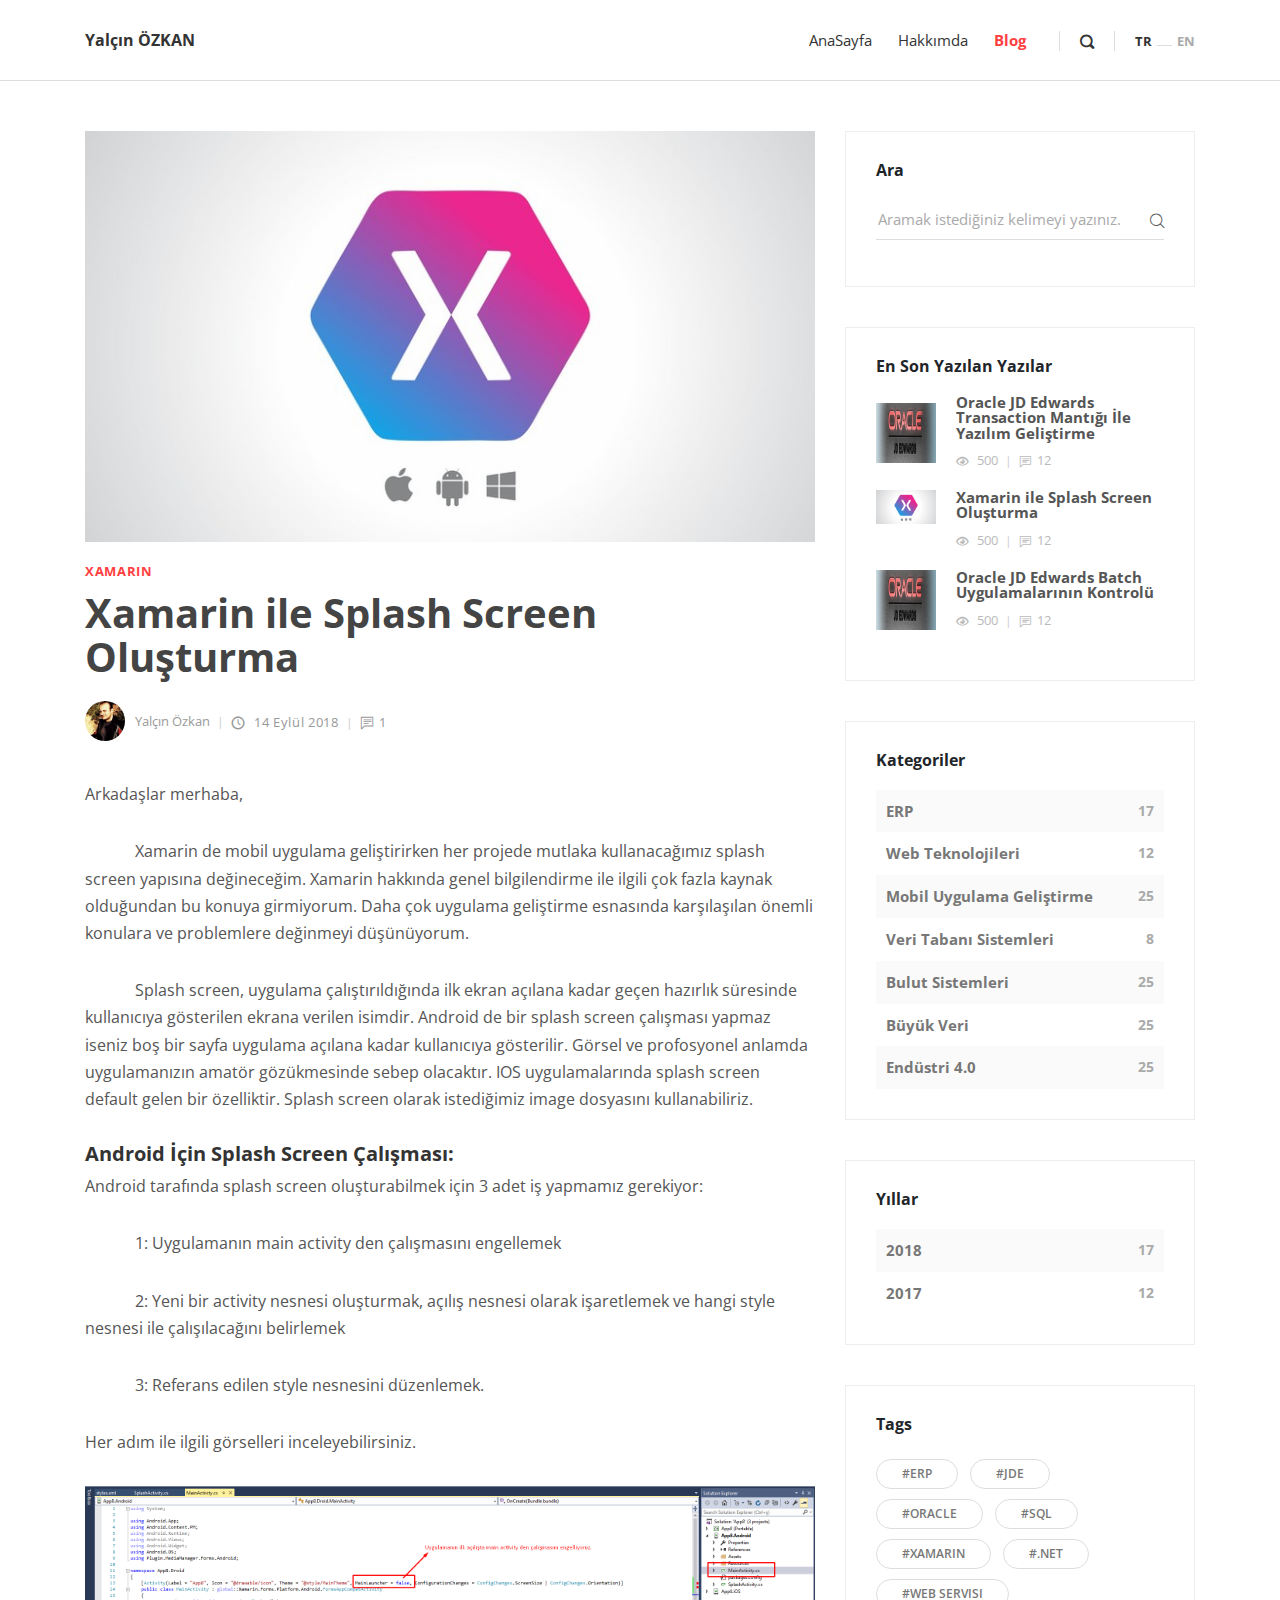
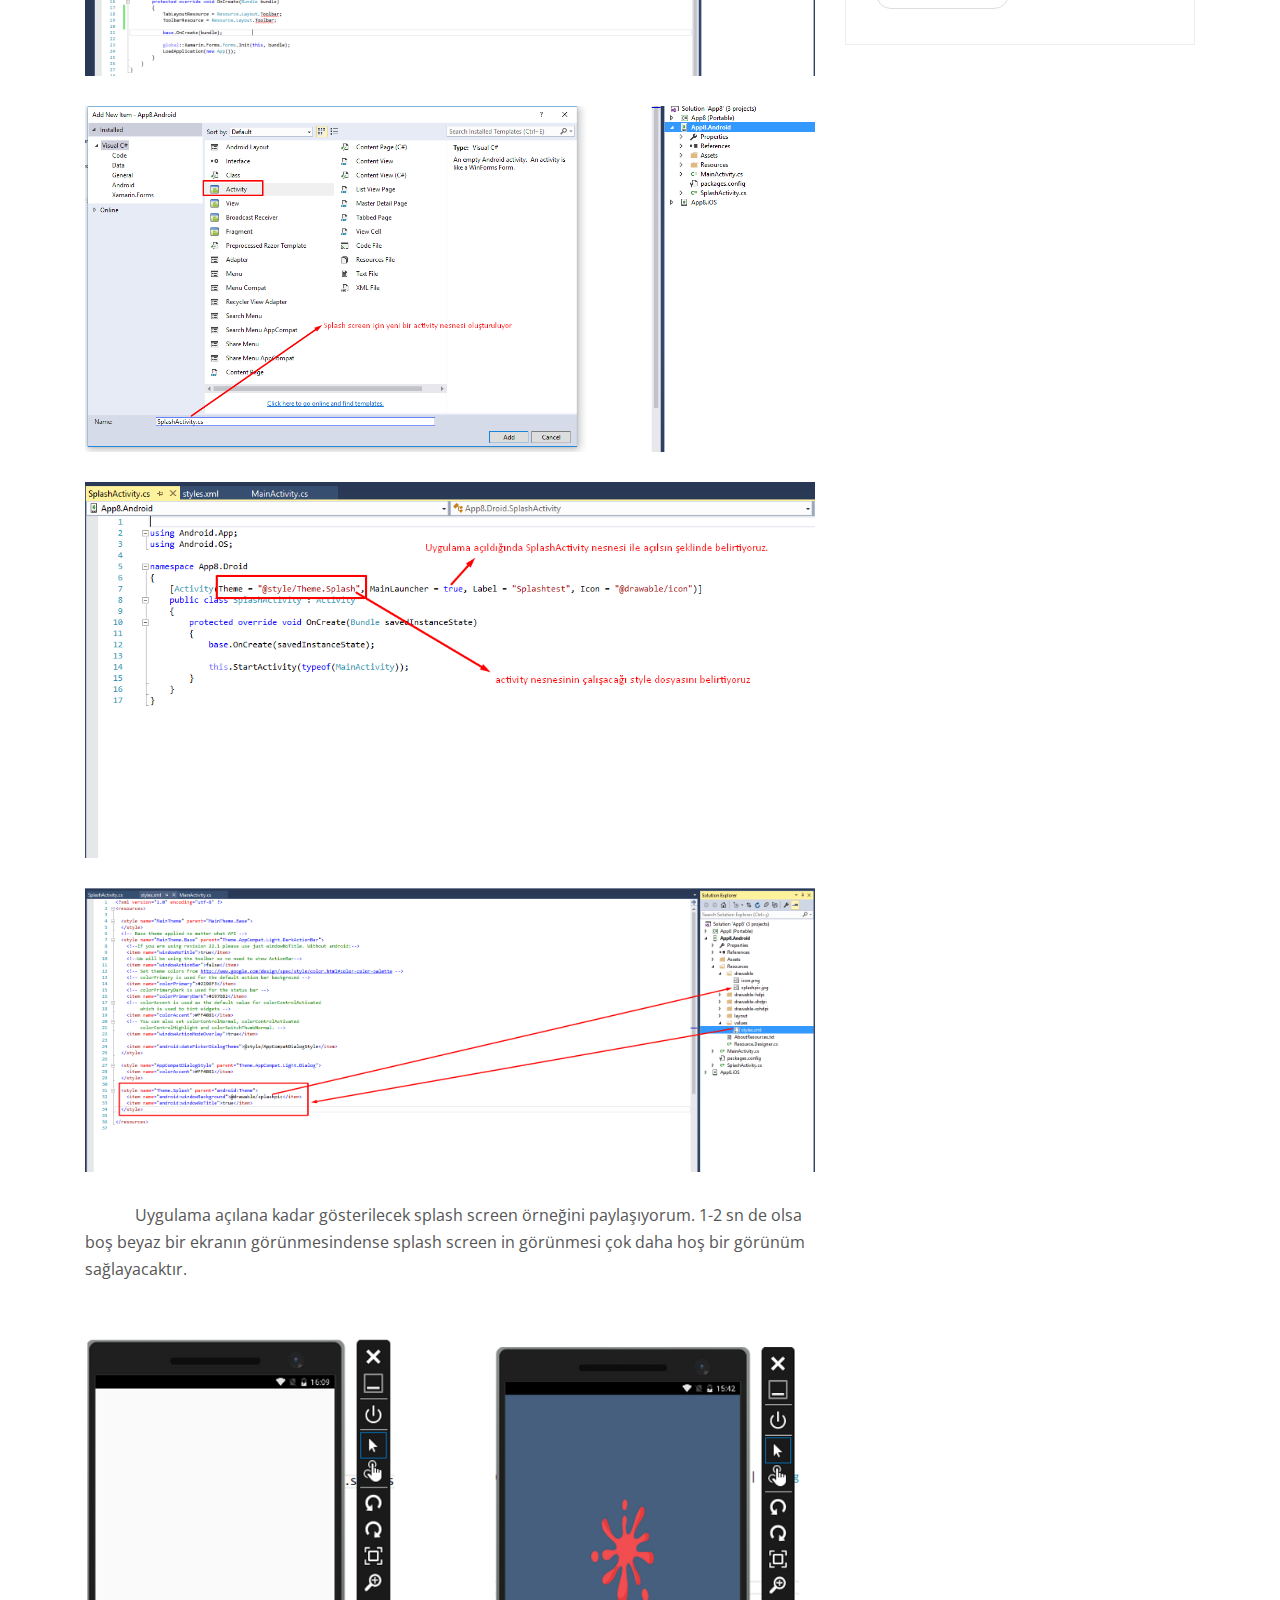
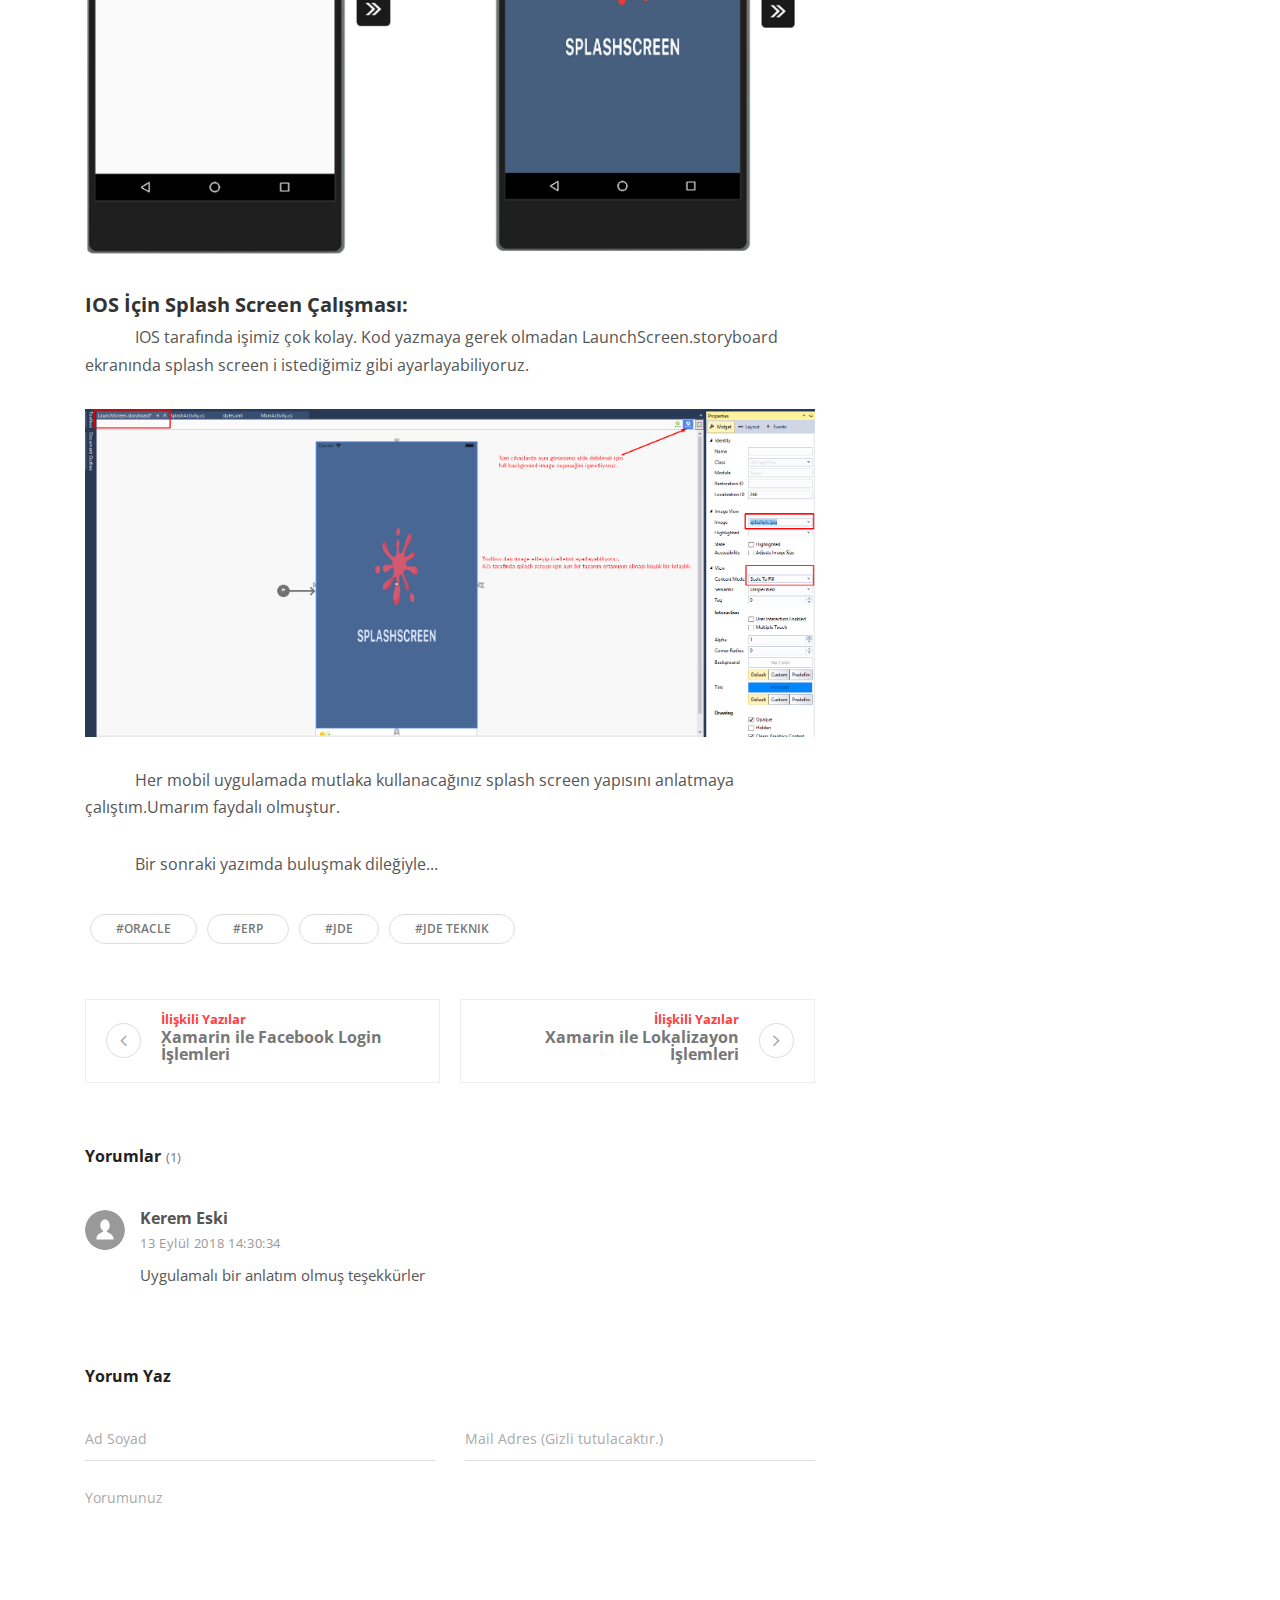
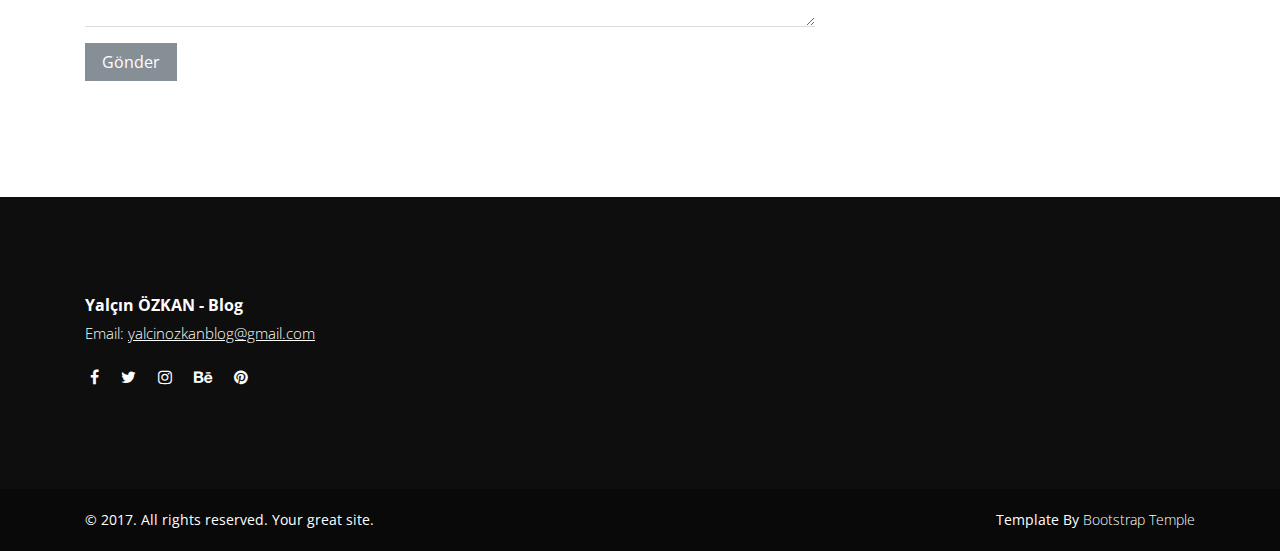
<file: distribution/postxamarinsplash.html>
<!DOCTYPE html>
<html>
  <head>
    <meta charset="utf-8">
    <meta http-equiv="X-UA-Compatible" content="IE=edge">
    <title>Yalçın Özkan ın Bloğu</title>
    <meta name="description" content="">
    <meta name="viewport" content="width=device-width, initial-scale=1">
    <meta name="robots" content="all,follow">
    <!-- Bootstrap CSS-->
    <link rel="stylesheet" href="vendor/bootstrap/css/bootstrap.min.css">
    <!-- Font Awesome CSS-->
    <link rel="stylesheet" href="vendor/font-awesome/css/font-awesome.min.css">
    <!-- Custom icon font-->
    <link rel="stylesheet" href="css/fontastic.css">
    <!-- Google fonts - Open Sans-->
    <link rel="stylesheet" href="https://fonts.googleapis.com/css?family=Open+Sans:300,400,700">
    <!-- Fancybox-->
    <link rel="stylesheet" href="vendor/@fancyapps/fancybox/jquery.fancybox.min.css">
    <!-- theme stylesheet-->
    <link rel="stylesheet" href="css/style.red.css" id="theme-stylesheet">
    <!-- Custom stylesheet - for your changes-->
    <link rel="stylesheet" href="css/custom.css">
    <!-- Favicon-->
    <link rel="shortcut icon" href="favicon.png">
    <!-- Tweaks for older IEs--><!--[if lt IE 9]>
        <script src="https://oss.maxcdn.com/html5shiv/3.7.3/html5shiv.min.js"></script>
        <script src="https://oss.maxcdn.com/respond/1.4.2/respond.min.js"></script><![endif]-->
		
	<!--lightbox-->
	<link rel="stylesheet" type="text/css" href="js/lightbox2-master/dist/css/lightbox.css">
	<script src="js/lightbox2-master/dist/js/lightbox.min.js"></script>
	<!--lightbox-->
		
  </head>
  <body>
    <header class="header">
      <!-- Main Navbar-->
      <nav class="navbar navbar-expand-lg">
        <div class="search-area">
          <div class="search-area-inner d-flex align-items-center justify-content-center">
            <div class="close-btn"><i class="icon-close"></i></div>
            <div class="row d-flex justify-content-center">
              <div class="col-md-8">
                <form action="#">
                  <div class="form-group">
                    <input type="search" name="search" id="search" placeholder="What are you looking for?">
                    <button type="submit" class="submit"><i class="icon-search-1"></i></button>
                  </div>
                </form>
              </div>
            </div>
          </div>
        </div>
        <div class="container">
          <!-- Navbar Brand -->
          <div class="navbar-header d-flex align-items-center justify-content-between">
            <!-- Navbar Brand --><a href="index.html" class="navbar-brand">Yalçın ÖZKAN</a>
            <!-- Toggle Button-->
            <button type="button" data-toggle="collapse" data-target="#navbarcollapse" aria-controls="navbarcollapse" aria-expanded="false" aria-label="Toggle navigation" class="navbar-toggler"><span></span><span></span><span></span></button>
          </div>
          <!-- Navbar Menu -->
          <div id="navbarcollapse" class="collapse navbar-collapse">
            <ul class="navbar-nav ml-auto">
              <li class="nav-item"><a href="index.html" class="nav-link ">AnaSayfa</a>
              </li>
			  <li class="nav-item"><a href="About.html" class="nav-link">Hakkımda</a>
              </li>
              <li class="nav-item"><a href="blog.html" class="nav-link active">Blog</a>
              </li>
            </ul>
            <div class="navbar-text"><a href="#" class="search-btn"><i class="icon-search-1"></i></a></div>
            <ul class="langs navbar-text"><a href="#" class="active">TR</a><span>           </span><a href="#">EN</a></ul>
          </div>
        </div>
      </nav>
    </header>
    <div class="container">
      <div class="row">
        <!-- Latest Posts -->
        <main class="post blog-post col-lg-8"> 
          <div class="container">
            <div class="post-single">
              <div class="post-thumbnail"><img src="img/xamarin.jpg" alt="..." class="img-fluid"></div>
              <div class="post-details">
                <div class="post-meta d-flex justify-content-between">
                  <div class="category"><a href="#">XAMARIN</a></div>
                </div>
                <h1>Xamarin ile Splash Screen Oluşturma<a href="#"><i class="fa fa-bookmark-o"></i></a></h1>
                <div class="post-footer d-flex align-items-center flex-column flex-sm-row"><a href="#" class="author d-flex align-items-center flex-wrap">
                    <div class="avatar"><img src="img/profil.jpg" alt="..." class="img-fluid"></div>
                    <div class="title"><span>Yalçın Özkan</span></div></a>
                  <div class="d-flex align-items-center flex-wrap">       
                    <div class="date"><i class="icon-clock"></i> 14 Eylül 2018</div>
                    <!-- <div class="views"><i class="icon-eye"></i> 76</div> -->
                    <div class="comments meta-last"><i class="icon-comment"></i>1</div>
                  </div>
                </div>
                <div class="post-body">
                  <p class="lead"></p>
				  <p>Arkadaşlar merhaba,</p>
                  <p class="paragraf">Xamarin de mobil uygulama geliştirirken her projede mutlaka kullanacağımız splash screen yapısına değineceğim. Xamarin hakkında genel bilgilendirme ile ilgili çok fazla kaynak olduğundan bu konuya girmiyorum. Daha çok uygulama geliştirme esnasında karşılaşılan önemli konulara ve problemlere değinmeyi düşünüyorum.</p>
                  <!-- <p> <img src="img/featured-pic-3.jpeg" alt="..." class="img-fluid"></p> -->
                  <!-- <h3>Lorem Ipsum Dolor</h3> -->
                  <p class="paragraf">Splash screen, uygulama çalıştırıldığında ilk ekran açılana kadar geçen hazırlık süresinde kullanıcıya gösterilen ekrana verilen isimdir. Android de bir splash screen çalışması yapmaz iseniz boş bir sayfa uygulama açılana kadar kullanıcıya gösterilir. Görsel ve profosyonel anlamda uygulamanızın amatör gözükmesinde sebep olacaktır. IOS uygulamalarında splash screen default gelen bir özelliktir. Splash screen olarak istediğimiz image dosyasını kullanabiliriz. </p>
                  <h5>Android İçin Splash Screen Çalışması:</h4>
				  <p>Android tarafında splash screen oluşturabilmek için 3 adet iş yapmamız gerekiyor:</p>
				  <p class="paragraf">1: Uygulamanın main activity den çalışmasını engellemek</p>
				  <p class="paragraf">2: Yeni bir activity nesnesi oluşturmak, açılış nesnesi olarak işaretlemek ve hangi style nesnesi ile çalışılacağını belirlemek</p>				  
				  <p class="paragraf">3: Referans edilen style nesnesini düzenlemek.</p>
				  <p>Her adım ile ilgili görselleri inceleyebilirsiniz.</p>		
				  <p><a class="example-image-link" href="img/xamarinsplash1.png" data-lightbox="example-1"><img class="example-image" src="img/xamarinsplash1.png" alt="resim açıklama" width="100%"></a></p>
				  <p><a class="example-image-link" href="img/xamarinsplash2.png" data-lightbox="example-1"><img class="example-image" src="img/xamarinsplash2.png" alt="resim açıklama" width="100%"></a></p>
				  <p><a class="example-image-link" href="img/xamarinsplash3.png" data-lightbox="example-1"><img class="example-image" src="img/xamarinsplash3.png" alt="resim açıklama" width="100%"></a></p>
				  <p><a class="example-image-link" href="img/xamarinsplash4.png" data-lightbox="example-1"><img class="example-image" src="img/xamarinsplash4.png" alt="resim açıklama" width="100%"></a></p>
				  <p class="paragraf">Uygulama açılana kadar gösterilecek splash screen örneğini paylaşıyorum. 1-2 sn de olsa boş beyaz bir ekranın görünmesindense splash screen in görünmesi çok daha hoş bir görünüm sağlayacaktır.</p>
				  <p><a class="example-image-link" href="img/xamarinsplash5.png" data-lightbox="example-1"><img class="example-image" src="img/xamarinsplash5.png" alt="resim açıklama" width="100%"></a></p>
				  <h5>IOS İçin Splash Screen Çalışması: </h4>
				  <p class="paragraf">IOS tarafında işimiz çok kolay. Kod yazmaya gerek olmadan LaunchScreen.storyboard ekranında splash screen i istediğimiz gibi ayarlayabiliyoruz. </p>	
				  <p><a class="example-image-link" href="img/xamarinsplash6.png" data-lightbox="example-1"><img class="example-image" src="img/xamarinsplash6.png" alt="resim açıklama" width="100%"></a></p>
				  <p class="paragraf">Her mobil uygulamada mutlaka kullanacağınız splash screen yapısını anlatmaya çalıştım.Umarım faydalı olmuştur.</p>				  
				  <p class="paragraf">Bir sonraki yazımda buluşmak dileğiyle...</p>
                </div>
                <div class="post-tags"><a href="#" class="tag">#Oracle</a><a href="#" class="tag">#ERP</a><a href="#" class="tag">#JDE</a><a href="#" class="tag">#JDE Teknik</a></div>
                <div class="posts-nav d-flex justify-content-between align-items-stretch flex-column flex-md-row"><a href="" class="prev-post text-left d-flex align-items-center">
                    <div class="icon prev"><i class="fa fa-angle-left"></i></div>
                    <div class="text"><strong class="text-primary">İlişkili Yazılar </strong>
                      <h6>Xamarin ile Facebook Login İşlemleri</h6>
                    </div></a><a href="" class="next-post text-right d-flex align-items-center justify-content-end">
                    <div class="text"><strong class="text-primary">İlişkili Yazılar </strong>
                      <h6>Xamarin ile Lokalizayon İşlemleri </h6>
                    </div>
                    <div class="icon next"><i class="fa fa-angle-right">   </i></div></a></div>
                <div class="post-comments">
                  <header>
                    <h3 class="h6">Yorumlar<span class="no-of-comments">(1)</span></h3>
                  </header>
                  <div class="comment">
                    <div class="comment-header d-flex justify-content-between">
                      <div class="user d-flex align-items-center">
                        <div class="image"><img src="img/user.svg" alt="..." class="img-fluid rounded-circle"></div>
                        <div class="title"><strong>Kerem Eski</strong><span class="date">13 Eylül 2018 14:30:34</span></div>
                      </div>
                    </div>
                    <div class="comment-body">
                      <p>Uygulamalı bir anlatım olmuş teşekkürler</p>
                    </div>
                  </div>
<!--                   <div class="comment">
                    <div class="comment-header d-flex justify-content-between">
                      <div class="user d-flex align-items-center">
                        <div class="image"><img src="img/user.svg" alt="..." class="img-fluid rounded-circle"></div>
                        <div class="title"><strong>İbrahim Balta</strong><span class="date">12 Eylül 2018 16:23:15</span></div>
                      </div>
                    </div>
                    <div class="comment-body">
                      <p>Faydalı bir yazı. teşekkürler</p>
                    </div>
                  </div> -->
<!--                   <div class="comment">
                    <div class="comment-header d-flex justify-content-between">
                      <div class="user d-flex align-items-center">
                        <div class="image"><img src="img/user.svg" alt="..." class="img-fluid rounded-circle"></div>
                        <div class="title"><strong>ibrahim Bulu</strong><span class="date">13 Eylül 2018 10:43:08</span></div>
                      </div>
                    </div>
                    <div class="comment-body">
                      <p>Çok faydalı oldu teşekkürler</p>
                    </div>
                  </div> -->
                </div>
                <div class="add-comment">
                  <header>
                    <h3 class="h6">Yorum Yaz</h3>
                  </header>
                  <form action="#" class="commenting-form">
                    <div class="row">
                      <div class="form-group col-md-6">
                        <input type="text" name="username" id="username" placeholder="Ad Soyad" class="form-control">
                      </div>
                      <div class="form-group col-md-6">
                        <input type="email" name="username" id="useremail" placeholder="Mail Adres (Gizli tutulacaktır.)" class="form-control">
                      </div>
                      <div class="form-group col-md-12">
                        <textarea name="usercomment" id="usercomment" placeholder="Yorumunuz" class="form-control"></textarea>
                      </div>
                      <div class="form-group col-md-12">
                        <button type="submit" class="btn btn-secondary">Gönder</button>
                      </div>
                    </div>
                  </form>
                </div>
              </div>
            </div>
          </div>
        </main>
        <aside class="col-lg-4">
          <!-- Widget [Search Bar Widget]-->
          <div class="widget search">
            <header>
              <h3 class="h6">Ara</h3>
            </header>
            <form action="#" class="search-form">
              <div class="form-group">
                <input type="search" placeholder="Aramak istediğiniz kelimeyi yazınız.">
                <button type="submit" class="submit"><i class="icon-search"></i></button>
              </div>
            </form>
          </div>
          <!-- Widget [Latest Posts Widget]        -->
          <div class="widget latest-posts">
            <header>
              <h3 class="h6">En Son Yazılan Yazılar</h3>
            </header>
            <div class="blog-posts"><a href="#">
                <div class="item d-flex align-items-center">
                  <div class="image"><img src="img/smalljdeteknik.png" alt="..." class="img-fluid"></div>
                  <div class="title"><strong>Oracle JD Edwards Transaction Mantığı İle Yazılım Geliştirme</strong>
                    <div class="d-flex align-items-center">
                      <div class="views"><i class="icon-eye"></i> 500</div>
                      <div class="comments"><i class="icon-comment"></i>12</div>
                    </div>
                  </div>
                </div></a><a href="#">
                <div class="item d-flex align-items-center">
                  <div class="image"><img src="img/xamarin.jpg" alt="..." class="img-fluid"></div>
                  <div class="title"><strong>Xamarin ile Splash Screen Oluşturma</strong>
                    <div class="d-flex align-items-center">
                      <div class="views"><i class="icon-eye"></i> 500</div>
                      <div class="comments"><i class="icon-comment"></i>12</div>
                    </div>
                  </div>
                </div></a><a href="#">
                <div class="item d-flex align-items-center">
                  <div class="image"><img src="img/smalljdeteknik.png" alt="..." class="img-fluid"></div>
                  <div class="title"><strong>Oracle JD Edwards Batch Uygulamalarının Kontrolü</strong>
                    <div class="d-flex align-items-center">
                      <div class="views"><i class="icon-eye"></i> 500</div>
                      <div class="comments"><i class="icon-comment"></i>12</div>
                    </div>
                  </div>
                </div></a></div>
          </div>
          <!-- Widget [Categories Widget]-->
          <div class="widget categories">
            <header>
              <h3 class="h6">Kategoriler</h3>
            </header>
			<div class="item d-flex justify-content-between"><a href="#">ERP</a><span>17</span></div>
            <div class="item d-flex justify-content-between"><a href="#">Web Teknolojileri</a><span>12</span></div>
            <div class="item d-flex justify-content-between"><a href="#">Mobil Uygulama Geliştirme</a><span>25</span></div>
            <div class="item d-flex justify-content-between"><a href="#">Veri Tabanı Sistemleri</a><span>8</span></div>
            <div class="item d-flex justify-content-between"><a href="#">Bulut Sistemleri</a><span>25</span></div>
			<div class="item d-flex justify-content-between"><a href="#">Büyük Veri</a><span>25</span></div>
			<div class="item d-flex justify-content-between"><a href="#">Endüstri 4.0</a><span>25</span></div>
          </div>
          <!-- Widget [Tags Cloud Widget]-->
		  <!-- Widget [Categories Widget]-->
          <div class="widget categories">
            <header>
              <h3 class="h6">Yıllar</h3>
            </header>
			<div class="item d-flex justify-content-between"><a href="#">2018</a><span>17</span></div>
            <div class="item d-flex justify-content-between"><a href="#">2017</a><span>12</span></div>
          </div>
          <!-- Widget [Tags Cloud Widget]-->
		  
          <div class="widget tags">       
            <header>
              <h3 class="h6">Tags</h3>
            </header>
            <ul class="list-inline">
              <li class="list-inline-item"><a href="#" class="tag">#ERP</a></li>
              <li class="list-inline-item"><a href="#" class="tag">#JDE</a></li>
              <li class="list-inline-item"><a href="#" class="tag">#Oracle</a></li>
              <li class="list-inline-item"><a href="#" class="tag">#SQL</a></li>
              <li class="list-inline-item"><a href="#" class="tag">#Xamarin</a></li>
			  <li class="list-inline-item"><a href="#" class="tag">#.NET</a></li>
              <li class="list-inline-item"><a href="#" class="tag">#Web Servisi</a></li>
			  
            </ul>
          </div>
        </aside>
      </div>
    </div>
    <!-- Page Footer-->
    <footer class="main-footer">
      <div class="container">
        <div class="row">
          <div class="col-md-4">
            <div class="logo">
              <h6 class="text-white">Yalçın ÖZKAN - Blog</h6>
            </div>
            <div class="contact-details">
              <!-- <p>53 Broadway, Broklyn, NY 11249</p> -->
              <!-- <p>Phone: (020) 123 456 789</p> -->
              <p>Email: <a href="mailto:info@company.com">yalcinozkanblog@gmail.com</a></p>
              <ul class="social-menu">
                <li class="list-inline-item"><a href="#"><i class="fa fa-facebook"></i></a></li>
                <li class="list-inline-item"><a href="#"><i class="fa fa-twitter"></i></a></li>
                <li class="list-inline-item"><a href="#"><i class="fa fa-instagram"></i></a></li>
                <li class="list-inline-item"><a href="#"><i class="fa fa-behance"></i></a></li>
                <li class="list-inline-item"><a href="#"><i class="fa fa-pinterest"></i></a></li>
              </ul>
            </div>
          </div>
<!--           <div class="col-md-4">
            <div class="menus d-flex">
              <ul class="list-unstyled">
                <li> <a href="#">My Account</a></li>
                <li> <a href="#">Add Listing</a></li>
                <li> <a href="#">Pricing</a></li>
                <li> <a href="#">Privacy &amp; Policy</a></li>
              </ul>
              <ul class="list-unstyled">
                <li> <a href="#">Our Partners</a></li>
                <li> <a href="#">FAQ</a></li>
                <li> <a href="#">How It Works</a></li>
                <li> <a href="#">Contact</a></li>
              </ul>
            </div>
          </div> -->
<!--           <div class="col-md-4">
            <div class="latest-posts"><a href="#">
                <div class="post d-flex align-items-center">
                  <div class="image"><img src="img/small-thumbnail-1.jpg" alt="..." class="img-fluid"></div>
                  <div class="title"><strong>Hotels for all budgets</strong><span class="date last-meta">October 26, 2016</span></div>
                </div></a><a href="#">
                <div class="post d-flex align-items-center">
                  <div class="image"><img src="img/small-thumbnail-2.jpg" alt="..." class="img-fluid"></div>
                  <div class="title"><strong>Great street atrs in London</strong><span class="date last-meta">October 26, 2016</span></div>
                </div></a><a href="#">
                <div class="post d-flex align-items-center">
                  <div class="image"><img src="img/small-thumbnail-3.jpg" alt="..." class="img-fluid"></div>
                  <div class="title"><strong>Best coffee shops in Sydney</strong><span class="date last-meta">October 26, 2016</span></div>
                </div></a></div>
          </div> -->
        </div>
      </div>
      <div class="copyrights">
        <div class="container">
          <div class="row">
            <div class="col-md-6">
              <p>&copy; 2017. All rights reserved. Your great site.</p>
            </div>
            <div class="col-md-6 text-right">
              <p>Template By <a href="https://bootstraptemple.com" class="text-white">Bootstrap Temple</a>
                <!-- Please do not remove the backlink to Bootstrap Temple unless you purchase an attribution-free license @ Bootstrap Temple or support us at http://bootstrapious.com/donate. It is part of the license conditions. Thanks for understanding :)                         -->
              </p>
            </div>
          </div>
        </div>
      </div>
    </footer>
    <!-- JavaScript files-->
    <script src="vendor/jquery/jquery.min.js"></script>
    <script src="vendor/popper.js/umd/popper.min.js"> </script>
    <script src="vendor/bootstrap/js/bootstrap.min.js"></script>
    <script src="vendor/jquery.cookie/jquery.cookie.js"> </script>
    <script src="vendor/@fancyapps/fancybox/jquery.fancybox.min.js"></script>
    <script src="js/front.js"></script>
	<!--lightbox-->
	<script src="js/lightbox2-master/dist/js/lightbox-plus-jquery.min.js"></script>
	<!--lightbox-->
  </body>
</html>
</file>
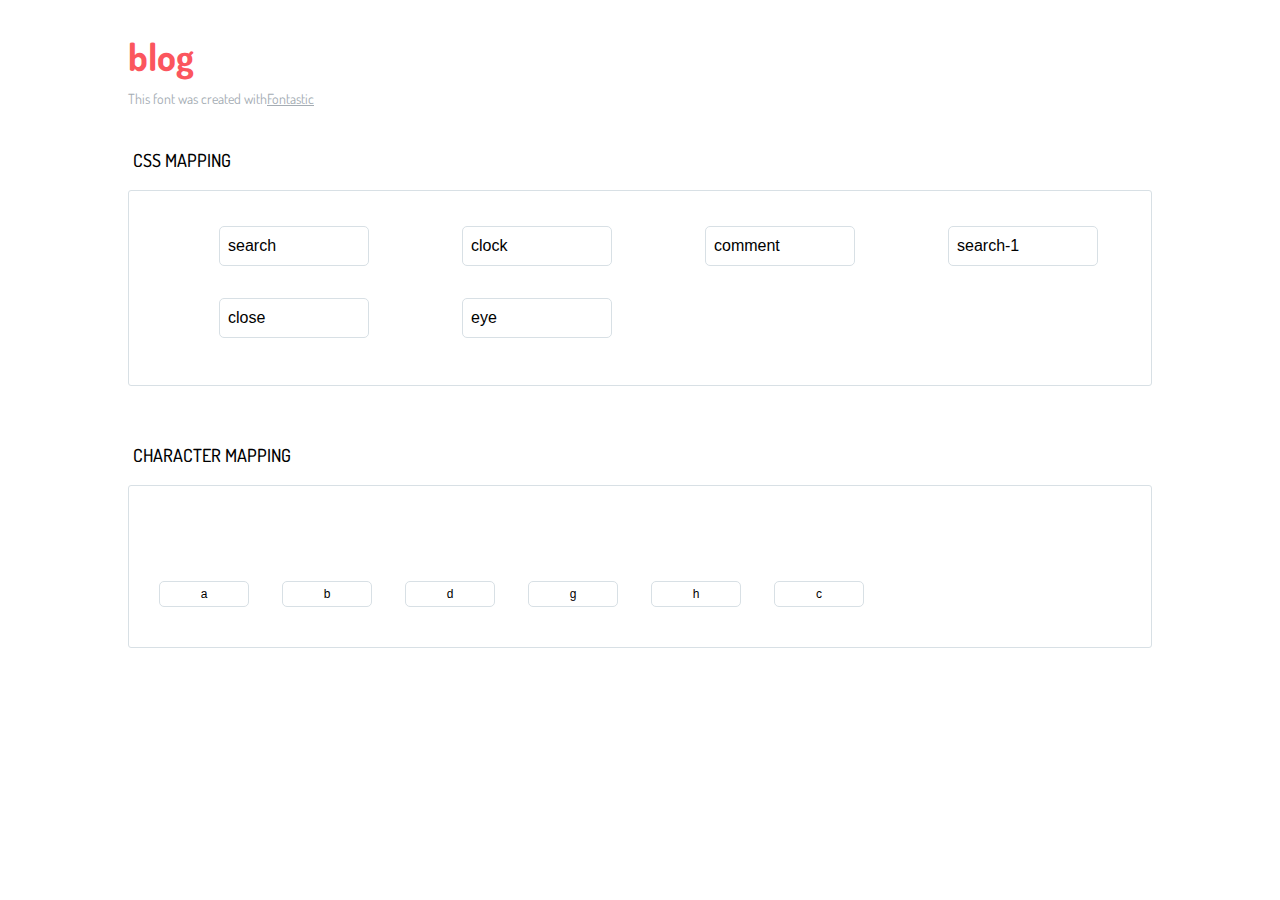
<file: distribution/icons-reference/icons-reference.html>
<!DOCTYPE html>
<html lang="en">
  <head>
    <meta charset="utf-8">
    <meta http-equiv="X-UA-Compatible" content="IE=edge,chrome=1">
    <meta name="viewport" content="width=device-width,initial-scale=1">
    <title>Font Reference - blog</title>
    <link href="http://fonts.googleapis.com/css?family=Dosis:400,500,700" rel="stylesheet" type="text/css">
    <link href="https://file.myfontastic.com/N4j4N7oxYtNKkKrJvxc3rZ/icons.css" rel="stylesheet">
    <style type="text/css">html,body,div,span,applet,object,iframe,h1,h2,h3,h4,h5,h6,p,blockquote,pre,a,abbr,acronym,address,big,cite,code,del,dfn,em,img,ins,kbd,q,s,samp,small,strike,strong,sub,sup,tt,var,dl,dt,dd,ol,ul,li,fieldset,form,label,legend,table,caption,tbody,tfoot,thead,tr,th,td{margin:0;padding:0;border:0;outline:0;font-weight:inherit;font-style:inherit;font-family:inherit;font-size:100%;vertical-align:baseline}body{line-height:1;color:#000;background:#fff}ol,ul{list-style:none}table{border-collapse:separate;border-spacing:0;vertical-align:middle}caption,th,td{text-align:left;font-weight:normal;vertical-align:middle}a img{border:none}*{-webkit-box-sizing:border-box;-moz-box-sizing:border-box;box-sizing:border-box}body{font-family:'Dosis','Tahoma',sans-serif}.container{margin:15px auto;width:80%}h1{margin:40px 0 20px;font-weight:700;font-size:38px;line-height:32px;color:#fb565e}h2{font-size:18px;padding:0 0 21px 5px;margin:45px 0 0 0;text-transform:uppercase;font-weight:500}.small{font-size:14px;color:#a5adb4;}.small a{color:#a5adb4;}.small a:hover{color:#fb565e}.glyphs.character-mapping{margin:0 0 20px 0;padding:20px 0 20px 30px;color:rgba(0,0,0,0.5);border:1px solid #d8e0e5;-webkit-border-radius:3px;border-radius:3px;}.glyphs.character-mapping li{margin:0 30px 20px 0;display:inline-block;width:90px}.glyphs.character-mapping .icon{margin:10px 0 10px 15px;padding:15px;position:relative;width:55px;height:55px;color:#162a36 !important;overflow:hidden;-webkit-border-radius:3px;border-radius:3px;font-size:32px;}.glyphs.character-mapping .icon svg{fill:#000}.glyphs.character-mapping input{margin:0;padding:5px 0;line-height:12px;font-size:12px;display:block;width:100%;border:1px solid #d8e0e5;-webkit-border-radius:5px;border-radius:5px;text-align:center;outline:0;}.glyphs.character-mapping input:focus{border:1px solid #fbde4a;-webkit-box-shadow:inset 0 0 3px #fbde4a;box-shadow:inset 0 0 3px #fbde4a}.glyphs.character-mapping input:hover{-webkit-box-shadow:inset 0 0 3px #fbde4a;box-shadow:inset 0 0 3px #fbde4a}.glyphs.css-mapping{margin:0 0 60px 0;padding:30px 0 20px 30px;color:rgba(0,0,0,0.5);border:1px solid #d8e0e5;-webkit-border-radius:3px;border-radius:3px;}.glyphs.css-mapping li{margin:0 30px 20px 0;padding:0;display:inline-block;overflow:hidden}.glyphs.css-mapping .icon{margin:0;margin-right:10px;padding:13px;height:50px;width:50px;color:#162a36 !important;overflow:hidden;float:left;font-size:24px}.glyphs.css-mapping input{margin:0;margin-top:5px;padding:8px;line-height:16px;font-size:16px;display:block;width:150px;height:40px;border:1px solid #d8e0e5;-webkit-border-radius:5px;border-radius:5px;background:#fff;outline:0;float:right;}.glyphs.css-mapping input:focus{border:1px solid #fbde4a;-webkit-box-shadow:inset 0 0 3px #fbde4a;box-shadow:inset 0 0 3px #fbde4a}.glyphs.css-mapping input:hover{-webkit-box-shadow:inset 0 0 3px #fbde4a;box-shadow:inset 0 0 3px #fbde4a}</style>
  </head>
  <body>
    <div class="container">
      <h1>blog</h1>
      <p class="small">This font was created with<a href="http://fontastic.me/">Fontastic</a></p>
      <h2>CSS mapping</h2>
      <ul class="glyphs css-mapping">
        <li>
          <div class="icon icon-search"></div>
          <input type="text" readonly="readonly" value="search">
        </li>
        <li>
          <div class="icon icon-clock"></div>
          <input type="text" readonly="readonly" value="clock">
        </li>
        <li>
          <div class="icon icon-comment"></div>
          <input type="text" readonly="readonly" value="comment">
        </li>
        <li>
          <div class="icon icon-search-1"></div>
          <input type="text" readonly="readonly" value="search-1">
        </li>
        <li>
          <div class="icon icon-close"></div>
          <input type="text" readonly="readonly" value="close">
        </li>
        <li>
          <div class="icon icon-eye"></div>
          <input type="text" readonly="readonly" value="eye">
        </li>
      </ul>
      <h2>Character mapping</h2>
      <ul class="glyphs character-mapping">
        <li>
          <div data-icon="a" class="icon"></div>
          <input type="text" readonly="readonly" value="a">
        </li>
        <li>
          <div data-icon="b" class="icon"></div>
          <input type="text" readonly="readonly" value="b">
        </li>
        <li>
          <div data-icon="d" class="icon"></div>
          <input type="text" readonly="readonly" value="d">
        </li>
        <li>
          <div data-icon="g" class="icon"></div>
          <input type="text" readonly="readonly" value="g">
        </li>
        <li>
          <div data-icon="h" class="icon"></div>
          <input type="text" readonly="readonly" value="h">
        </li>
        <li>
          <div data-icon="c" class="icon"></div>
          <input type="text" readonly="readonly" value="c">
        </li>
      </ul>
    </div>
    <script>(function() {
  var glyphs, i, len, ref;

  ref = document.getElementsByClassName('glyphs');
  for (i = 0, len = ref.length; i < len; i++) {
    glyphs = ref[i];
    glyphs.addEventListener('click', function(event) {
      if (event.target.tagName === 'INPUT') {
        return event.target.select();
      }
    });
  }

}).call(this);

    </script>
  </body>
</html>
</file>
<file: distribution/css/fontastic.css>
@charset "UTF-8";

@font-face {
  font-family: "blog";
  src:url("../fonts/blog.eot");
  src:url("../fonts/blog.eot?#iefix") format("embedded-opentype"),
    url("../fonts/blog.woff") format("woff"),
    url("../fonts/blog.ttf") format("truetype"),
    url("../fonts/blog.svg#blog") format("svg");
  font-weight: normal;
  font-style: normal;

}

[data-icon]:before {
  font-family: "blog" !important;
  content: attr(data-icon);
  font-style: normal !important;
  font-weight: normal !important;
  font-variant: normal !important;
  text-transform: none !important;
  speak: none;
  line-height: 1;
  -webkit-font-smoothing: antialiased;
  -moz-osx-font-smoothing: grayscale;
}

[class^="icon-"]:before,
[class*=" icon-"]:before {
  font-family: "blog" !important;
  font-style: normal !important;
  font-weight: normal !important;
  font-variant: normal !important;
  text-transform: none !important;
  speak: none;
  line-height: 1;
  -webkit-font-smoothing: antialiased;
  -moz-osx-font-smoothing: grayscale;
}

.icon-search:before {
  content: "\61";
}
.icon-clock:before {
  content: "\62";
}
.icon-comment:before {
  content: "\64";
}
.icon-search-1:before {
  content: "\67";
}
.icon-close:before {
  content: "\68";
}
.icon-eye:before {
  content: "\63";
}
</file>
<file: distribution/css/custom.css>
/* your styles go here */

.paragraf
{
	text-indent:50px;
}
/* p{ text-indent:50px; } */
</file>
<file: distribution/css/style.red.css>
/*
=========================================
=========================================

Bootstrap Temple Blog Template

=========================================
========================================= */
/*

* =====================
* GENERAL
* =====================
*/
.text-bold {
  font-weight: 700;
}

.text-small {
  font-size: 0.9rem;
}

body {
  overflow-x: hidden;
}

strong {
  font-weight: 700;
}

a,
i,
span {
  display: inline-block;
  text-decoration: none;
  -webkit-transition: all 0.3s;
  transition: all 0.3s;
}

a:hover, a:focus,
i:hover,
i:focus,
span:hover,
span:focus {
  text-decoration: none;
}

a i {
  -webkit-transition: none;
  transition: none;
}

ul {
  margin: 0;
  padding: 0;
}

section {
  padding: 100px 0;
  overflow-x: hidden;
}

button,
input {
  outline: none !important;
  font-family: "Open Sans", sans-serif;
}

button {
  cursor: pointer;
}

main,
aside {
  padding: 50px 0 100px;
}

h1 a {
  margin-left: 10px;
  font-size: 0.9em;
  opacity: 0;
  -webkit-transition: all 0.3s;
  transition: all 0.3s;
  color: #555;
  text-decoration: none;
}

h1:hover a {
  opacity: 1;
}

.page-header {
  padding-top: 20px;
  padding-bottom: 20px;
  background: #fafafa;
  margin-top: 30px;
}

.page-header h2 {
  margin-bottom: 0;
}

.animsition {
  z-index: 9999;
}

.widget {
  margin-bottom: 40px;
  padding: 30px;
  border: 1px solid #eee;
}

.widget header {
  margin-bottom: 20px;
}

.category a {
  color: #ff3f3f;
  letter-spacing: 0.08em;
  font-weight: 700;
  text-transform: uppercase;
  text-decoration: none;
  font-size: 13px;
}

.category a::after {
  content: ',';
  color: #ddd;
  display: inline-block;
  margin-right: 5px;
}

.category a:last-of-type::after {
  display: none;
}

.category a:hover {
  color: #000;
}

i[class*="icon-"] {
  -webkit-transform: translateY(3px);
  transform: translateY(3px);
}

#style-switch-button {
  z-index: 9999 !important;
}

/*=== Helpers ===*/
.bg-red {
  background: #ff7676 !important;
  color: #fff;
}

.bg-red:hover {
  color: #fff;
}

.bg-blue {
  background: #85b4f2 !important;
  color: #fff;
}

.bg-blue:hover {
  color: #fff;
}

.bg-yellow {
  background: #ffc107 !important;
  color: #fff;
}

.bg-yellow:hover {
  color: #fff;
}

.bg-green {
  background: #54e69d !important;
  color: #fff;
}

.bg-green:hover {
  color: #fff;
}

.bg-orange {
  background: #ffc36d !important;
  color: #fff;
}

.bg-orange:hover {
  color: #fff;
}

.bg-violet {
  background: #796AEE !important;
  color: #fff;
}

.bg-violet:hover {
  color: #fff;
}

.bg-gray {
  background: #ced4da !important;
}

.bg-white {
  background: #fff !important;
}

.text-red {
  color: #ff7676;
}

.text-red:hover {
  color: #ff7676;
}

.text-yellow {
  color: #ffc107;
}

.text-yellow:hover {
  color: #ffc107;
}

.text-green {
  color: #54e69d;
}

.text-green:hover {
  color: #54e69d;
}

.text-orange {
  color: #ffc36d;
}

.text-orange:hover {
  color: #ffc36d;
}

.text-violet {
  color: #796AEE;
}

.text-violet:hover {
  color: #796AEE;
}

.text-blue {
  color: #85b4f2;
}

.text-blue:hover {
  color: #85b4f2;
}

.text-gray {
  color: #999;
}

.text-gray:hover {
  color: #999;
}

.text-white {
  color: #fff;
}

.no-padding {
  padding: 0 !important;
}

.no-padding-bottom {
  padding-bottom: 0 !important;
}

.no-padding-top {
  padding-top: 0 !important;
}

.no-margin {
  margin: 0 !important;
}

.no-margin-bottom {
  margin-bottom: 0 !important;
}

.no-margin-top {
  margin-top: 0 !important;
}

.padding-small {
  padding: 100px 0;
}

.btn {
  border-radius: 0 !important;
}

.badge {
  font-weight: 300;
}

.badge-rounded {
  border-radius: 50px;
}

.heading-light {
  font-weight: 300 !important;
}

.heading-medium {
  font-weight: 400 !important;
}

.pagination-template li.page-item {
  margin: 0 5px;
}

.pagination-template a.page-link {
  width: 40px;
  height: 40px;
  line-height: 27px;
  border-radius: 50% !important;
  border: 1px solid #ddd;
  color: #555;
  text-align: center;
}

.pagination-template a.page-link:hover, .pagination-template a.page-link.active {
  background: #f5f5f5;
}

.text-primary {
  color: #ff3f3f !important;
}

p.text-hero {
  font-size: 1.2em;
}

p.text-hero i {
  font-size: 1.2em;
}

p.small-text-hero {
  font-size: 1em;
}

h1,
h2,
h3,
h4,
h5,
h6 {
  margin-bottom: 15px;
}

.pagination-template li.page-item {
  margin: 0 5px;
}

.pagination-template a.page-link {
  width: 40px;
  height: 40px;
  line-height: 27px;
  border-radius: 50% !important;
  border: none;
  color: #555;
  text-align: center;
}

.pagination-template a.page-link:hover, .pagination-template a.page-link.active {
  background: #eee;
}

.container-fluid {
  width: 100%;
}

.text-big {
  font-size: 1.4em;
  font-weight: 300;
  line-height: 1.8em;
  color: #111;
}

a.hero-link {
  color: inherit !important;
  text-transform: uppercase;
  font-size: 1em;
  text-decoration: none !important;
  margin-top: 20px;
  font-weight: 300;
}

a.hero-link::after {
  content: '';
  width: 100%;
  height: 1px;
  display: block;
  background: #fff;
  -webkit-transition: all 0.3s;
  transition: all 0.3s;
}

a.hero-link:hover {
  color: #ff3f3f !important;
}

a.hero-link:hover::after {
  background: #ff3f3f;
}

div[class*="-btn"] {
  cursor: pointer;
}

/* General Media Query ------------------------------------- */
@media (max-width: 767px) {
  nav.navbar .search-btn {
    margin-left: 0;
    padding-left: 0;
    border-left: none;
  }
}

@media (max-width: 575px) {
  nav.navbar .container {
    width: 100%;
  }
  .breadcrumb li {
    display: block;
    width: 100%;
    text-align: center;
  }
}

/*
* ==========================================================
*     NAVBAR
* ==========================================================
*/
.navbar {
  background: #fff;
  padding-top: 20px !important;
  padding-bottom: 20px !important;
  z-index: 9998;
  border-bottom: 1px solid #ddd;
}

.navbar .langs a:first-of-type,
.navbar .search-btn {
  margin-left: 20px;
  padding-left: 20px;
  border-left: 1px solid #ddd;
  height: 20px;
  line-height: 20px;
}

.navbar .search-btn {
  color: #333;
  font-size: 0.9em;
}

.navbar .navbar-toggler {
  margin-top: 5px;
}

.navbar .navbar-toggler span {
  width: 20px;
  height: 2px;
  background: #222;
  margin-bottom: 4px;
  display: block;
}

.navbar .navbar-toggler span:last-of-type {
  margin-bottom: 0;
}

.navbar .navbar-toggler.active span {
  margin: 0;
}

.navbar .navbar-toggler.active span:first-of-type {
  -webkit-transform: rotate(45deg) translate(3px);
  transform: rotate(45deg) translate(3px);
}

.navbar .navbar-toggler.active span:nth-of-type(2) {
  opacity: 0;
}

.navbar .navbar-toggler.active span:last-of-type {
  -webkit-transform: rotate(-45deg) translate(3px);
  transform: rotate(-45deg) translate(3px);
}

.navbar .langs a {
  font-size: 0.8em;
  color: #aaa;
  font-weight: 700;
}

.navbar .langs a.active {
  color: #333;
}

.navbar .langs span {
  width: 15px;
  height: 1px;
  background: #ddd;
  margin: 0 5px;
}

.navbar .search-area {
  display: none;
  z-index: 9999;
}

.navbar .search-area-inner {
  position: fixed;
  top: 0;
  right: 0;
  width: 100vw;
  height: 100vh;
  background: rgba(255, 255, 255, 0.99);
  padding: 20px !important;
}

.navbar .search-area-inner .close-btn {
  position: absolute;
  top: 20px;
  right: 20px;
}

.navbar .search-area-inner .row {
  width: 100%;
}

.navbar .search-area-inner .form-group {
  position: relative;
}

.navbar .search-area-inner .submit {
  background: none;
  border: none;
  position: absolute;
  right: 10px;
  bottom: 15px;
}

.navbar .search-area-inner input {
  width: 100%;
  border: none;
  border-bottom: 1px solid #ddd;
  background: none;
  padding: 10px 0;
  font-size: 1.6em;
  font-weight: 300;
  font-family: "Open Sans", sans-serif;
}

.navbar .search-area-inner input::-moz-placeholder {
  font-family: "Open Sans", sans-serif;
  color: #555;
  font-weight: 300;
  font-size: 1.1em;
}

.navbar .search-area-inner input::-webkit-input-placeholder {
  font-family: "Open Sans", sans-serif;
  color: #555;
  font-weight: 300;
  font-size: 1.1em;
}

.navbar .search-area-inner input:-ms-input-placeholder {
  font-family: "Open Sans", sans-serif;
  color: #555;
  font-weight: 300;
  font-size: 1.1em;
}

.navbar .navbar-nav a.nav-link {
  color: #333;
  margin: 0 5px;
  font-weight: 400;
  font-size: 0.95em;
}

.navbar .navbar-nav a.nav-link:hover {
  color: #ff3f3f;
}

.navbar .navbar-nav a.nav-link.active {
  color: #ff3f3f;
  font-weight: bold;
}

/* Navbar Media Query ------------------------------------- */
@media (max-width: 991px) {
  nav.navbar .navbar-header {
    width: 100%;
  }
  nav.navbar::after {
    width: 100%;
  }
  nav.navbar.active::after {
    width: calc(100% - 170px);
  }
  nav.navbar .search-area {
    font-size: 0.75em;
  }
}

/*
* ==========================================================
*     HERO SECTION
* ==========================================================
*/
section.hero {
  padding: 0;
  color: #fff;
}

section.hero .container {
  padding: 200px 20px;
  position: relative;
}

section.hero h1 {
  line-height: 1.2em;
}

section.hero .continue {
  position: absolute;
  bottom: 30px;
  left: 20px;
  text-decoration: none !important;
  color: inherit !important;
  text-transform: uppercase;
  font-size: 0.75em;
  opacity: 0.8;
}

section.hero .continue i {
  margin-right: 5px;
}

/* Hero Section Media Query ------------------------------------- */
@media (max-width: 767px) {
  section.hero .container {
    padding: 150px 20px;
  }
}

/*
* ==========================================================
*     FEATURED POSTS SECTION
* ==========================================================
*/
section.featured-posts .row:nth-of-type(odd) .text {
  background: #fafafa;
}

section.featured-posts .row:last-of-type {
  margin-bottom: 0;
}

section.featured-posts p {
  font-weight: 400;
  color: #777;
  font-size: 0.95em;
}

section.featured-posts .text-inner {
  padding: 70px 30px;
  height: 100%;
  -webkit-transition: all 0.3s;
  transition: all 0.3s;
}

section.featured-posts a {
  color: inherit;
  text-decoration: none;
}

section.featured-posts h2 {
  line-height: 1.1em;
  color: #333;
  -webkit-transition: all 0.3s;
  transition: all 0.3s;
}

section.featured-posts h2:hover {
  color: #555;
}

section.featured-posts .avatar {
  max-width: 40px;
  min-width: 40px;
  height: 40px;
  overflow: hidden;
  border-radius: 50%;
  margin-right: 10px;
}

section.featured-posts .title,
section.featured-posts .date,
section.featured-posts .comments {
  font-size: 0.8em;
  font-weight: 400;
  color: #999;
}

section.featured-posts .title i,
section.featured-posts .date i,
section.featured-posts .comments i {
  margin-right: 5px;
}

section.featured-posts .title::after,
section.featured-posts .date::after,
section.featured-posts .comments::after {
  content: '|';
  display: inline-block;
  margin: 0 7px;
  font-size: 0.9em;
  color: #ccc;
}

section.featured-posts .comments::after {
  display: none;
}

section.featured-posts .image {
  max-height: 200px;
  width: auto;
  overflow: hidden;
  padding: 0;
}

section.featured-posts .image img {
  height: 100%;
}

section.featured-posts .post-header {
  margin-bottom: 10px;
}

section.featured-posts .post-footer {
  margin-top: 30px;
}

/* Featured Posts Section Media Query ------------------------------------- */
@media (max-width: 991px) {
  section.featured-posts .image {
    -webkit-box-ordinal-group: 2;
    -ms-flex-order: 1;
    order: 1;
    max-height: 300px;
    min-height: auto !important;
  }
  section.featured-posts .image img {
    width: 100%;
    height: auto !important;
  }
  section.featured-posts .text {
    -webkit-box-ordinal-group: 3;
    -ms-flex-order: 2;
    order: 2;
  }
}

@media (max-width: 575px) {
  section.featured-posts .post-footer {
    font-size: 0.9em;
  }
}

@media (max-width: 350px) {
  section.featured-posts .text-inner {
    padding: 15px;
  }
  section.featured-posts .post-footer {
    font-size: 0.75em;
  }
}

/*
* ==========================================================
*     DIVIDER SECTION
* ==========================================================
*/
section.divider {
  color: #fff;
}

/*
* ==========================================================
*     LATEST SECTION
* ==========================================================
*/
section.latest-posts header {
  margin-bottom: 50px;
}

.post-meta {
  margin: 10px 0;
  font-size: 0.8em;
}

.post-meta .date {
  text-transform: uppercase;
  font-weight: 400;
}

.post-meta .date::after {
  display: none;
}

.post p:not(.lead) {
  font-weight: 400;
  color: #777;
  font-size: 0.95em;
}

.post a {
  text-decoration: none;
}

.post a:hover, .post a:focus {
  text-decoration: none;
}

.post h3 {
  line-height: 1.1em;
  color: #222;
  -webkit-transition: all 0.3s;
  transition: all 0.3s;
  margin-bottom: 1rem;
}

.post h3:hover {
  color: #555;
}

.post .category a {
  color: #ff3f3f;
  letter-spacing: 0.05em;
  font-weight: 700;
  text-transform: uppercase;
  text-decoration: none;
}

.post .date {
  letter-spacing: 0.05em;
  font-weight: 400;
  text-transform: uppercase;
  color: #aaa;
}

.post .avatar {
  max-width: 40px;
  min-width: 40px;
  height: 40px;
  overflow: hidden;
  border-radius: 50%;
  margin-right: 10px;
}

.post .title,
.post .date,
.post .comments,
.post .views {
  font-weight: 400;
  color: #999;
  text-transform: capitalize;
}

.post .title i,
.post .date i,
.post .comments i,
.post .views i {
  margin-right: 5px;
  font-size: 1.1em;
}

.post .title::after,
.post .date::after,
.post .comments::after,
.post .views::after {
  content: '|';
  display: inline-block;
  margin: 0 7px;
  font-size: 0.9em;
  color: #ccc;
}

.post .post-tags {
  margin-top: 30px;
}

.post .post-tags .tag {
  padding: 5px 25px;
  border: 1px solid #ddd;
  margin: 5px;
  color: #777;
  font-size: 0.75em;
  text-transform: uppercase;
  font-weight: 600;
  text-decoration: none;
  border-radius: 50px;
}

.post .post-tags .tag:hover {
  background: #ff3f3f;
  color: #fff;
  border-color: #ff3f3f;
}

.post .meta-last::after {
  display: none;
}

/* Latest Posts Section Media Query ------------------------------------- */
@media (max-width: 767px) {
  .post {
    margin-bottom: 40px;
  }
  .post:last-of-type {
    margin-bottom: 0;
  }
}

/*
* ==========================================================
*     NEWSLETTER SECTION
* ==========================================================
*/
section.newsletter .form-group {
  position: relative;
}

section.newsletter input {
  width: 100%;
  height: 60px;
  line-height: 60px;
  padding: 0 15px;
  border: 1px solid #111;
  font-size: 1.1em;
  font-family: "Open Sans", sans-serif;
  font-weight: 300;
}

section.newsletter .submit {
  height: 60px;
  padding: 0 30px;
  line-height: 60px;
  background: #111;
  border: 1px solid #111;
  color: #fff;
  position: absolute;
  top: 0;
  right: 0;
  font-family: "Open Sans", sans-serif;
}

/* Newsletter Section Media Query ------------------------------------- */
@media (max-width: 575px) {
  section.newsletter input {
    font-size: 0.95em;
    width: 100%;
  }
  section.newsletter .submit {
    position: static;
    width: 100%;
    margin-top: 10px;
  }
}

/*
* ==========================================================
*     GALLERY SECTION
* ==========================================================
*/
section.gallery .mix {
  padding: 0;
  max-height: 200px;
  overflow: hidden;
}

section.gallery a {
  outline: none;
  width: 100%;
  height: 100%;
}

section.gallery a img {
  min-height: 100%;
  width: 100%;
}

section.gallery .item {
  position: relative;
  width: 100%;
  height: 100%;
}

section.gallery .item:hover .overlay {
  opacity: 1;
}

section.gallery .item:hover i {
  opacity: 1;
  -webkit-transform: none;
  transform: none;
}

section.gallery .overlay {
  position: absolute;
  top: 0;
  right: 0;
  width: 100%;
  height: 100%;
  background: rgba(255, 63, 63, 0.7);
  color: #fff;
  opacity: 0;
  -webkit-transition: all 0.5s;
  transition: all 0.5s;
}

section.gallery .overlay i {
  -webkit-transform: translateY(20px);
  transform: translateY(20px);
  -webkit-transition: all 0.5s;
  transition: all 0.5s;
  opacity: 0;
  font-size: 2em;
}

/*
* ==========================================================
*     FOOTER
* ==========================================================
*/
footer.main-footer {
  background: #0e0e0e;
  padding: 100px 0 0;
  color: #fff;
}

footer.main-footer .contact-details p {
  font-weight: 300;
  color: #fff;
  margin-bottom: 5px;
  font-size: 0.95em;
}

footer.main-footer .contact-details a {
  text-decoration: underline;
  margin-bottom: 0;
}

footer.main-footer a {
  color: inherit;
  font-weight: 300;
  margin-bottom: 7px;
}

footer.main-footer a:hover, footer.main-footer a:focus {
  color: #999;
}

footer.main-footer ul {
  margin-right: 30px;
}

footer.main-footer .list-unstyled a {
  font-size: 0.95em;
}

footer.main-footer .latest-posts .image {
  max-width: 50px;
  padding: 4px;
  border: 2px solid #333;
  margin-right: 10px;
}

footer.main-footer .latest-posts a {
  font-size: 0.95em;
  text-decoration: none;
}

footer.main-footer .latest-posts a:hover {
  color: #fff;
}

footer.main-footer .latest-posts strong {
  display: block;
}

footer.main-footer .latest-posts .date {
  font-size: 0.85em;
  color: #aaa;
}

footer.main-footer .copyrights {
  background: #090909;
  margin-top: 100px;
  padding: 20px 0;
  font-size: 0.9em;
}

footer.main-footer .copyrights * {
  margin-bottom: 0;
}

footer.main-footer .social-menu {
  margin-top: 20px;
}

footer.main-footer .social-menu li {
  padding: 0 5px;
}

footer.main-footer .date::after,
footer.main-footer .title::after {
  display: none !important;
}

/* Footer Media Query ------------------------------------- */
@media (max-width: 767px) {
  footer.main-footer div[class*="col-"] {
    margin-bottom: 40px;
  }
  footer.main-footer div[class*="col-"]:last-of-type {
    margin-bottom: 0;
  }
  footer.main-footer .latest-posts > a {
    width: 100%;
    margin-bottom: 20px;
  }
  footer.main-footer .copyrights div[class*="col-"] {
    margin-bottom: 20px;
    text-align: center !important;
  }
  footer.main-footer .copyrights div[class*="col-"]:last-of-type {
    margin-bottom: 0;
  }
}

main.posts-listing {
  padding-top: 50px;
  padding-left: 0;
  padding-right: 0;
}

main.posts-listing .post {
  margin-bottom: 50px;
}

main.posts-listing .post-footer {
  font-size: 0.8em;
}

.widget.search .form-group {
  position: relative;
}

.widget.search input {
  width: 100%;
  height: 40px;
  line-height: 40px;
  border: none;
  border-bottom: 1px solid #ddd;
  font-size: 0.95em;
  font-family: "Open Sans", sans-serif;
  font-weight: 400;
  background: none;
}

.widget.search input::-moz-placeholder {
  color: #aaa;
  font-family: "Open Sans", sans-serif;
}

.widget.search input::-webkit-input-placeholder {
  color: #aaa;
  font-family: "Open Sans", sans-serif;
}

.widget.search input:-ms-input-placeholder {
  color: #aaa;
  font-family: "Open Sans", sans-serif;
}

.widget.search .submit {
  height: 40px;
  padding: 0;
  line-height: 40px;
  background: none;
  border: none;
  color: #555;
  font-size: 0.9em;
  position: absolute;
  top: 0;
  right: 0;
}

.widget.latest-posts a {
  display: block;
  color: #555;
  text-decoration: none;
}

.widget.latest-posts a:hover {
  color: #000;
}

.widget.latest-posts .image {
  min-width: 60px;
  max-width: 60px;
  height: 60px;
  overflow: hidden;
  margin-right: 20px;
}

.widget.latest-posts .item {
  margin-bottom: 20px;
}

.widget.latest-posts strong {
  font-size: 0.95em;
  display: block;
  line-height: 1em;
}

.widget.latest-posts .views,
.widget.latest-posts .comments {
  font-size: 0.8em;
  font-weight: 400;
  color: #bbb;
  margin-top: 10px;
}

.widget.latest-posts .views i,
.widget.latest-posts .comments i {
  margin-right: 5px;
}

.widget.latest-posts .views::after,
.widget.latest-posts .comments::after {
  content: '|';
  display: inline-block;
  margin: 0 7px;
  font-size: 0.9em;
  color: #ccc;
}

.widget.latest-posts .comments::after {
  display: none;
}

.widget.categories .item {
  background: #fafafa;
  padding: 10px;
  color: #777;
  font-weight: 700;
}

.widget.categories .item:nth-of-type(2n+2) {
  background: none;
}

.widget.categories .item a {
  color: inherit;
  font-size: 0.95em;
}

.widget.categories .item a:hover {
  color: #000;
  text-decoration: none;
}

.widget.categories .item span {
  font-size: 0.9em;
  color: #aaa;
}

.widget.tags .tag {
  padding: 5px 25px;
  border: 1px solid #ddd;
  margin: 5px 0;
  color: #777;
  font-size: 0.75em;
  text-transform: uppercase;
  font-weight: 600;
  text-decoration: none;
  border-radius: 50px;
}

.widget.tags .tag:hover {
  background: #ff3f3f;
  color: #fff;
  border-color: #ff3f3f;
}

.blog-post {
  padding-left: 0;
  padding-right: 0;
}

.blog-post .post-footer {
  font-size: 0.8em;
}

.blog-post .post-thumbnail img {
  width: 100%;
  margin-bottom: 10px;
}

.blog-post h1 {
  color: #444;
  line-height: 1.1em;
}

.blog-post h1:hover {
  color: #444;
}

.blog-post .post-footer {
  margin-top: 20px;
}

.blog-post .post-body {
  margin-top: 40px;
}

.blog-post .post-body h2,
.blog-post .post-body h3,
.blog-post .post-body h4,
.blog-post .post-body h5,
.blog-post .post-body h6 {
  color: #333;
}

.blog-post .post-body p {
  margin-bottom: 30px;
}

.blog-post .post-body p:not(.lead) {
  font-size: 1em;
  line-height: 1.7em;
  color: #555;
}

.blog-post .posts-nav {
  margin-top: 50px;
  color: #777;
  font-size: 0.8em;
}

.blog-post .posts-nav a {
  color: inherit;
  width: calc(50% - 10px);
  padding: 10px 20px;
  border: 1px solid #eee;
  margin-bottom: 15px;
}

.blog-post .posts-nav a:hover {
  border-color: #ff3f3f;
}

.blog-post .posts-nav a:hover .icon {
  background: #ff3f3f;
  color: #fff;
  border-color: #ff3f3f;
}

.blog-post .icon {
  min-width: 35px;
  max-width: 35px;
  height: 35px;
  border-radius: 50%;
  line-height: 32px;
  border: 1px solid #ddd;
  color: #aaa;
  font-size: 1.5em;
  text-align: center;
  -webkit-transition: all 0.2s;
  transition: all 0.2s;
}

.blog-post .icon.prev {
  margin-right: 20px;
}

.blog-post .icon.next {
  margin-left: 20px;
}

.blog-post .post-comments {
  margin-top: 50px;
}

.blog-post .post-comments span.no-of-comments {
  color: #777;
  font-size: 0.8em;
  margin-left: 5px;
  font-weight: 400;
}

.blog-post .post-comments header {
  margin-bottom: 40px;
}

.blog-post .post-comments .comment:last-of-type .comment-body {
  border-bottom: none;
}

.blog-post .post-comments .image {
  margin-right: 15px;
}

.blog-post .post-comments .title::after {
  display: none;
}

.blog-post .post-comments img {
  max-width: 40px;
  min-width: 40px;
  height: 40px;
}

.blog-post .post-comments strong {
  display: block;
  color: #555;
}

.blog-post .post-comments span.date {
  font-size: 0.8em;
  color: #999;
}

.blog-post .post-comments span.date::after {
  display: none;
}

.blog-post .post-comments .comment-body {
  margin-left: 55px;
  margin-top: 10px;
  margin-bottom: 25px;
  padding-bottom: 15px;
  border-bottom: 1px solid #eee;
}

.blog-post .post-comments p {
  font-size: 0.95em;
  color: #555;
}

.blog-post .add-comment {
  margin-top: 50px;
}

.blog-post .add-comment header {
  margin-bottom: 30px;
}

.blog-post .add-comment input,
.blog-post .add-comment textarea {
  background: none;
  border: none;
  border-bottom: 1px solid #ddd;
  padding: 10px 0;
  border-radius: 0;
  font-family: "Open Sans", sans-serif;
}

.blog-post .add-comment input::-moz-placeholder,
.blog-post .add-comment textarea::-moz-placeholder {
  font-weight: 400;
  font-size: 0.9em;
  color: #aaa;
  font-weight: 400;
  font-family: "Open Sans", sans-serif;
}

.blog-post .add-comment input::-webkit-input-placeholder,
.blog-post .add-comment textarea::-webkit-input-placeholder {
  font-weight: 400;
  font-size: 0.9em;
  color: #aaa;
  font-weight: 400;
  font-family: "Open Sans", sans-serif;
}

.blog-post .add-comment input:-ms-input-placeholder,
.blog-post .add-comment textarea:-ms-input-placeholder {
  font-weight: 400;
  font-size: 0.9em;
  color: #aaa;
  font-weight: 400;
  font-family: "Open Sans", sans-serif;
}

.blog-post .add-comment input:focus,
.blog-post .add-comment textarea:focus {
  -webkit-box-shadow: none;
  box-shadow: none;
  border-bottom: 1px solid #ff3f3f;
}

.blog-post .add-comment textarea {
  min-height: 150px;
}

blockquote.blockquote {
  font-size: 1.05em;
  line-height: 1.7em;
  border-color: #ff3f3f;
  border: 1px solid #eee;
  border-left: 6px solid #eee;
  padding: 20px;
  border-top-right-radius: 5px;
  border-bottom-right-radius: 5px;
  margin-bottom: 30px;
}

blockquote.blockquote p {
  margin-bottom: 15px !important;
}

@media (max-width: 767px) {
  .posts-nav a {
    width: 100% !important;
  }
}

@media (max-width: 575px) {
  .blog-post .title::after {
    display: none !important;
  }
  .blog-post .author {
    margin-bottom: 10px;
  }
}

/*

=====================
STYLE SWITCHER FOR DEMO
=====================

*/
#style-switch-button {
  position: fixed;
  top: 120px;
  left: 0px;
  border-radius: 0;
  z-index: 100000;
}

#style-switch {
  width: 300px;
  padding: 20px;
  position: fixed;
  top: 160px;
  left: 0;
  background: #fff;
  border: solid 1px #ced4da;
  z-index: 100000;
}

#style-switch h4 {
  color: #495057;
}

#style-switch .text-small {
  font-size: .8em;
}

#style-switch select {
  font-size: 0.85em;
}

/* =========================================
   THEMING OF BOOTSTRAP COMPONENTS
   ========================================= */
/*
 * 1. NAVBAR
 */
.navbar {
  padding: 0.5rem 1rem;
}

.navbar-brand {
  display: inline-block;
  padding-top: 0.5rem;
  padding-bottom: 0.5rem;
  margin-right: 1rem;
  font-size: 1rem;
  color: #333;
  font-weight: bold;
}

.navbar-toggler {
  padding: 0.25rem 0.75rem;
  font-size: 1.25rem;
  line-height: 1;
  border: 1px solid transparent;
  border-radius: 0.25rem;
}

.navbar-light .navbar-brand {
  color: rgba(0, 0, 0, 0.9);
}

.navbar-light .navbar-brand:focus, .navbar-light .navbar-brand:hover {
  color: rgba(0, 0, 0, 0.9);
}

.navbar-light .navbar-nav .nav-link {
  color: rgba(0, 0, 0, 0.5);
}

.navbar-light .navbar-nav .nav-link:focus, .navbar-light .navbar-nav .nav-link:hover {
  color: rgba(0, 0, 0, 0.7);
}

.navbar-light .navbar-nav .nav-link.disabled {
  color: rgba(0, 0, 0, 0.3);
}

.navbar-light .navbar-nav .show > .nav-link,
.navbar-light .navbar-nav .active > .nav-link,
.navbar-light .navbar-nav .nav-link.show,
.navbar-light .navbar-nav .nav-link.active {
  color: rgba(0, 0, 0, 0.9);
}

.navbar-light .navbar-toggler {
  color: rgba(0, 0, 0, 0.5);
  border-color: rgba(0, 0, 0, 0.1);
}

.navbar-light .navbar-toggler-icon {
  background-image: url("data:image/svg+xml;charset=utf8,%3Csvg viewBox='0 0 30 30' xmlns='http://www.w3.org/2000/svg'%3E%3Cpath stroke='rgba(0, 0, 0, 0.5)' stroke-width='2' stroke-linecap='round' stroke-miterlimit='10' d='M4 7h22M4 15h22M4 23h22'/%3E%3C/svg%3E");
}

.navbar-light .navbar-text {
  color: rgba(0, 0, 0, 0.5);
}

.navbar-dark .navbar-brand {
  color: white;
}

.navbar-dark .navbar-brand:focus, .navbar-dark .navbar-brand:hover {
  color: white;
}

.navbar-dark .navbar-nav .nav-link {
  color: rgba(255, 255, 255, 0.5);
}

.navbar-dark .navbar-nav .nav-link:focus, .navbar-dark .navbar-nav .nav-link:hover {
  color: rgba(255, 255, 255, 0.75);
}

.navbar-dark .navbar-nav .nav-link.disabled {
  color: rgba(255, 255, 255, 0.25);
}

.navbar-dark .navbar-nav .show > .nav-link,
.navbar-dark .navbar-nav .active > .nav-link,
.navbar-dark .navbar-nav .nav-link.show,
.navbar-dark .navbar-nav .nav-link.active {
  color: white;
}

.navbar-dark .navbar-toggler {
  color: rgba(255, 255, 255, 0.5);
  border-color: rgba(255, 255, 255, 0.1);
}

.navbar-dark .navbar-toggler-icon {
  background-image: url("data:image/svg+xml;charset=utf8,%3Csvg viewBox='0 0 30 30' xmlns='http://www.w3.org/2000/svg'%3E%3Cpath stroke='rgba(255, 255, 255, 0.5)' stroke-width='2' stroke-linecap='round' stroke-miterlimit='10' d='M4 7h22M4 15h22M4 23h22'/%3E%3C/svg%3E");
}

.navbar-dark .navbar-text {
  color: rgba(255, 255, 255, 0.5);
}

/*
 * 2. BUTTONS
 */
.btn {
  font-weight: normal;
  border: 1px solid transparent;
  padding: 0.5rem 1rem;
  font-size: 1rem;
  line-height: 1.25;
  border-radius: 0.25rem;
  -webkit-transition: all 0.15s ease-in-out;
  transition: all 0.15s ease-in-out;
}

.btn:focus, .btn.focus {
  outline: 0;
  -webkit-box-shadow: 0 0 0 3px rgba(255, 63, 63, 0.25);
  box-shadow: 0 0 0 3px rgba(255, 63, 63, 0.25);
}

.btn:active, .btn.active {
  background-image: none;
}

.btn-primary {
  color: #fff;
  background-color: #ff3f3f;
  border-color: #ff3f3f;
}

.btn-primary:hover {
  color: #fff;
  background-color: #ff1919;
  border-color: #ff0c0c;
}

.btn-primary:focus, .btn-primary.focus {
  -webkit-box-shadow: 0 0 0 3px rgba(255, 63, 63, 0.5);
  box-shadow: 0 0 0 3px rgba(255, 63, 63, 0.5);
}

.btn-primary.disabled, .btn-primary:disabled {
  background-color: #ff3f3f;
  border-color: #ff3f3f;
}

.btn-primary:active, .btn-primary.active,
.show > .btn-primary.dropdown-toggle {
  background-color: #ff1919;
  background-image: none;
  border-color: #ff0c0c;
}

.btn-secondary {
  color: #fff;
  background-color: #868e96;
  border-color: #868e96;
}

.btn-secondary:hover {
  color: #fff;
  background-color: #727b84;
  border-color: #6c757d;
}

.btn-secondary:focus, .btn-secondary.focus {
  -webkit-box-shadow: 0 0 0 3px rgba(134, 142, 150, 0.5);
  box-shadow: 0 0 0 3px rgba(134, 142, 150, 0.5);
}

.btn-secondary.disabled, .btn-secondary:disabled {
  background-color: #868e96;
  border-color: #868e96;
}

.btn-secondary:active, .btn-secondary.active,
.show > .btn-secondary.dropdown-toggle {
  background-color: #727b84;
  background-image: none;
  border-color: #6c757d;
}

.btn-success {
  color: #fff;
  background-color: #28a745;
  border-color: #28a745;
}

.btn-success:hover {
  color: #fff;
  background-color: #218838;
  border-color: #1e7e34;
}

.btn-success:focus, .btn-success.focus {
  -webkit-box-shadow: 0 0 0 3px rgba(40, 167, 69, 0.5);
  box-shadow: 0 0 0 3px rgba(40, 167, 69, 0.5);
}

.btn-success.disabled, .btn-success:disabled {
  background-color: #28a745;
  border-color: #28a745;
}

.btn-success:active, .btn-success.active,
.show > .btn-success.dropdown-toggle {
  background-color: #218838;
  background-image: none;
  border-color: #1e7e34;
}

.btn-info {
  color: #fff;
  background-color: #17a2b8;
  border-color: #17a2b8;
}

.btn-info:hover {
  color: #fff;
  background-color: #138496;
  border-color: #117a8b;
}

.btn-info:focus, .btn-info.focus {
  -webkit-box-shadow: 0 0 0 3px rgba(23, 162, 184, 0.5);
  box-shadow: 0 0 0 3px rgba(23, 162, 184, 0.5);
}

.btn-info.disabled, .btn-info:disabled {
  background-color: #17a2b8;
  border-color: #17a2b8;
}

.btn-info:active, .btn-info.active,
.show > .btn-info.dropdown-toggle {
  background-color: #138496;
  background-image: none;
  border-color: #117a8b;
}

.btn-warning {
  color: #111;
  background-color: #ffc107;
  border-color: #ffc107;
}

.btn-warning:hover {
  color: #111;
  background-color: #e0a800;
  border-color: #d39e00;
}

.btn-warning:focus, .btn-warning.focus {
  -webkit-box-shadow: 0 0 0 3px rgba(255, 193, 7, 0.5);
  box-shadow: 0 0 0 3px rgba(255, 193, 7, 0.5);
}

.btn-warning.disabled, .btn-warning:disabled {
  background-color: #ffc107;
  border-color: #ffc107;
}

.btn-warning:active, .btn-warning.active,
.show > .btn-warning.dropdown-toggle {
  background-color: #e0a800;
  background-image: none;
  border-color: #d39e00;
}

.btn-danger {
  color: #fff;
  background-color: #dc3545;
  border-color: #dc3545;
}

.btn-danger:hover {
  color: #fff;
  background-color: #c82333;
  border-color: #bd2130;
}

.btn-danger:focus, .btn-danger.focus {
  -webkit-box-shadow: 0 0 0 3px rgba(220, 53, 69, 0.5);
  box-shadow: 0 0 0 3px rgba(220, 53, 69, 0.5);
}

.btn-danger.disabled, .btn-danger:disabled {
  background-color: #dc3545;
  border-color: #dc3545;
}

.btn-danger:active, .btn-danger.active,
.show > .btn-danger.dropdown-toggle {
  background-color: #c82333;
  background-image: none;
  border-color: #bd2130;
}

.btn-light {
  color: #111;
  background-color: #f8f9fa;
  border-color: #f8f9fa;
}

.btn-light:hover {
  color: #111;
  background-color: #e2e6ea;
  border-color: #dae0e5;
}

.btn-light:focus, .btn-light.focus {
  -webkit-box-shadow: 0 0 0 3px rgba(248, 249, 250, 0.5);
  box-shadow: 0 0 0 3px rgba(248, 249, 250, 0.5);
}

.btn-light.disabled, .btn-light:disabled {
  background-color: #f8f9fa;
  border-color: #f8f9fa;
}

.btn-light:active, .btn-light.active,
.show > .btn-light.dropdown-toggle {
  background-color: #e2e6ea;
  background-image: none;
  border-color: #dae0e5;
}

.btn-dark {
  color: #fff;
  background-color: #343a40;
  border-color: #343a40;
}

.btn-dark:hover {
  color: #fff;
  background-color: #23272b;
  border-color: #1d2124;
}

.btn-dark:focus, .btn-dark.focus {
  -webkit-box-shadow: 0 0 0 3px rgba(52, 58, 64, 0.5);
  box-shadow: 0 0 0 3px rgba(52, 58, 64, 0.5);
}

.btn-dark.disabled, .btn-dark:disabled {
  background-color: #343a40;
  border-color: #343a40;
}

.btn-dark:active, .btn-dark.active,
.show > .btn-dark.dropdown-toggle {
  background-color: #23272b;
  background-image: none;
  border-color: #1d2124;
}

.btn-outline-primary {
  color: #ff3f3f;
  background-color: transparent;
  background-image: none;
  border-color: #ff3f3f;
}

.btn-outline-primary:hover {
  color: #fff;
  background-color: #ff3f3f;
  border-color: #ff3f3f;
}

.btn-outline-primary:focus, .btn-outline-primary.focus {
  -webkit-box-shadow: 0 0 0 3px rgba(255, 63, 63, 0.5);
  box-shadow: 0 0 0 3px rgba(255, 63, 63, 0.5);
}

.btn-outline-primary.disabled, .btn-outline-primary:disabled {
  color: #ff3f3f;
  background-color: transparent;
}

.btn-outline-primary:active, .btn-outline-primary.active,
.show > .btn-outline-primary.dropdown-toggle {
  color: #fff;
  background-color: #ff3f3f;
  border-color: #ff3f3f;
}

.btn-outline-secondary {
  color: #868e96;
  background-color: transparent;
  background-image: none;
  border-color: #868e96;
}

.btn-outline-secondary:hover {
  color: #fff;
  background-color: #868e96;
  border-color: #868e96;
}

.btn-outline-secondary:focus, .btn-outline-secondary.focus {
  -webkit-box-shadow: 0 0 0 3px rgba(134, 142, 150, 0.5);
  box-shadow: 0 0 0 3px rgba(134, 142, 150, 0.5);
}

.btn-outline-secondary.disabled, .btn-outline-secondary:disabled {
  color: #868e96;
  background-color: transparent;
}

.btn-outline-secondary:active, .btn-outline-secondary.active,
.show > .btn-outline-secondary.dropdown-toggle {
  color: #fff;
  background-color: #868e96;
  border-color: #868e96;
}

.btn-outline-success {
  color: #28a745;
  background-color: transparent;
  background-image: none;
  border-color: #28a745;
}

.btn-outline-success:hover {
  color: #fff;
  background-color: #28a745;
  border-color: #28a745;
}

.btn-outline-success:focus, .btn-outline-success.focus {
  -webkit-box-shadow: 0 0 0 3px rgba(40, 167, 69, 0.5);
  box-shadow: 0 0 0 3px rgba(40, 167, 69, 0.5);
}

.btn-outline-success.disabled, .btn-outline-success:disabled {
  color: #28a745;
  background-color: transparent;
}

.btn-outline-success:active, .btn-outline-success.active,
.show > .btn-outline-success.dropdown-toggle {
  color: #fff;
  background-color: #28a745;
  border-color: #28a745;
}

.btn-outline-info {
  color: #17a2b8;
  background-color: transparent;
  background-image: none;
  border-color: #17a2b8;
}

.btn-outline-info:hover {
  color: #fff;
  background-color: #17a2b8;
  border-color: #17a2b8;
}

.btn-outline-info:focus, .btn-outline-info.focus {
  -webkit-box-shadow: 0 0 0 3px rgba(23, 162, 184, 0.5);
  box-shadow: 0 0 0 3px rgba(23, 162, 184, 0.5);
}

.btn-outline-info.disabled, .btn-outline-info:disabled {
  color: #17a2b8;
  background-color: transparent;
}

.btn-outline-info:active, .btn-outline-info.active,
.show > .btn-outline-info.dropdown-toggle {
  color: #fff;
  background-color: #17a2b8;
  border-color: #17a2b8;
}

.btn-outline-warning {
  color: #ffc107;
  background-color: transparent;
  background-image: none;
  border-color: #ffc107;
}

.btn-outline-warning:hover {
  color: #fff;
  background-color: #ffc107;
  border-color: #ffc107;
}

.btn-outline-warning:focus, .btn-outline-warning.focus {
  -webkit-box-shadow: 0 0 0 3px rgba(255, 193, 7, 0.5);
  box-shadow: 0 0 0 3px rgba(255, 193, 7, 0.5);
}

.btn-outline-warning.disabled, .btn-outline-warning:disabled {
  color: #ffc107;
  background-color: transparent;
}

.btn-outline-warning:active, .btn-outline-warning.active,
.show > .btn-outline-warning.dropdown-toggle {
  color: #fff;
  background-color: #ffc107;
  border-color: #ffc107;
}

.btn-outline-danger {
  color: #dc3545;
  background-color: transparent;
  background-image: none;
  border-color: #dc3545;
}

.btn-outline-danger:hover {
  color: #fff;
  background-color: #dc3545;
  border-color: #dc3545;
}

.btn-outline-danger:focus, .btn-outline-danger.focus {
  -webkit-box-shadow: 0 0 0 3px rgba(220, 53, 69, 0.5);
  box-shadow: 0 0 0 3px rgba(220, 53, 69, 0.5);
}

.btn-outline-danger.disabled, .btn-outline-danger:disabled {
  color: #dc3545;
  background-color: transparent;
}

.btn-outline-danger:active, .btn-outline-danger.active,
.show > .btn-outline-danger.dropdown-toggle {
  color: #fff;
  background-color: #dc3545;
  border-color: #dc3545;
}

.btn-outline-light {
  color: #f8f9fa;
  background-color: transparent;
  background-image: none;
  border-color: #f8f9fa;
}

.btn-outline-light:hover {
  color: #fff;
  background-color: #f8f9fa;
  border-color: #f8f9fa;
}

.btn-outline-light:focus, .btn-outline-light.focus {
  -webkit-box-shadow: 0 0 0 3px rgba(248, 249, 250, 0.5);
  box-shadow: 0 0 0 3px rgba(248, 249, 250, 0.5);
}

.btn-outline-light.disabled, .btn-outline-light:disabled {
  color: #f8f9fa;
  background-color: transparent;
}

.btn-outline-light:active, .btn-outline-light.active,
.show > .btn-outline-light.dropdown-toggle {
  color: #fff;
  background-color: #f8f9fa;
  border-color: #f8f9fa;
}

.btn-outline-dark {
  color: #343a40;
  background-color: transparent;
  background-image: none;
  border-color: #343a40;
}

.btn-outline-dark:hover {
  color: #fff;
  background-color: #343a40;
  border-color: #343a40;
}

.btn-outline-dark:focus, .btn-outline-dark.focus {
  -webkit-box-shadow: 0 0 0 3px rgba(52, 58, 64, 0.5);
  box-shadow: 0 0 0 3px rgba(52, 58, 64, 0.5);
}

.btn-outline-dark.disabled, .btn-outline-dark:disabled {
  color: #343a40;
  background-color: transparent;
}

.btn-outline-dark:active, .btn-outline-dark.active,
.show > .btn-outline-dark.dropdown-toggle {
  color: #fff;
  background-color: #343a40;
  border-color: #343a40;
}

.btn-lg {
  padding: 0.5rem 1rem;
  font-size: 1.25rem;
  line-height: 1.5;
  border-radius: 0.3rem;
}

.btn-sm {
  padding: 0.25rem 0.5rem;
  font-size: 0.875rem;
  line-height: 1.5;
  border-radius: 0.2rem;
}

/*
 * 3. TYPE
 */
body {
  font-family: "Open Sans", sans-serif;
  font-size: 1rem;
  font-weight: normal;
  line-height: 1.5;
  color: #212529;
  background-color: #fff;
}

a {
  color: #ff3f3f;
  text-decoration: none;
}

a:focus, a:hover {
  color: #f20000;
  text-decoration: underline;
}

h1,
h2,
h3,
h4,
h5,
h6,
.h1,
.h2,
.h3,
.h4,
.h5,
.h6 {
  margin-bottom: 0.5rem;
  font-family: inherit;
  font-weight: 700;
  line-height: 1.1;
  color: inherit;
}

h1,
.h1 {
  font-size: 2.5rem;
}

h2,
.h2 {
  font-size: 2rem;
}

h3,
.h3 {
  font-size: 1.75rem;
}

h4,
.h4 {
  font-size: 1.5rem;
}

h5,
.h5 {
  font-size: 1.25rem;
}

h6,
.h6 {
  font-size: 1rem;
}

.lead {
  font-size: 1.3rem;
  font-weight: 300;
}

.display-1 {
  font-size: 6rem;
  font-weight: 300;
  line-height: 1.1;
}

.display-2 {
  font-size: 5.5rem;
  font-weight: 300;
  line-height: 1.1;
}

.display-3 {
  font-size: 4.5rem;
  font-weight: 300;
  line-height: 1.1;
}

.display-4 {
  font-size: 3.5rem;
  font-weight: 300;
  line-height: 1.1;
}

hr {
  border-top: 1px solid rgba(0, 0, 0, 0.1);
}

small,
.small {
  font-size: 80%;
  font-weight: normal;
}

mark,
.mark {
  padding: 0.2em;
  background-color: #fcf8e3;
}

.blockquote {
  padding: 0.5rem 1rem;
  margin-bottom: 1rem;
  font-size: 1.25rem;
  border-left: 5px solid #ff3f3f;
}

.blockquote-footer {
  color: #868e96;
}

.blockquote-footer::before {
  content: "\2014 \00A0";
}

.text-primary {
  color: #ff3f3f !important;
}

a.text-primary:focus, a.text-primary:hover {
  color: #ff0c0c !important;
}

/*
 * 4. PAGINATION
 */
.page-item:first-child .page-link {
  border-top-left-radius: 0.25rem;
  border-bottom-left-radius: 0.25rem;
}

.page-item:last-child .page-link {
  border-top-right-radius: 0.25rem;
  border-bottom-right-radius: 0.25rem;
}

.page-item.active .page-link {
  color: #fff;
  background-color: #ff3f3f;
  border-color: #ff3f3f;
}

.page-item.disabled .page-link {
  color: #868e96;
  background-color: #fff;
  border-color: #ddd;
}

.page-link {
  padding: 0.5rem 0.75rem;
  line-height: 1.25;
  color: #ff3f3f;
  background-color: #fff;
  border: 1px solid #ddd;
}

.page-link:focus, .page-link:hover {
  color: #f20000;
  text-decoration: none;
  background-color: #e9ecef;
  border-color: #ddd;
}

.pagination-lg .page-link {
  padding: 0.75rem 1.5rem;
  font-size: 1.25rem;
  line-height: 1.5;
}

.pagination-lg .page-item:first-child .page-link {
  border-top-left-radius: 0.3rem;
  border-bottom-left-radius: 0.3rem;
}

.pagination-lg .page-item:last-child .page-link {
  border-top-right-radius: 0.3rem;
  border-bottom-right-radius: 0.3rem;
}

.pagination-sm .page-link {
  padding: 0.25rem 0.5rem;
  font-size: 0.875rem;
  line-height: 1.5;
}

.pagination-sm .page-item:first-child .page-link {
  border-top-left-radius: 0.2rem;
  border-bottom-left-radius: 0.2rem;
}

.pagination-sm .page-item:last-child .page-link {
  border-top-right-radius: 0.2rem;
  border-bottom-right-radius: 0.2rem;
}

/*
* 5. UTILITIES
*/
.bg-primary {
  background-color: #ff3f3f !important;
}

a.bg-primary:focus, a.bg-primary:hover {
  background-color: #ff0c0c !important;
}

.bg-secondary {
  background-color: #868e96 !important;
}

a.bg-secondary:focus, a.bg-secondary:hover {
  background-color: #6c757d !important;
}

.bg-success {
  background-color: #28a745 !important;
}

a.bg-success:focus, a.bg-success:hover {
  background-color: #1e7e34 !important;
}

.bg-info {
  background-color: #17a2b8 !important;
}

a.bg-info:focus, a.bg-info:hover {
  background-color: #117a8b !important;
}

.bg-warning {
  background-color: #ffc107 !important;
}

a.bg-warning:focus, a.bg-warning:hover {
  background-color: #d39e00 !important;
}

.bg-danger {
  background-color: #dc3545 !important;
}

a.bg-danger:focus, a.bg-danger:hover {
  background-color: #bd2130 !important;
}

.bg-light {
  background-color: #f8f9fa !important;
}

a.bg-light:focus, a.bg-light:hover {
  background-color: #dae0e5 !important;
}

.bg-dark {
  background-color: #343a40 !important;
}

a.bg-dark:focus, a.bg-dark:hover {
  background-color: #1d2124 !important;
}

.border-primary {
  border-color: #ff3f3f !important;
}

.border-secondary {
  border-color: #868e96 !important;
}

.border-success {
  border-color: #28a745 !important;
}

.border-info {
  border-color: #17a2b8 !important;
}

.border-warning {
  border-color: #ffc107 !important;
}

.border-danger {
  border-color: #dc3545 !important;
}

.border-light {
  border-color: #f8f9fa !important;
}

.border-dark {
  border-color: #343a40 !important;
}

.text-primary {
  color: #ff3f3f !important;
}

a.text-primary:focus, a.text-primary:hover {
  color: #ff0c0c !important;
}

.text-secondary {
  color: #868e96 !important;
}

a.text-secondary:focus, a.text-secondary:hover {
  color: #6c757d !important;
}

.text-success {
  color: #28a745 !important;
}

a.text-success:focus, a.text-success:hover {
  color: #1e7e34 !important;
}

.text-info {
  color: #17a2b8 !important;
}

a.text-info:focus, a.text-info:hover {
  color: #117a8b !important;
}

.text-warning {
  color: #ffc107 !important;
}

a.text-warning:focus, a.text-warning:hover {
  color: #d39e00 !important;
}

.text-danger {
  color: #dc3545 !important;
}

a.text-danger:focus, a.text-danger:hover {
  color: #bd2130 !important;
}

.text-light {
  color: #f8f9fa !important;
}

a.text-light:focus, a.text-light:hover {
  color: #dae0e5 !important;
}

.text-dark {
  color: #343a40 !important;
}

a.text-dark:focus, a.text-dark:hover {
  color: #1d2124 !important;
}
</file>
